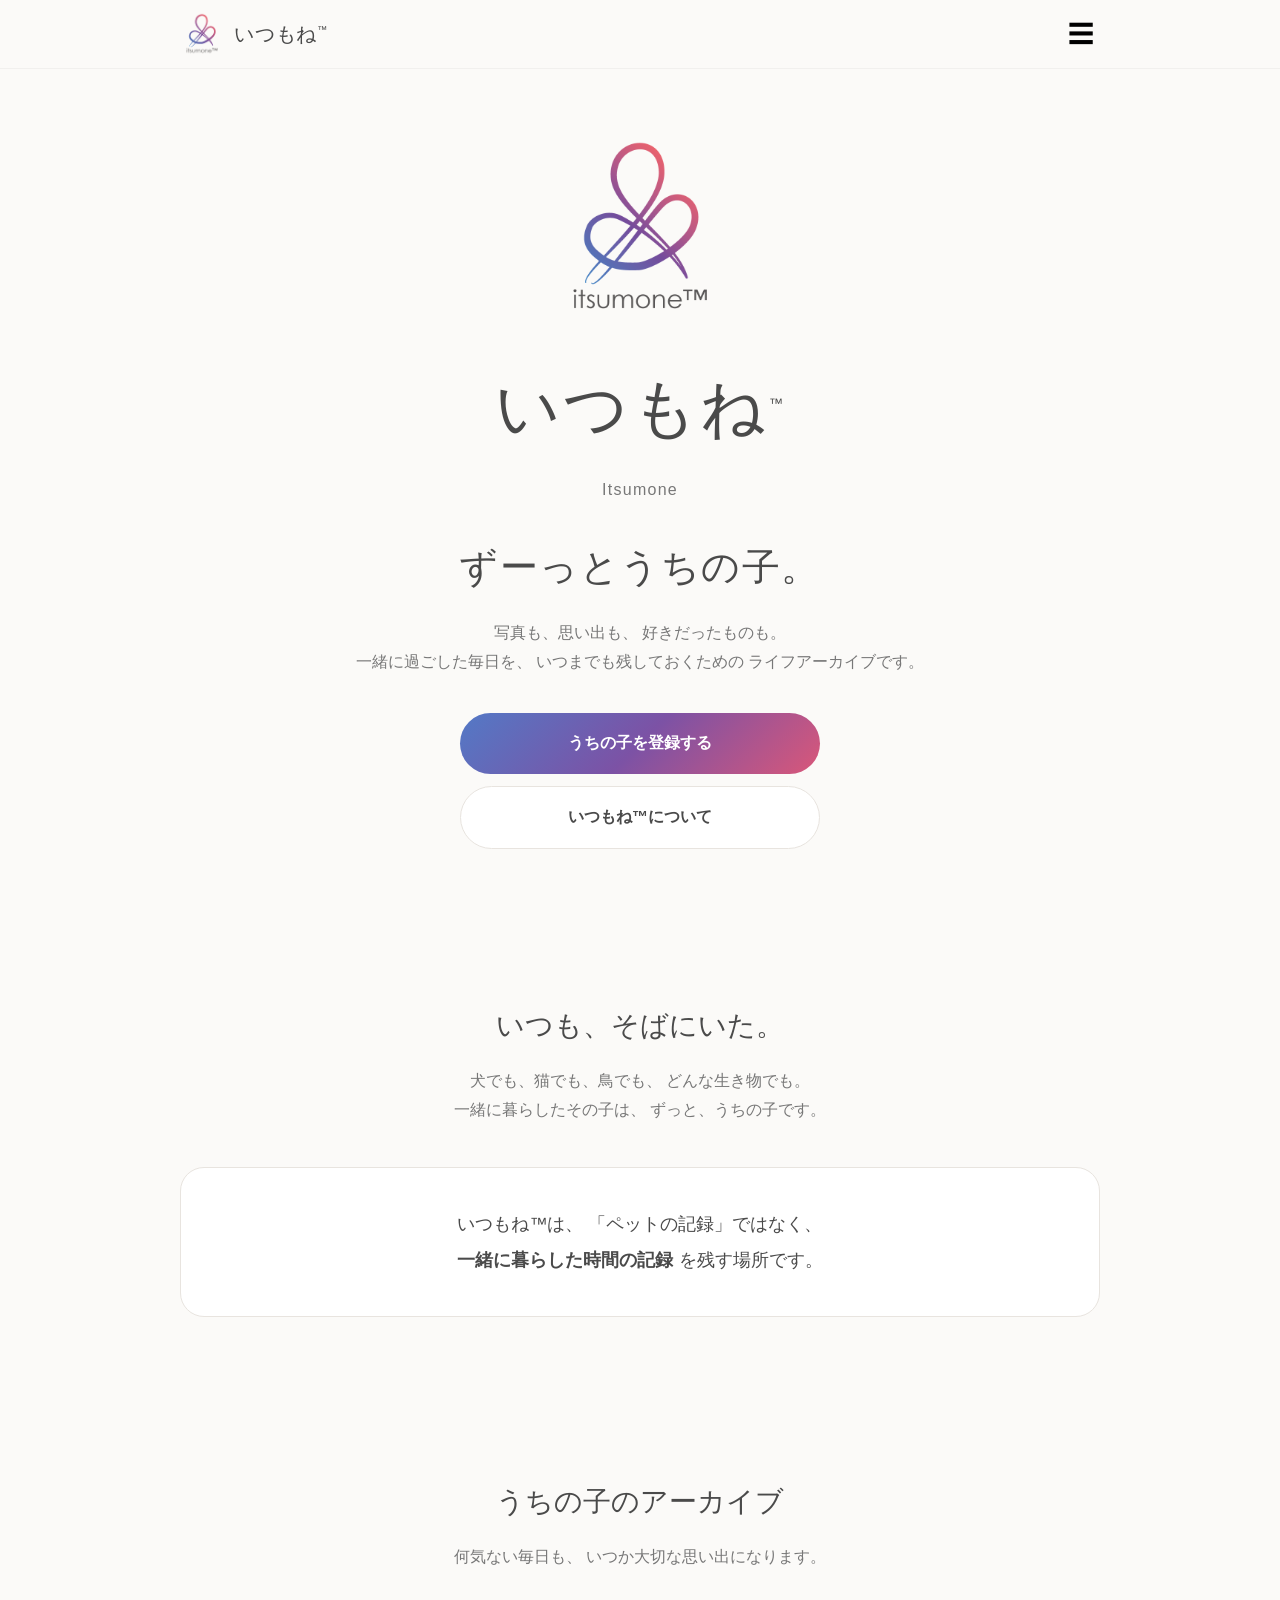
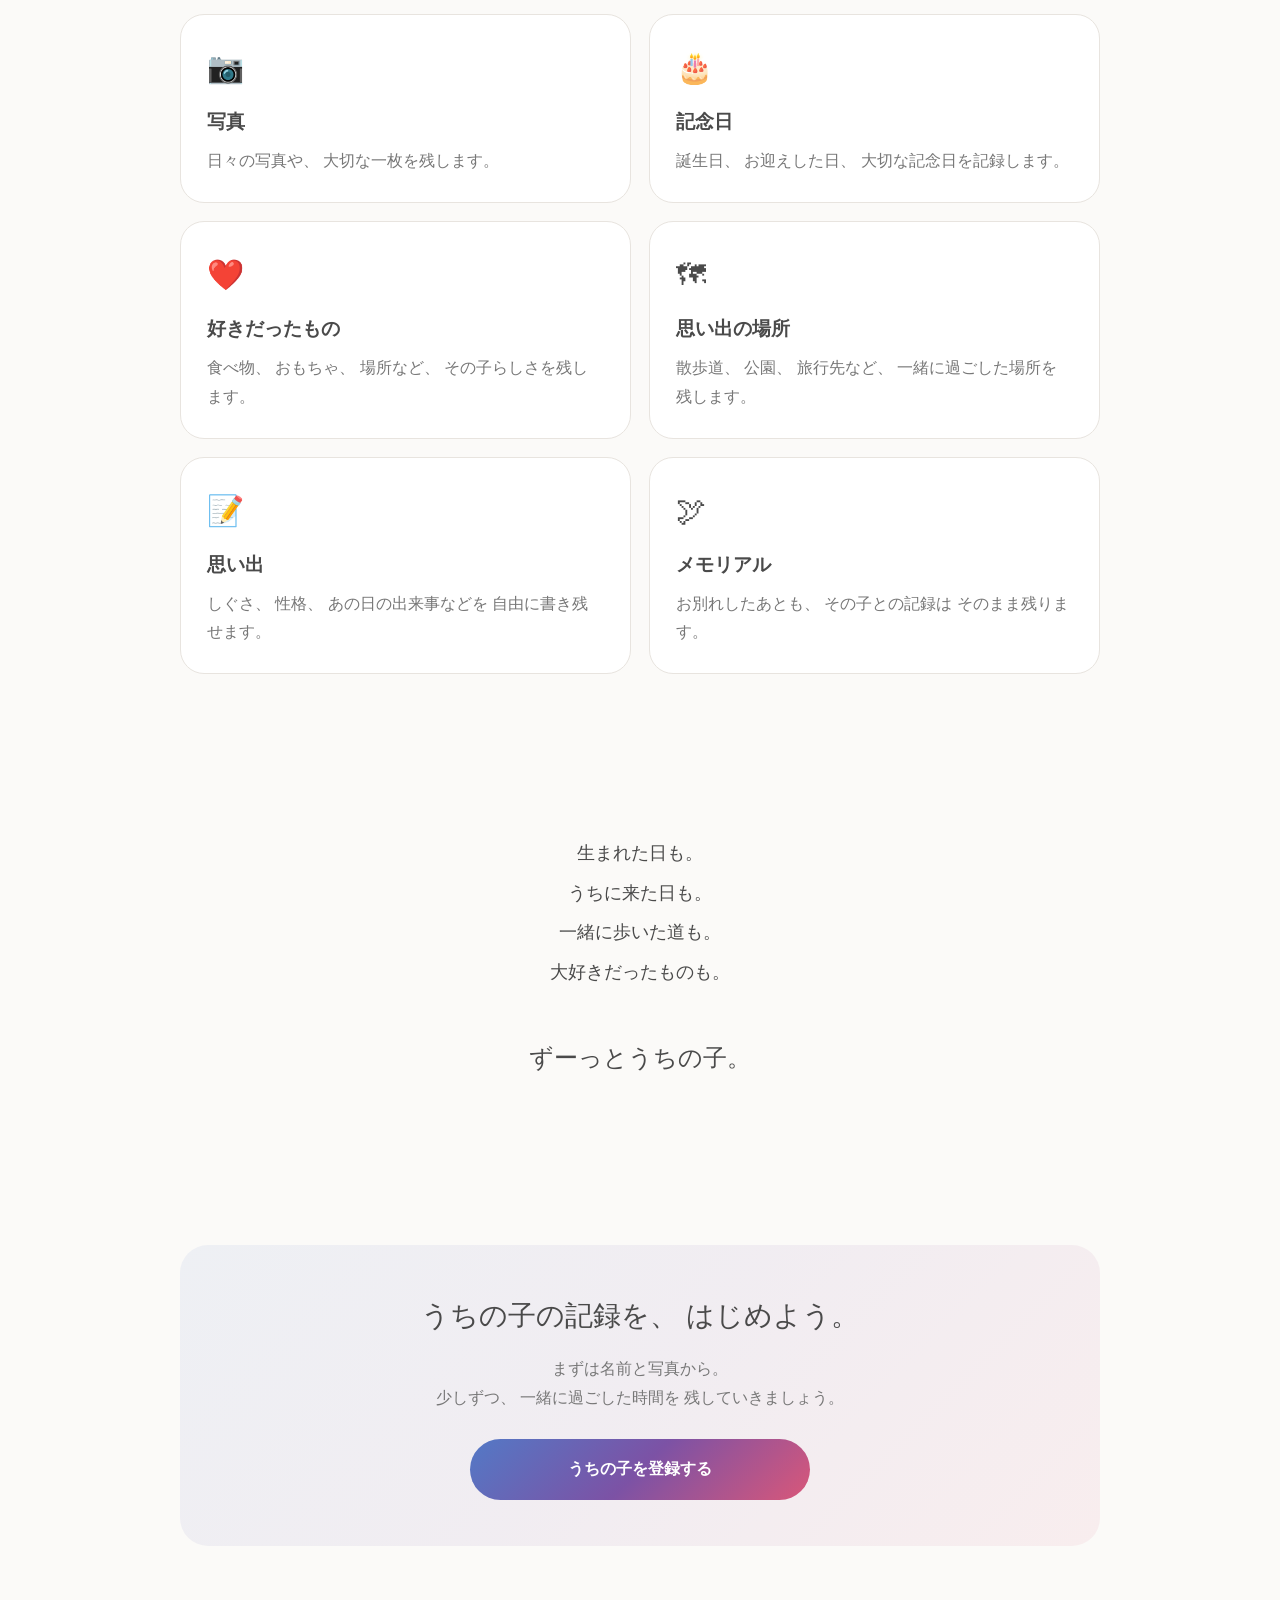
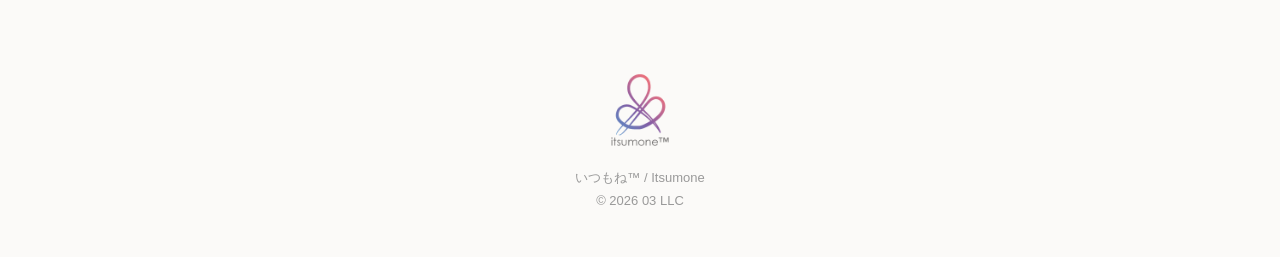
<file: index.html>
<!DOCTYPE html>
<html lang="ja">

<head>

  <!-- =========================================================
       基本設定
       ========================================================= -->

  <!-- 文字コード -->
  <meta charset="UTF-8">

  <!-- スマートフォン表示用 -->
  <meta name="viewport" content="width=device-width, initial-scale=1.0">

  <!-- ページタイトル -->
  <title>いつもね™｜ずーっとうちの子。</title>

  <!-- 検索エンジンやSNS向けの説明 -->
  <meta
    name="description"
    content="いつもね™は、うちの子との毎日、写真、記念日、好きだったもの、思い出を残していくライフアーカイブです。"
  >

  <!-- ブラウザUIのテーマカラー -->
  <meta name="theme-color" content="#ffffff">


  <!-- =========================================================
       favicon / PWA用アイコン
       ========================================================= -->

  <!--
    今回は icons フォルダ内の画像を使用します。

    フォルダ構成の想定：

    itsumone/
    ├─ index.html
    └─ icons/
       ├─ icon-192.png
       └─ icon-512.png
  -->

  <!-- 一般的なブラウザ用アイコン -->
  <link
    rel="icon"
    type="image/png"
    sizes="192x192"
    href="icons/icon-192.png"
  >

  <!-- Apple端末でホーム画面に追加したときのアイコン -->
  <link
    rel="apple-touch-icon"
    href="icons/icon-192.png"
  >


  <!-- =========================================================
       CSS
       今は index.html 内に直接書いています。
       将来的には style.css に分けてもOKです。
       ========================================================= -->

  <link rel="stylesheet" href="style.css">

</head>


<body>


  <!-- =========================================================
       ヘッダー
       ========================================================= -->

  <header>

    <div class="container header-inner">

      <!--
        左側ロゴ
        クリックするとトップページへ戻ります
      -->
      <a href="index.html" class="brand">

        <!--
          文字なしの192pxロゴマーク
        -->
        <img
          src="icons/icon-192.png"
          alt="いつもね"
          class="brand-mark"
        >

        <!-- 日本語ブランド名 -->
        <div class="brand-name">

          いつもね<sup>™</sup>

        </div>

      </a>


      <!--
        将来、メニューを開くためのボタン
        今はまだクリック動作は入れていません
      -->
      <button
        class="menu-button"
        aria-label="メニュー"
      >
        ☰
      </button>

    </div>

  </header>



  <!-- =========================================================
       メインコンテンツ
       ========================================================= -->

  <main>


    <!-- =======================================================
         ヒーロー
         最初に表示される一番重要なエリア
         ======================================================= -->

    <section class="hero">

      <div class="container">


        <!--
          大きな文字なしロゴ
          512px画像を使用
        -->
        <img
          src="icons/icon-512.png"
          alt="いつもね"
          class="hero-logo"
        >


        <!-- 日本語ブランド名 -->
        <h1>

          いつもね<sup>™</sup>

        </h1>


        <!-- 英字ブランド名 -->
        <p class="hero-sub">

          Itsumone

        </p>


        <!-- メインキャッチ -->
        <p class="catch">

          ずーっとうちの子。

        </p>


        <!-- サービス説明 -->
        <p class="lead">

          写真も、思い出も、
          好きだったものも。

          <br>

          一緒に過ごした毎日を、
          いつまでも残しておくための
          ライフアーカイブです。

        </p>


        <!-- ボタン -->
        <div class="hero-buttons">


          <!--
            将来 register.html を作ったら
            登録画面へ移動します
          -->
          <a
            href="register.html"
            class="btn btn-primary"
          >

            うちの子を登録する

          </a>


          <!--
            ページ内の説明部分へ移動
          -->
          <a
            href="#about"
            class="btn btn-secondary"
          >

            いつもね™について

          </a>

        </div>

      </div>

    </section>



    <!-- =======================================================
         サービス思想
         ======================================================= -->

    <section id="about">

      <div class="container">


        <h2 class="section-title">

          いつも、そばにいた。

        </h2>


        <p class="section-lead">

          犬でも、猫でも、鳥でも、
          どんな生き物でも。

          <br>

          一緒に暮らしたその子は、
          ずっと、うちの子です。

        </p>


        <div class="message-box">

          <p>

            いつもね™は、
            「ペットの記録」ではなく、

            <br>

            <strong>

              一緒に暮らした時間の記録

            </strong>

            を残す場所です。

          </p>

        </div>

      </div>

    </section>



    <!-- =======================================================
         うちの子アーカイブ
         ======================================================= -->

    <section>

      <div class="container">


        <h2 class="section-title">

          うちの子のアーカイブ

        </h2>


        <p class="section-lead">

          何気ない毎日も、
          いつか大切な思い出になります。

        </p>


        <div class="features">


          <!-- 写真 -->
          <div class="feature-card">

            <div class="feature-icon">
              📷
            </div>

            <h3>
              写真
            </h3>

            <p>

              日々の写真や、
              大切な一枚を残します。

            </p>

          </div>



          <!-- 記念日 -->
          <div class="feature-card">

            <div class="feature-icon">
              🎂
            </div>

            <h3>
              記念日
            </h3>

            <p>

              誕生日、
              お迎えした日、
              大切な記念日を記録します。

            </p>

          </div>



          <!-- 好きだったもの -->
          <div class="feature-card">

            <div class="feature-icon">
              ❤️
            </div>

            <h3>
              好きだったもの
            </h3>

            <p>

              食べ物、
              おもちゃ、
              場所など、
              その子らしさを残します。

            </p>

          </div>



          <!-- 思い出の場所 -->
          <div class="feature-card">

            <div class="feature-icon">
              🗺
            </div>

            <h3>
              思い出の場所
            </h3>

            <p>

              散歩道、
              公園、
              旅行先など、
              一緒に過ごした場所を残します。

            </p>

          </div>



          <!-- 思い出 -->
          <div class="feature-card">

            <div class="feature-icon">
              📝
            </div>

            <h3>
              思い出
            </h3>

            <p>

              しぐさ、
              性格、
              あの日の出来事などを
              自由に書き残せます。

            </p>

          </div>



          <!-- メモリアル -->
          <div class="feature-card">

            <div class="feature-icon">
              🕊
            </div>

            <h3>
              メモリアル
            </h3>

            <p>

              お別れしたあとも、
              その子との記録は
              そのまま残ります。

            </p>

          </div>


        </div>

      </div>

    </section>



    <!-- =======================================================
         ストーリー
         ======================================================= -->

    <section class="story">

      <div class="container">


        <div class="story-lines">

          生まれた日も。

          <br>

          うちに来た日も。

          <br>

          一緒に歩いた道も。

          <br>

          大好きだったものも。

          <br><br>

          <strong>

            ずーっとうちの子。

          </strong>

        </div>

      </div>

    </section>



    <!-- =======================================================
         最後の登録導線
         ======================================================= -->

    <section>

      <div class="container">


        <div class="cta-box">


          <h2>

            うちの子の記録を、
            はじめよう。

          </h2>


          <p>

            まずは名前と写真から。

            <br>

            少しずつ、
            一緒に過ごした時間を
            残していきましょう。

          </p>


          <!-- 登録ページ -->
          <a
            href="register.html"
            class="btn btn-primary"
          >

            うちの子を登録する

          </a>


        </div>

      </div>

    </section>


  </main>



  <!-- =========================================================
       フッター
       ========================================================= -->

  <footer>

    <div class="container">


      <!-- 小さなロゴ -->
      <img
        src="icons/icon-192.png"
        alt=""
        class="footer-logo"
      >


      <!-- ブランド名 -->
      <div>

        いつもね™ / Itsumone

      </div>


      <!-- コピーライト -->
      <div>

        © 2026 03 LLC

      </div>


    </div>

  </footer>


</body>

</html>
</file>
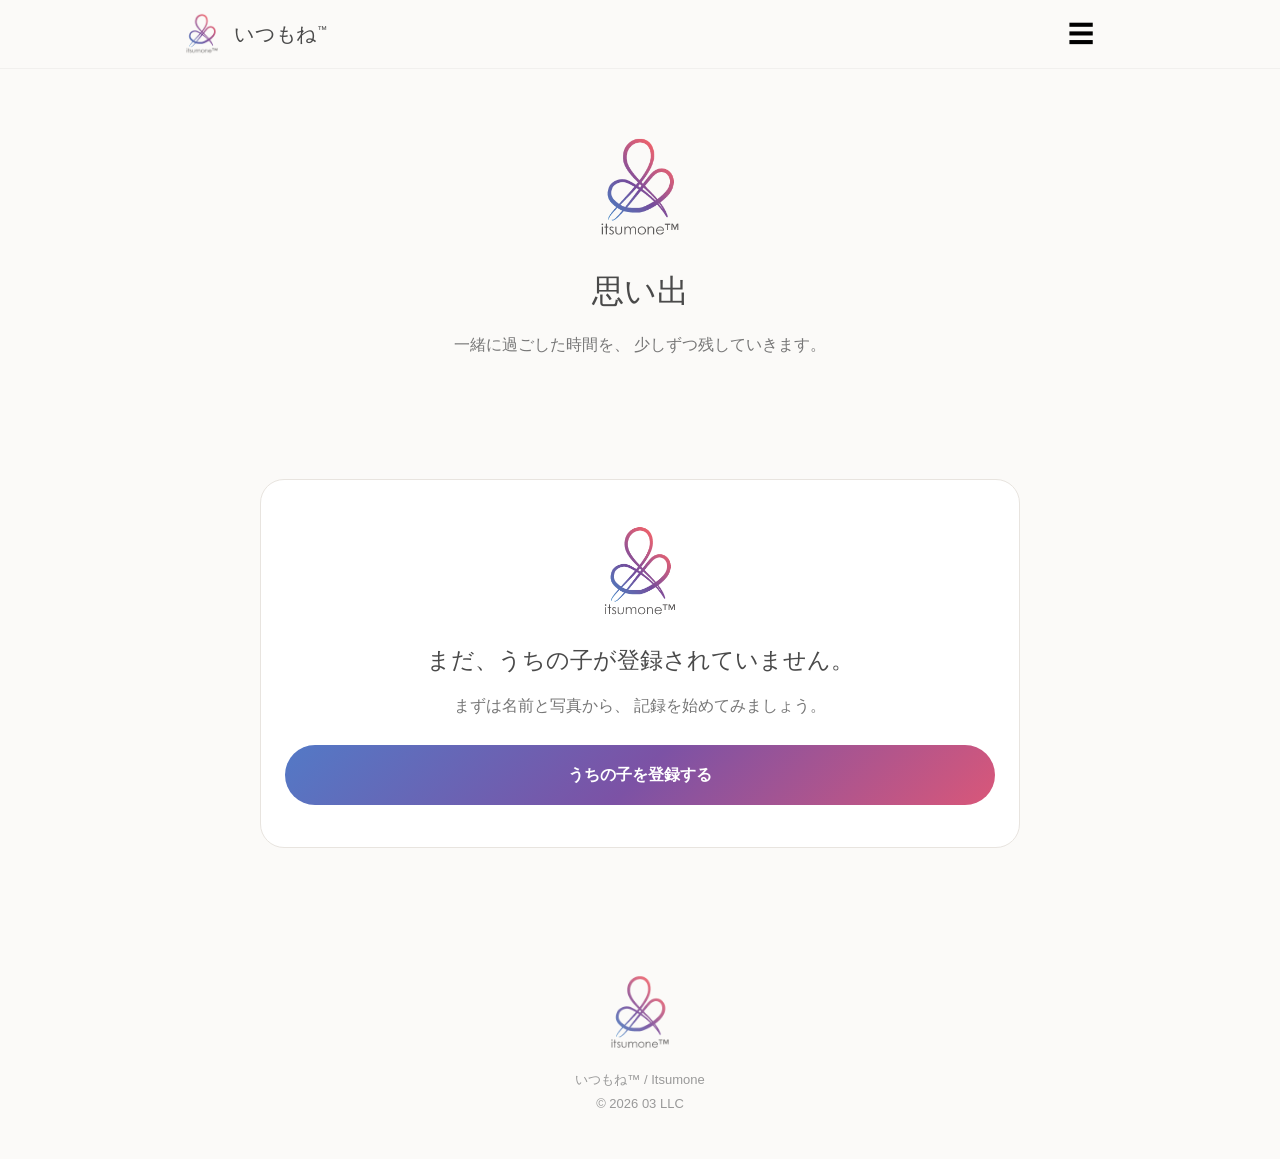
<file: memories.html>
<!DOCTYPE html>
<html lang="ja">

<head>

  <!-- =========================================================
       基本設定
       ========================================================= -->

  <meta charset="UTF-8">

  <meta
    name="viewport"
    content="width=device-width, initial-scale=1.0"
  >

  <title>思い出｜いつもね™</title>

  <meta
    name="description"
    content="いつもね™に登録した、うちの子との思い出や写真、記念日を振り返るアーカイブページです。"
  >

  <meta
    name="theme-color"
    content="#ffffff"
  >


  <!-- =========================================================
       共通CSS
       ========================================================= -->

  <link
    rel="stylesheet"
    href="style.css"
  >


  <!-- =========================================================
       アイコン
       ========================================================= -->

  <link
    rel="icon"
    type="image/png"
    sizes="192x192"
    href="icons/icon-192.png"
  >

  <link
    rel="apple-touch-icon"
    href="icons/icon-192.png"
  >


  <!-- =========================================================
       memories.html 専用CSS
       ========================================================= -->

  <style>

    /* ---------------------------------------------------------
       全体
       --------------------------------------------------------- */

    .memories-wrap {
      max-width: 760px;
      margin: 0 auto;
    }


    /* ---------------------------------------------------------
       現在のうちの子
       --------------------------------------------------------- */

    .current-pet {
      display: flex;
      align-items: center;
      gap: 16px;

      margin-bottom: 30px;

      padding: 18px 20px;

      background: white;

      border: 1px solid var(--line);
      border-radius: var(--radius);
    }


    .current-pet-photo {
      width: 72px;
      height: 72px;

      flex-shrink: 0;

      border-radius: 50%;

      object-fit: cover;

      background: #f2efeb;

      border: 1px solid var(--line);
    }


    .current-pet-info {
      flex: 1;
    }


    .current-pet-name {
      margin: 0;

      font-size: 22px;
      font-weight: 500;
    }


    .current-pet-sub {
      margin-top: 4px;

      color: var(--subtext);

      font-size: 13px;
    }


    /* ---------------------------------------------------------
       セクション
       --------------------------------------------------------- */

    .memory-section {
      margin-top: 38px;
    }


    .memory-section-title {
      margin: 0 0 16px;

      font-size: 21px;
      font-weight: 600;
    }


    /* ---------------------------------------------------------
       プロフィール写真
       --------------------------------------------------------- */

    .main-photo-card {
      overflow: hidden;

      background: white;

      border: 1px solid var(--line);
      border-radius: var(--radius);
    }


    .main-photo-image {
      width: 100%;

      aspect-ratio: 4 / 3;

      object-fit: cover;

      background: #f2efeb;
    }


    .main-photo-body {
      padding: 20px;
    }


    .main-photo-body h3 {
      margin: 0 0 6px;

      font-size: 18px;
    }


    .main-photo-body p {
      margin: 0;

      color: var(--subtext);
    }


    /* ---------------------------------------------------------
       タイムライン
       --------------------------------------------------------- */

    .timeline {
      position: relative;

      margin: 0;
      padding: 0;

      list-style: none;
    }


    .timeline::before {
      content: "";

      position: absolute;

      left: 13px;
      top: 8px;
      bottom: 8px;

      width: 2px;

      background: var(--line);
    }


    .timeline-item {
      position: relative;

      padding-left: 42px;

      margin-bottom: 22px;
    }


    .timeline-dot {
      position: absolute;

      left: 6px;
      top: 8px;

      width: 16px;
      height: 16px;

      border-radius: 50%;

      background:
        linear-gradient(
          135deg,
          var(--blue),
          var(--purple),
          var(--pink)
        );

      box-shadow:
        0 0 0 4px var(--bg);
    }


    .timeline-card {
      padding: 20px;

      background: white;

      border: 1px solid var(--line);
      border-radius: var(--radius-small);
    }


    .timeline-date {
      margin-bottom: 4px;

      color: var(--subtext);

      font-size: 13px;
    }


    .timeline-title {
      margin: 0 0 6px;

      font-size: 18px;
      font-weight: 600;
    }


    .timeline-text {
      margin: 0;

      color: var(--subtext);

      white-space: pre-wrap;
    }


    /* ---------------------------------------------------------
       その子らしさ
       --------------------------------------------------------- */

    .memory-grid {
      display: grid;
      gap: 18px;
    }


    .memory-card {
      padding: 24px;

      background: white;

      border: 1px solid var(--line);
      border-radius: var(--radius);
    }


    .memory-card-icon {
      margin-bottom: 8px;

      font-size: 28px;
    }


    .memory-card h3 {
      margin: 0 0 8px;

      font-size: 18px;
    }


    .memory-card p {
      margin: 0;

      color: var(--subtext);

      white-space: pre-wrap;
    }


    /* =========================================================
       追加された思い出
       ========================================================= */

    .added-memory-list {
      display: grid;
      gap: 20px;
    }


    .added-memory-card {
      overflow: hidden;

      background: white;

      border: 1px solid var(--line);
      border-radius: var(--radius);
    }


    .added-memory-photo {
      width: 100%;

      aspect-ratio: 4 / 3;

      object-fit: cover;

      background: #f2efeb;
    }


    .added-memory-body {
      padding: 22px;
    }


    .added-memory-meta {
      display: flex;
      flex-wrap: wrap;
      gap: 8px;

      margin-bottom: 10px;
    }


    .memory-date-badge,
    .memory-category-badge,
    .memory-place-badge {
      display: inline-block;

      padding: 4px 9px;

      border-radius: 999px;

      background: #f4f1ee;

      color: var(--subtext);

      font-size: 12px;
    }


    .added-memory-title {
      margin: 0 0 10px;

      font-size: 20px;
      font-weight: 600;
    }


    .added-memory-text {
      margin: 0;

      color: var(--subtext);

      line-height: 1.9;

      white-space: pre-wrap;
    }


    /* ---------------------------------------------------------
       編集・削除ボタン
       --------------------------------------------------------- */

    .memory-card-actions {
      display: flex;
      gap: 10px;

      margin-top: 18px;
    }


    .memory-action-btn {
      flex: 1;

      padding: 10px 14px;

      border-radius: 999px;

      text-align: center;

      font-size: 14px;

      cursor: pointer;
    }


    /* 編集 */
    .memory-edit-btn {
      background: white;

      border: 1px solid var(--line);
    }


    /* 削除 */
    .memory-delete-btn {
      background: white;

      color: #a94b4b;

      border: 1px solid #e8caca;
    }


    .memory-delete-btn:hover {
      background: #fff6f6;
    }


    /* ---------------------------------------------------------
       思い出なし
       --------------------------------------------------------- */

    .no-memories {
      padding: 34px 24px;

      text-align: center;

      background: white;

      border: 1px solid var(--line);
      border-radius: var(--radius);
    }


    .no-memories p {
      margin: 0 0 22px;

      color: var(--subtext);
    }


    /* ---------------------------------------------------------
       下部ボタン
       --------------------------------------------------------- */

    .memory-actions {
      display: grid;
      gap: 12px;

      margin-top: 36px;
    }


    /* ---------------------------------------------------------
       登録なし
       --------------------------------------------------------- */

    .empty-state {
      padding: 42px 24px;

      text-align: center;

      background: white;

      border: 1px solid var(--line);
      border-radius: var(--radius);
    }


    .empty-state img {
      width: 100px;

      margin: 0 auto 18px;
    }


    .empty-state h2 {
      margin: 0 0 10px;

      font-size: 23px;
      font-weight: 500;
    }


    .empty-state p {
      margin: 0 0 24px;

      color: var(--subtext);
    }


    /* ---------------------------------------------------------
       PC表示
       --------------------------------------------------------- */

    @media (min-width: 700px) {

      .memory-grid {
        grid-template-columns:
          repeat(2, 1fr);
      }

    }

  </style>

</head>


<body>


  <!-- =========================================================
       ヘッダー
       ========================================================= -->

  <header>

    <div class="container header-inner">

      <a
        href="index.html"
        class="brand"
      >

        <img
          src="icons/icon-192.png"
          alt="いつもね"
          class="brand-mark"
        >

        <div class="brand-name">
          いつもね<sup>™</sup>
        </div>

      </a>


      <button
        class="menu-button"
        aria-label="メニュー"
        type="button"
      >
        ☰
      </button>

    </div>

  </header>



  <!-- =========================================================
       メイン
       ========================================================= -->

  <main>


    <!-- =======================================================
         ページタイトル
         ======================================================= -->

    <section class="page-hero">

      <div class="container">

        <img
          src="icons/icon-192.png"
          alt=""
          class="page-logo"
        >

        <h1 class="page-title">
          思い出
        </h1>

        <p class="page-subtitle">
          一緒に過ごした時間を、
          少しずつ残していきます。
        </p>

      </div>

    </section>



    <!-- =======================================================
         思い出一覧
         ======================================================= -->

    <section>

      <div class="container">

        <div
          id="memories-root"
          class="memories-wrap"
        >
        </div>

      </div>

    </section>


  </main>



  <!-- =========================================================
       フッター
       ========================================================= -->

  <footer>

    <div class="container">

      <img
        src="icons/icon-192.png"
        alt=""
        class="footer-logo"
      >

      <div>
        いつもね™ / Itsumone
      </div>

      <div>
        © 2026 03 LLC
      </div>

    </div>

  </footer>



  <!-- =========================================================
       JavaScript
       ========================================================= -->

  <script>

    /* =========================================================
       「うちの子」一覧を読む
       ========================================================= */

    const pets =
      JSON.parse(
        localStorage.getItem("itsumonePets") || "[]"
      );


    /* =========================================================
       現在選択中のうちの子ID
       ========================================================= */

    const currentPetId =
      localStorage.getItem("itsumoneCurrentPet");


    /* =========================================================
       表示先
       ========================================================= */

    const memoriesRoot =
      document.getElementById("memories-root");


    /* =========================================================
       HTMLエスケープ
       ========================================================= */

    function escapeHtml(value) {

      return String(value ?? "")
        .replaceAll("&", "&amp;")
        .replaceAll("<", "&lt;")
        .replaceAll(">", "&gt;")
        .replaceAll('"', "&quot;")
        .replaceAll("'", "&#039;");

    }


    /* =========================================================
       日付表示
       ========================================================= */

    function formatDate(dateString) {

      if (!dateString) {
        return "";
      }


      const date =
        new Date(
          dateString + "T00:00:00"
        );


      if (
        Number.isNaN(
          date.getTime()
        )
      ) {

        return dateString;

      }


      return (
        date.getFullYear() +
        "年" +
        (date.getMonth() + 1) +
        "月" +
        date.getDate() +
        "日"
      );

    }


    /* =========================================================
       現在のうちの子を取得
       ========================================================= */

    function getCurrentPet() {

      if (pets.length === 0) {
        return null;
      }


      if (currentPetId) {

        const found =
          pets.find(
            pet =>
              String(pet.id) ===
              String(currentPetId)
          );


        if (found) {
          return found;
        }

      }


      return pets[pets.length - 1];

    }


    /* =========================================================
       基本プロフィールからタイムラインを作る
       ========================================================= */

    function buildTimeline(pet) {

      const items = [];


      if (pet.birthday) {

        items.push({

          date:
            pet.birthday,

          title:
            "生まれた日",

          text:
            `${escapeHtml(pet.name)}の誕生日`

        });

      }


      if (pet.welcomeDay) {

        items.push({

          date:
            pet.welcomeDay,

          title:
            "うちに来た日",

          text:
            "家族になった大切な日"

        });

      }


      if (pet.farewellDay) {

        items.push({

          date:
            pet.farewellDay,

          title:
            "お別れした日",

          text:
            "一緒に過ごした時間を、これからも。"

        });

      }


      items.sort(
        (a, b) =>
          new Date(a.date) -
          new Date(b.date)
      );


      return items;

    }


    /* =========================================================
       追加された思い出を取得
       
       ここでは毎回 localStorage から読み直します。
       削除後すぐに再描画できるようにするためです。
       ========================================================= */

    function getAllMemories() {

      return JSON.parse(
        localStorage.getItem("itsumoneMemories") || "[]"
      );

    }


    /* =========================================================
       現在の子の思い出だけ取り出す
       ========================================================= */

    function getPetMemories(pet) {

      const memories =
        getAllMemories();


      return memories.filter(
        memory =>
          String(memory.petId) ===
          String(pet.id)
      );

    }


    /* =========================================================
       思い出を並び替える
       ========================================================= */

    function sortMemories(memories) {

      return [...memories].sort(
        (a, b) => {

          /* 両方に日付あり */
          if (a.date && b.date) {

            return (
              new Date(b.date) -
              new Date(a.date)
            );

          }


          /* aだけ日付あり */
          if (a.date && !b.date) {
            return -1;
          }


          /* bだけ日付あり */
          if (!a.date && b.date) {
            return 1;
          }


          /* どちらも日付なし */
          return (
            new Date(b.createdAt || 0) -
            new Date(a.createdAt || 0)
          );

        }
      );

    }


    /* =========================================================
       思い出削除
       ========================================================= */

    function deleteMemory(memoryId) {

      /* ---------------------------------------------------------
         本当に削除するか確認
         --------------------------------------------------------- */

      const ok =
        confirm(
          "この思い出を削除しますか？\n\n" +
          "削除した内容は元に戻せません。"
        );


      /* キャンセル */
      if (!ok) {
        return;
      }


      /* ---------------------------------------------------------
         全思い出を読む
         --------------------------------------------------------- */

      const memories =
        getAllMemories();


      /* ---------------------------------------------------------
         対象ID以外を残す
         --------------------------------------------------------- */

      const updatedMemories =
        memories.filter(
          memory =>
            String(memory.id) !==
            String(memoryId)
        );


      /* ---------------------------------------------------------
         localStorageへ保存
         --------------------------------------------------------- */

      localStorage.setItem(
        "itsumoneMemories",
        JSON.stringify(updatedMemories)
      );


      /* ---------------------------------------------------------
         表示を更新
         --------------------------------------------------------- */

      renderMemories();

    }


    /* =========================================================
       追加思い出のHTMLを作る
       ========================================================= */

    function buildAddedMemoriesHtml(pet) {

      const petMemories =
        getPetMemories(pet);


      const sortedMemories =
        sortMemories(petMemories);


      /* ---------------------------------------------------------
         まだ思い出が無い場合
         --------------------------------------------------------- */

      if (sortedMemories.length === 0) {

        return `

          <div class="memory-section">

            <h2 class="memory-section-title">
              思い出の記録
            </h2>

            <div class="no-memories">

              <p>
                まだ追加された思い出はありません。
                <br>
                写真でも、出来事でも、
                何気ない一日でも残してみましょう。
              </p>

              <a
                href="memory-add.html"
                class="btn btn-primary"
              >
                最初の思い出を追加する
              </a>

            </div>

          </div>

        `;

      }


      /* ---------------------------------------------------------
         各思い出カード
         --------------------------------------------------------- */

      const cardsHtml =
        sortedMemories
          .map(
            memory => {

              /* 写真 */
              const photoHtml =
                memory.photo
                  ? `
                    <img
                      src="${memory.photo}"
                      alt="${escapeHtml(memory.title)}"
                      class="added-memory-photo"
                    >
                  `
                  : "";


              /* 日付 */
              const dateHtml =
                memory.date
                  ? `
                    <span class="memory-date-badge">
                      ${formatDate(memory.date)}
                    </span>
                  `
                  : `
                    <span class="memory-date-badge">
                      日付なし
                    </span>
                  `;


              /* カテゴリ */
              const categoryHtml =
                memory.category
                  ? `
                    <span class="memory-category-badge">
                      ${escapeHtml(memory.category)}
                    </span>
                  `
                  : "";


              /* 場所 */
              const placeHtml =
                memory.place
                  ? `
                    <span class="memory-place-badge">
                      📍 ${escapeHtml(memory.place)}
                    </span>
                  `
                  : "";


              /* 本文 */
              const textHtml =
                memory.text
                  ? `
                    <p class="added-memory-text">
                      ${escapeHtml(memory.text)}
                    </p>
                  `
                  : "";


              /* -------------------------------------------------
                 編集URL
                 
                 memory-edit.htmlへ思い出IDを渡します
                 ------------------------------------------------- */

              const editUrl =
                `memory-edit.html?id=${encodeURIComponent(memory.id)}`;


              /* -------------------------------------------------
                 カード本体
                 ------------------------------------------------- */

              return `

                <article class="added-memory-card">

                  ${photoHtml}

                  <div class="added-memory-body">

                    <div class="added-memory-meta">

                      ${dateHtml}

                      ${categoryHtml}

                      ${placeHtml}

                    </div>


                    <h3 class="added-memory-title">
                      ${escapeHtml(memory.title)}
                    </h3>


                    ${textHtml}


                    <!-- =======================================
                         編集・削除
                         ======================================= -->

                    <div class="memory-card-actions">

                      <!-- 編集 -->
                      <a
                        href="${editUrl}"
                        class="memory-action-btn memory-edit-btn"
                      >
                        編集
                      </a>


                      <!-- 削除 -->
                      <button
                        type="button"
                        class="memory-action-btn memory-delete-btn"
                        data-memory-id="${memory.id}"
                      >
                        削除
                      </button>

                    </div>

                  </div>

                </article>

              `;

            }
          )
          .join("");


      return `

        <div class="memory-section">

          <h2 class="memory-section-title">
            思い出の記録
          </h2>

          <div class="added-memory-list">

            ${cardsHtml}

          </div>

        </div>

      `;

    }


    /* =========================================================
       メイン表示
       ========================================================= */

    function renderMemories() {

      const pet =
        getCurrentPet();


      /* ---------------------------------------------------------
         うちの子未登録
         --------------------------------------------------------- */

      if (!pet) {

        memoriesRoot.innerHTML = `

          <div class="empty-state">

            <img
              src="icons/icon-192.png"
              alt=""
            >

            <h2>
              まだ、うちの子が登録されていません。
            </h2>

            <p>
              まずは名前と写真から、
              記録を始めてみましょう。
            </p>

            <a
              href="register.html"
              class="btn btn-primary"
            >
              うちの子を登録する
            </a>

          </div>

        `;

        return;

      }


      /* ---------------------------------------------------------
         プロフィール写真
         --------------------------------------------------------- */

      const photo =
        pet.photo
          ? pet.photo
          : "icons/icon-192.png";


      /* ---------------------------------------------------------
         サブ情報
         --------------------------------------------------------- */

      const subParts = [];


      if (pet.species) {

        subParts.push(
          escapeHtml(pet.species)
        );

      }


      if (pet.nickname) {

        subParts.push(
          `呼び名：${escapeHtml(pet.nickname)}`
        );

      }


      const subText =
        subParts.join("・");


      /* ---------------------------------------------------------
         大切な日
         --------------------------------------------------------- */

      const timeline =
        buildTimeline(pet);


      let timelineHtml = "";


      if (timeline.length > 0) {

        timelineHtml = `

          <div class="memory-section">

            <h2 class="memory-section-title">
              大切な日
            </h2>

            <ul class="timeline">

              ${timeline
                .map(
                  item => `

                    <li class="timeline-item">

                      <div class="timeline-dot"></div>

                      <div class="timeline-card">

                        <div class="timeline-date">
                          ${formatDate(item.date)}
                        </div>

                        <h3 class="timeline-title">
                          ${item.title}
                        </h3>

                        <p class="timeline-text">
                          ${item.text}
                        </p>

                      </div>

                    </li>

                  `
                )
                .join("")
              }

            </ul>

          </div>

        `;

      }


      /* ---------------------------------------------------------
         メイン写真
         --------------------------------------------------------- */

      const photoHtml = `

        <div class="memory-section">

          <h2 class="memory-section-title">
            写真
          </h2>

          <div class="main-photo-card">

            <img
              src="${photo}"
              alt="${escapeHtml(pet.name)}の写真"
              class="main-photo-image"
            >

            <div class="main-photo-body">

              <h3>
                ${escapeHtml(pet.name)}
              </h3>

              <p>
                いつもね、一緒に。
              </p>

            </div>

          </div>

        </div>

      `;


      /* ---------------------------------------------------------
         その子らしさ
         --------------------------------------------------------- */

      const cards = [];


      if (pet.favorites) {

        cards.push(`

          <div class="memory-card">

            <div class="memory-card-icon">
              ❤️
            </div>

            <h3>
              好きなもの
            </h3>

            <p>
              ${escapeHtml(pet.favorites)}
            </p>

          </div>

        `);

      }


      if (pet.personality) {

        cards.push(`

          <div class="memory-card">

            <div class="memory-card-icon">
              🐾
            </div>

            <h3>
              性格・しぐさ
            </h3>

            <p>
              ${escapeHtml(pet.personality)}
            </p>

          </div>

        `);

      }


      if (pet.firstMemory) {

        cards.push(`

          <div class="memory-card">

            <div class="memory-card-icon">
              📝
            </div>

            <h3>
              最初に残した思い出
            </h3>

            <p>
              ${escapeHtml(pet.firstMemory)}
            </p>

          </div>

        `);

      }


      let personalityHtml = "";


      if (cards.length > 0) {

        personalityHtml = `

          <div class="memory-section">

            <h2 class="memory-section-title">
              その子らしさ
            </h2>

            <div class="memory-grid">

              ${cards.join("")}

            </div>

          </div>

        `;

      }


      /* ---------------------------------------------------------
         追加思い出
         --------------------------------------------------------- */

      const addedMemoriesHtml =
        buildAddedMemoriesHtml(pet);


      /* ---------------------------------------------------------
         ページ本体
         --------------------------------------------------------- */

      memoriesRoot.innerHTML = `

        <!-- 現在のうちの子 -->
        <div class="current-pet">

          <img
            src="${photo}"
            alt="${escapeHtml(pet.name)}の写真"
            class="current-pet-photo"
          >

          <div class="current-pet-info">

            <h2 class="current-pet-name">
              ${escapeHtml(pet.name)}
            </h2>

            ${
              subText
                ? `
                  <div class="current-pet-sub">
                    ${subText}
                  </div>
                `
                : ""
            }

          </div>

        </div>


        <!-- メイン写真 -->
        ${photoHtml}


        <!-- 大切な日 -->
        ${timelineHtml}


        <!-- その子らしさ -->
        ${personalityHtml}


        <!-- 追加された思い出 -->
        ${addedMemoriesHtml}


        <!-- 下部操作 -->
        <div class="memory-actions">

          <a
            href="memory-add.html"
            class="btn btn-primary"
          >
            思い出を追加する
          </a>

          <a
            href="profile.html"
            class="btn btn-secondary"
          >
            プロフィールを見る
          </a>

          <a
            href="index.html"
            class="btn btn-secondary"
          >
            トップへ戻る
          </a>

        </div>

      `;


      /* ---------------------------------------------------------
         削除ボタンへイベントを付ける
         
         HTMLを書き換えたあとに行います
         --------------------------------------------------------- */

      const deleteButtons =
        document.querySelectorAll(
          ".memory-delete-btn"
        );


      deleteButtons.forEach(
        button => {

          button.addEventListener(
            "click",
            function () {

              const memoryId =
                this.dataset.memoryId;


              deleteMemory(memoryId);

            }
          );

        }
      );

    }


    /* =========================================================
       初回表示
       ========================================================= */

    renderMemories();

  </script>


</body>

</html>
</file>
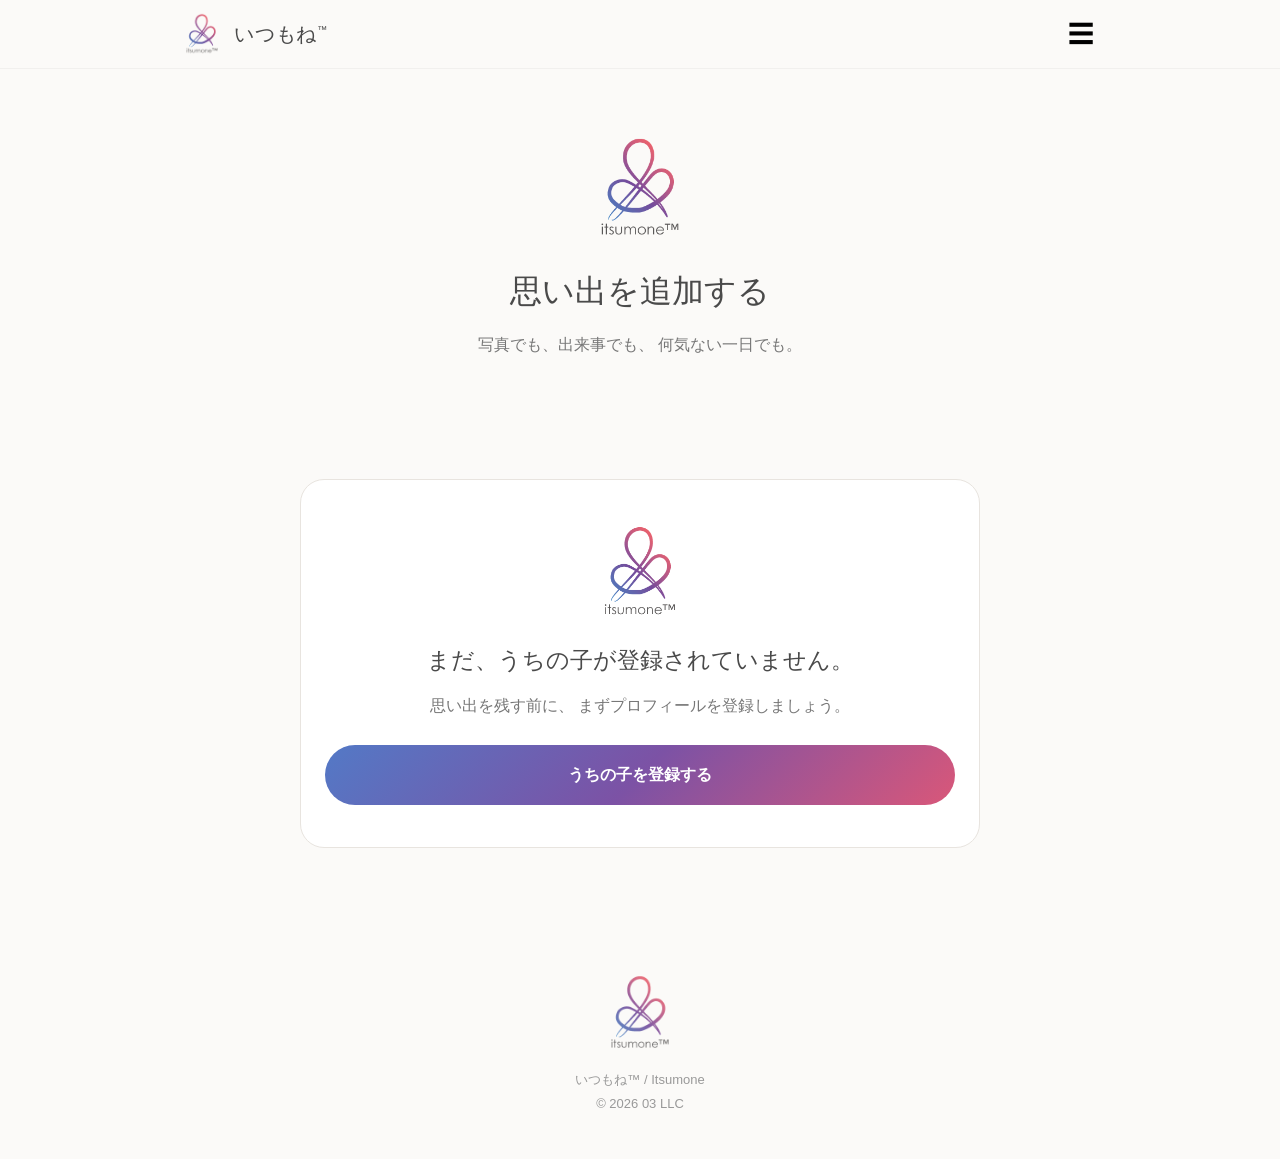
<file: memory-add.html>
<!DOCTYPE html>
<html lang="ja">

<head>

  <!-- =========================================================
       基本設定
       ========================================================= -->

  <!-- 文字コード -->
  <meta charset="UTF-8">

  <!-- スマートフォン対応 -->
  <meta
    name="viewport"
    content="width=device-width, initial-scale=1.0"
  >

  <!-- ページタイトル -->
  <title>思い出を追加する｜いつもね™</title>

  <!-- ページ説明 -->
  <meta
    name="description"
    content="いつもね™に、うちの子との写真や出来事、場所などの思い出を追加します。"
  >

  <!-- ブラウザUIのテーマカラー -->
  <meta
    name="theme-color"
    content="#ffffff"
  >


  <!-- =========================================================
       共通CSS
       ========================================================= -->

  <link
    rel="stylesheet"
    href="style.css"
  >


  <!-- =========================================================
       アイコン
       ========================================================= -->

  <link
    rel="icon"
    type="image/png"
    sizes="192x192"
    href="icons/icon-192.png"
  >

  <link
    rel="apple-touch-icon"
    href="icons/icon-192.png"
  >


  <!-- =========================================================
       memory-add.html 専用スタイル
       ========================================================= -->

  <style>

    /* ---------------------------------------------------------
       ページ全体
       --------------------------------------------------------- */

    .memory-add-wrap {
      max-width: 680px;
      margin: 0 auto;
    }


    /* ---------------------------------------------------------
       現在選択中のうちの子
       --------------------------------------------------------- */

    .current-pet-card {
      display: flex;

      align-items: center;

      gap: 14px;

      margin-bottom: 28px;

      padding: 16px 18px;

      background: white;

      border: 1px solid var(--line);

      border-radius: var(--radius);
    }


    .current-pet-photo {
      width: 64px;
      height: 64px;

      flex-shrink: 0;

      border-radius: 50%;

      object-fit: cover;

      background: #f2efeb;

      border: 1px solid var(--line);
    }


    .current-pet-name {
      margin: 0;

      font-size: 20px;

      font-weight: 500;
    }


    .current-pet-sub {
      margin-top: 3px;

      color: var(--subtext);

      font-size: 13px;
    }


    /* ---------------------------------------------------------
       写真登録
       --------------------------------------------------------- */

    .memory-photo-area {
      text-align: center;

      margin-bottom: 28px;
    }


    .memory-photo-preview {
      width: 100%;

      max-width: 420px;

      aspect-ratio: 4 / 3;

      margin: 0 auto 14px;

      object-fit: cover;

      background: #f2efeb;

      border: 1px solid var(--line);

      border-radius: var(--radius-small);
    }


    .memory-photo-button {
      display: inline-block;

      padding: 10px 18px;

      background: white;

      border: 1px solid var(--line);

      border-radius: 999px;

      cursor: pointer;
    }


    .memory-photo-input {
      display: none;
    }


    /* ---------------------------------------------------------
       任意表示
       --------------------------------------------------------- */

    .optional {
      margin-left: 6px;

      color: var(--subtext);

      font-size: 12px;

      font-weight: normal;
    }


    /* ---------------------------------------------------------
       カテゴリボタン
       --------------------------------------------------------- */

    .category-grid {
      display: grid;

      grid-template-columns:
        repeat(2, 1fr);

      gap: 10px;
    }


    .category-option {
      position: relative;
    }


    .category-option input {
      position: absolute;

      opacity: 0;

      pointer-events: none;
    }


    .category-option label {
      display: block;

      padding: 12px 14px;

      text-align: center;

      background: white;

      border: 1px solid var(--line);

      border-radius: 14px;

      cursor: pointer;

      transition: 0.2s;
    }


    .category-option input:checked + label {
      border-color: var(--purple);

      background:
        rgba(124, 82, 165, 0.08);
    }


    /* ---------------------------------------------------------
       保存ボタン
       --------------------------------------------------------- */

    .form-actions {
      margin-top: 34px;
    }


    .form-actions .btn {
      width: 100%;

      border: none;

      cursor: pointer;
    }


    .back-link {
      display: block;

      margin-top: 16px;

      text-align: center;

      color: var(--subtext);

      font-size: 14px;
    }


    /* ---------------------------------------------------------
       保存完了メッセージ
       --------------------------------------------------------- */

    .save-message {
      display: none;

      margin-top: 20px;

      padding: 16px 18px;

      text-align: center;

      background:
        rgba(124, 82, 165, 0.08);

      border-radius: var(--radius-small);
    }


    /* ---------------------------------------------------------
       登録データがない場合
       --------------------------------------------------------- */

    .empty-state {
      padding: 42px 24px;

      text-align: center;

      background: white;

      border: 1px solid var(--line);

      border-radius: var(--radius);
    }


    .empty-state img {
      width: 100px;

      margin: 0 auto 18px;
    }


    .empty-state h2 {
      margin: 0 0 10px;

      font-size: 23px;

      font-weight: 500;
    }


    .empty-state p {
      margin: 0 0 24px;

      color: var(--subtext);
    }


    /* ---------------------------------------------------------
       PC表示
       --------------------------------------------------------- */

    @media (min-width: 700px) {

      .category-grid {
        grid-template-columns:
          repeat(3, 1fr);
      }

    }

  </style>

</head>


<body>


  <!-- =========================================================
       ヘッダー
       ========================================================= -->

  <header>

    <div class="container header-inner">

      <!-- ロゴ＋ブランド名 -->
      <a
        href="index.html"
        class="brand"
      >

        <img
          src="icons/icon-192.png"
          alt="いつもね"
          class="brand-mark"
        >

        <div class="brand-name">
          いつもね<sup>™</sup>
        </div>

      </a>


      <!-- 将来メニュー用 -->
      <button
        class="menu-button"
        aria-label="メニュー"
        type="button"
      >
        ☰
      </button>

    </div>

  </header>



  <!-- =========================================================
       メイン
       ========================================================= -->

  <main>


    <!-- =======================================================
         ページタイトル
         ======================================================= -->

    <section class="page-hero">

      <div class="container">

        <img
          src="icons/icon-192.png"
          alt=""
          class="page-logo"
        >

        <h1 class="page-title">
          思い出を追加する
        </h1>

        <p class="page-subtitle">
          写真でも、出来事でも、
          何気ない一日でも。
        </p>

      </div>

    </section>



    <!-- =======================================================
         登録フォーム
         ======================================================= -->

    <section>

      <div class="container">

        <div
          id="memory-add-root"
          class="memory-add-wrap"
        >
        </div>

      </div>

    </section>


  </main>



  <!-- =========================================================
       フッター
       ========================================================= -->

  <footer>

    <div class="container">

      <img
        src="icons/icon-192.png"
        alt=""
        class="footer-logo"
      >

      <div>
        いつもね™ / Itsumone
      </div>

      <div>
        © 2026 03 LLC
      </div>

    </div>

  </footer>



  <!-- =========================================================
       JavaScript
       ========================================================= -->

  <script>

    /* =========================================================
       localStorageから「うちの子」データを読む
       ========================================================= */

    const pets =
      JSON.parse(
        localStorage.getItem("itsumonePets") || "[]"
      );


    /* 現在選択中のうちの子ID */
    const currentPetId =
      localStorage.getItem("itsumoneCurrentPet");


    /* 表示先 */
    const memoryAddRoot =
      document.getElementById("memory-add-root");


    /* =========================================================
       HTMLエスケープ
       ========================================================= */

    function escapeHtml(value) {

      return String(value ?? "")
        .replaceAll("&", "&amp;")
        .replaceAll("<", "&lt;")
        .replaceAll(">", "&gt;")
        .replaceAll('"', "&quot;")
        .replaceAll("'", "&#039;");

    }


    /* =========================================================
       現在選択中のうちの子を取得
       ========================================================= */

    function getCurrentPet() {

      /* 登録なし */
      if (pets.length === 0) {
        return null;
      }


      /* currentPetId がある場合 */
      if (currentPetId) {

        const found =
          pets.find(
            pet =>
              String(pet.id) ===
              String(currentPetId)
          );


        if (found) {
          return found;
        }

      }


      /* 見つからなければ最後に登録した子 */
      return pets[pets.length - 1];

    }


    /* =========================================================
       ページを組み立てる
       ========================================================= */

    function renderPage() {

      const pet =
        getCurrentPet();


      /* ---------------------------------------------------------
         うちの子がまだ登録されていない場合
         --------------------------------------------------------- */

      if (!pet) {

        memoryAddRoot.innerHTML = `

          <div class="empty-state">

            <img
              src="icons/icon-192.png"
              alt=""
            >

            <h2>
              まだ、うちの子が登録されていません。
            </h2>

            <p>
              思い出を残す前に、
              まずプロフィールを登録しましょう。
            </p>

            <a
              href="register.html"
              class="btn btn-primary"
            >
              うちの子を登録する
            </a>

          </div>

        `;

        return;
      }


      /* ---------------------------------------------------------
         写真
         --------------------------------------------------------- */

      const photo =
        pet.photo
          ? pet.photo
          : "icons/icon-192.png";


      /* ---------------------------------------------------------
         ページ本体
         --------------------------------------------------------- */

      memoryAddRoot.innerHTML = `

        <!-- ================================================
             現在選択中のうちの子
             ================================================ -->

        <div class="current-pet-card">

          <img
            src="${photo}"
            alt="${escapeHtml(pet.name)}の写真"
            class="current-pet-photo"
          >

          <div>

            <h2 class="current-pet-name">
              ${escapeHtml(pet.name)}
            </h2>

            <div class="current-pet-sub">
              この子の思い出を追加します
            </div>

          </div>

        </div>



        <!-- ================================================
             思い出登録フォーム
             ================================================ -->

        <form
          id="memory-form"
          class="form-card"
        >


          <!-- ==============================================
               写真
               ============================================== -->

          <div class="memory-photo-area">

            <!--
              写真未選択時は
              いつもね™のアイコンを表示
            -->
            <img
              id="memory-photo-preview"
              src="icons/icon-512.png"
              alt="思い出の写真"
              class="memory-photo-preview"
            >

            <!-- 写真選択ボタン -->
            <label
              for="memory-photo"
              class="memory-photo-button"
            >
              📷 写真を選ぶ
            </label>

            <!-- 実際のファイル入力欄 -->
            <input
              type="file"
              id="memory-photo"
              class="memory-photo-input"
              accept="image/*"
            >

            <p class="form-note">
              写真がなくても登録できます。
            </p>

          </div>



          <!-- ==============================================
               日付
               ============================================== -->

          <div class="form-group">

            <label
              for="memory-date"
              class="form-label"
            >
              日付
              <span class="optional">
                任意
              </span>
            </label>

            <input
              type="date"
              id="memory-date"
              class="form-input"
            >

            <p class="form-note">
              正確な日付がわからなければ、
              空欄でも大丈夫です。
            </p>

          </div>



          <!-- ==============================================
               タイトル
               ============================================== -->

          <div class="form-group">

            <label
              for="memory-title"
              class="form-label"
            >
              タイトル
            </label>

            <input
              type="text"
              id="memory-title"
              class="form-input"
              placeholder="例：はじめて海に行った日"
              required
            >

          </div>



          <!-- ==============================================
               カテゴリ
               ============================================== -->

          <div class="form-group">

            <div class="form-label">
              カテゴリ
              <span class="optional">
                任意
              </span>
            </div>


            <div class="category-grid">

              <!-- 日常 -->
              <div class="category-option">

                <input
                  type="radio"
                  name="memory-category"
                  id="category-daily"
                  value="日常"
                >

                <label for="category-daily">
                  ☀️ 日常
                </label>

              </div>


              <!-- おでかけ -->
              <div class="category-option">

                <input
                  type="radio"
                  name="memory-category"
                  id="category-outing"
                  value="おでかけ"
                >

                <label for="category-outing">
                  🚶 おでかけ
                </label>

              </div>


              <!-- 記念日 -->
              <div class="category-option">

                <input
                  type="radio"
                  name="memory-category"
                  id="category-anniversary"
                  value="記念日"
                >

                <label for="category-anniversary">
                  🎂 記念日
                </label>

              </div>


              <!-- 食べもの -->
              <div class="category-option">

                <input
                  type="radio"
                  name="memory-category"
                  id="category-food"
                  value="食べもの"
                >

                <label for="category-food">
                  🍪 食べもの
                </label>

              </div>


              <!-- 遊び -->
              <div class="category-option">

                <input
                  type="radio"
                  name="memory-category"
                  id="category-play"
                  value="遊び"
                >

                <label for="category-play">
                  🧸 遊び
                </label>

              </div>


              <!-- その他 -->
              <div class="category-option">

                <input
                  type="radio"
                  name="memory-category"
                  id="category-other"
                  value="その他"
                >

                <label for="category-other">
                  🐾 その他
                </label>

              </div>

            </div>

          </div>



          <!-- ==============================================
               場所
               ============================================== -->

          <div class="form-group">

            <label
              for="memory-place"
              class="form-label"
            >
              場所
              <span class="optional">
                任意
              </span>
            </label>

            <input
              type="text"
              id="memory-place"
              class="form-input"
              placeholder="例：いつもの公園、家の庭、清里高原など"
            >

            <p class="form-note">
              将来的には地図と連携できるようにします。
            </p>

          </div>



          <!-- ==============================================
               思い出本文
               ============================================== -->

          <div class="form-group">

            <label
              for="memory-text"
              class="form-label"
            >
              思い出
              <span class="optional">
                任意
              </span>
            </label>

            <textarea
              id="memory-text"
              class="form-textarea"
              placeholder="その日の出来事、しぐさ、会話、感じたことなどを自由に残してください。"
            ></textarea>

          </div>



          <!-- ==============================================
               保存ボタン
               ============================================== -->

          <div class="form-actions">

            <button
              type="submit"
              class="btn btn-primary"
            >
              この思い出を残す
            </button>


            <a
              href="memories.html"
              class="back-link"
            >
              思い出一覧へ戻る
            </a>

          </div>



          <!-- 保存完了メッセージ -->
          <div
            id="save-message"
            class="save-message"
          >
            思い出を保存しました。
            <br>
            またひとつ、大切な時間が残りました。
          </div>


        </form>

      `;


      /* ---------------------------------------------------------
         フォームを組み立てたあと、
         イベントを設定
         --------------------------------------------------------- */

      setupMemoryForm(pet);

    }


    /* =========================================================
       フォーム機能を設定
       ========================================================= */

    function setupMemoryForm(pet) {

      /* フォーム */
      const form =
        document.getElementById("memory-form");


      /* 写真入力 */
      const photoInput =
        document.getElementById("memory-photo");


      /* 写真プレビュー */
      const photoPreview =
        document.getElementById("memory-photo-preview");


      /* 保存メッセージ */
      const saveMessage =
        document.getElementById("save-message");


      /* ---------------------------------------------------------
         写真データ
         --------------------------------------------------------- */

      let photoData = "";


      /* ---------------------------------------------------------
         写真を選んだとき
         --------------------------------------------------------- */

      photoInput.addEventListener(
        "change",
        function () {

          const file =
            this.files[0];


          /* 何も選ばれていない */
          if (!file) {
            return;
          }


          /* 画像以外 */
          if (!file.type.startsWith("image/")) {

            alert(
              "画像ファイルを選んでください。"
            );

            return;
          }


          const reader =
            new FileReader();


          reader.onload =
            function (event) {

              const image =
                new Image();


              image.onload =
                function () {

                  /* -------------------------------------------
                     localStorage用に画像を縮小
                     ------------------------------------------- */

                  const canvas =
                    document.createElement("canvas");


                  const ctx =
                    canvas.getContext("2d");


                  /* 最大辺 */
                  const maxSize = 1200;


                  let width =
                    image.width;


                  let height =
                    image.height;


                  /* 横長 */
                  if (
                    width > height &&
                    width > maxSize
                  ) {

                    height =
                      Math.round(
                        height * maxSize / width
                      );

                    width =
                      maxSize;

                  }


                  /* 縦長 */
                  if (
                    height >= width &&
                    height > maxSize
                  ) {

                    width =
                      Math.round(
                        width * maxSize / height
                      );

                    height =
                      maxSize;

                  }


                  /* Canvasサイズ */
                  canvas.width =
                    width;

                  canvas.height =
                    height;


                  /* Canvasへ描画 */
                  ctx.drawImage(
                    image,
                    0,
                    0,
                    width,
                    height
                  );


                  /* JPEGへ変換 */
                  photoData =
                    canvas.toDataURL(
                      "image/jpeg",
                      0.82
                    );


                  /* プレビュー */
                  photoPreview.src =
                    photoData;

                };


              image.src =
                event.target.result;

            };


          reader.readAsDataURL(file);

        }
      );


      /* ---------------------------------------------------------
         保存処理
         --------------------------------------------------------- */

      form.addEventListener(
        "submit",
        function (event) {

          /* 通常のフォーム送信を止める */
          event.preventDefault();


          /* -------------------------------------------
             カテゴリを取得
             ------------------------------------------- */

          const selectedCategory =
            document.querySelector(
              'input[name="memory-category"]:checked'
            );


          const category =
            selectedCategory
              ? selectedCategory.value
              : "";


          /* -------------------------------------------
             思い出オブジェクト
             ------------------------------------------- */

          const memory = {

            /* 一意のID */
            id:
              Date.now(),

            /* どの子の思い出か */
            petId:
              pet.id,

            /* 日付 */
            date:
              document
                .getElementById("memory-date")
                .value,

            /* タイトル */
            title:
              document
                .getElementById("memory-title")
                .value
                .trim(),

            /* カテゴリ */
            category:
              category,

            /* 場所 */
            place:
              document
                .getElementById("memory-place")
                .value
                .trim(),

            /* 本文 */
            text:
              document
                .getElementById("memory-text")
                .value
                .trim(),

            /* 写真 */
            photo:
              photoData,

            /* 登録日時 */
            createdAt:
              new Date().toISOString()

          };


          /* -------------------------------------------
             既存の思い出を読む
             ------------------------------------------- */

          const memories =
            JSON.parse(
              localStorage.getItem(
                "itsumoneMemories"
              ) || "[]"
            );


          /* 新しい思い出を追加 */
          memories.push(memory);


          /* -------------------------------------------
             保存
             ------------------------------------------- */

          try {

            localStorage.setItem(
              "itsumoneMemories",
              JSON.stringify(memories)
            );


            /* 完了メッセージ */
            saveMessage.style.display =
              "block";


            /* -----------------------------------------
               少し待って思い出一覧へ戻る
               ----------------------------------------- */

            setTimeout(
              function () {

                window.location.href =
                  "memories.html";

              },
              900
            );


          } catch (error) {

            console.error(error);


            alert(
              "保存できませんでした。\n" +
              "写真の容量が大きい可能性があります。"
            );

          }

        }
      );

    }


    /* =========================================================
       初回表示
       ========================================================= */

    renderPage();

  </script>


</body>

</html>
</file>
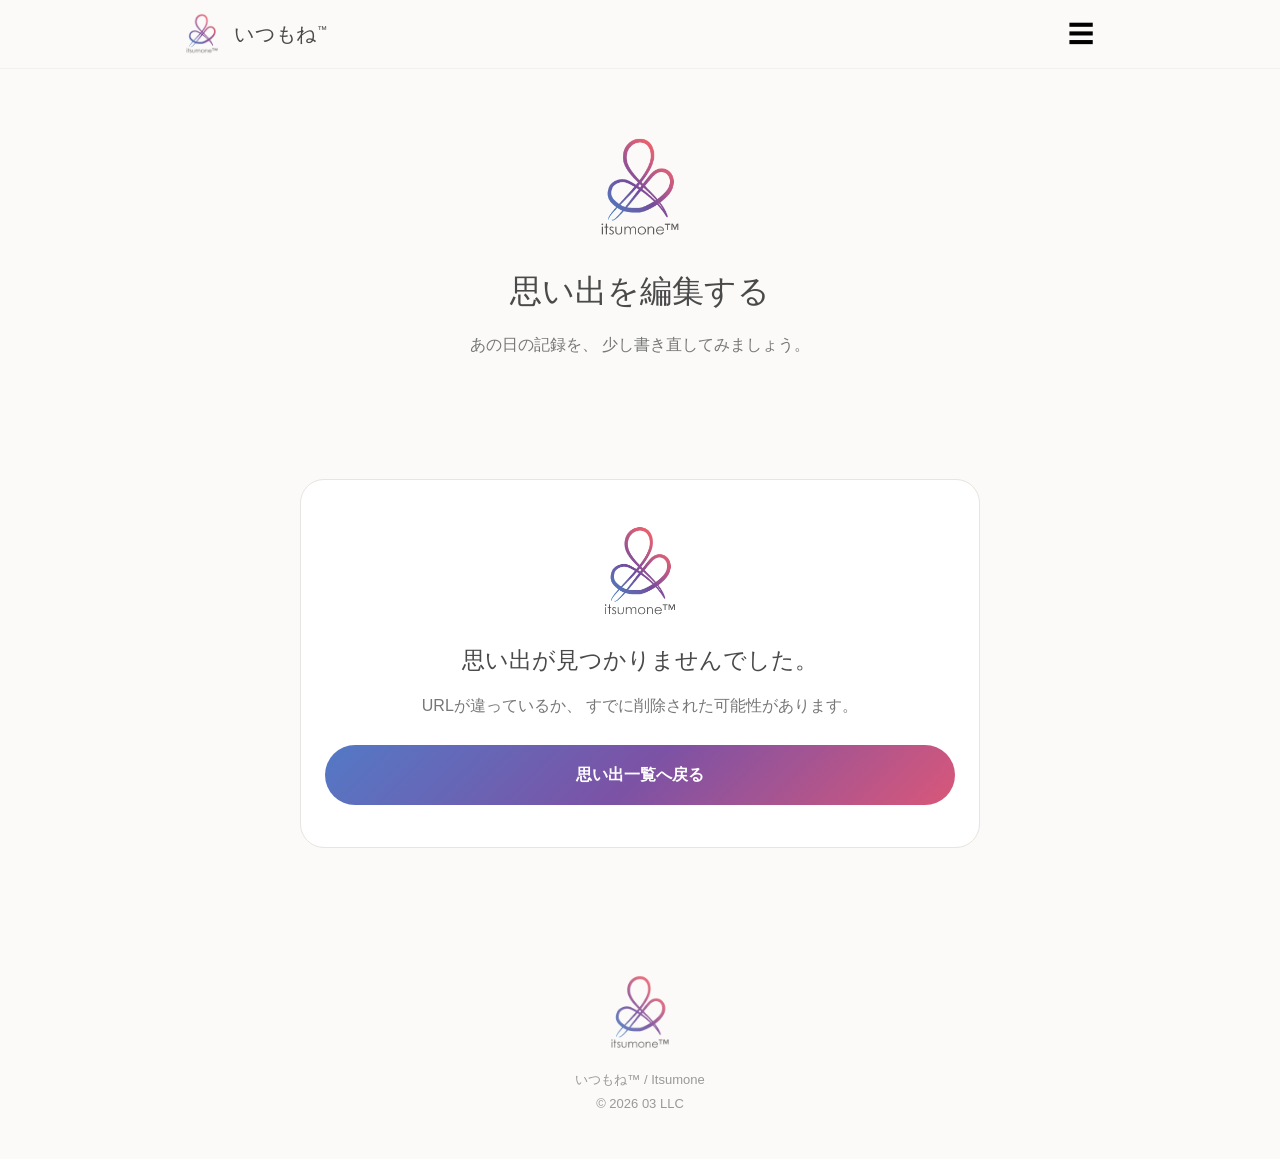
<file: memory-edit.html>
<!DOCTYPE html>
<html lang="ja">

<head>

  <!-- =========================================================
       基本設定
       ========================================================= -->

  <!-- 文字コード -->
  <meta charset="UTF-8">

  <!-- スマートフォン対応 -->
  <meta
    name="viewport"
    content="width=device-width, initial-scale=1.0"
  >

  <!-- ページタイトル -->
  <title>思い出を編集する｜いつもね™</title>

  <!-- ページ説明 -->
  <meta
    name="description"
    content="いつもね™に保存した、うちの子との思い出を編集します。"
  >

  <!-- ブラウザUIのテーマカラー -->
  <meta
    name="theme-color"
    content="#ffffff"
  >


  <!-- =========================================================
       共通CSS
       ========================================================= -->

  <link
    rel="stylesheet"
    href="style.css"
  >


  <!-- =========================================================
       アイコン
       ========================================================= -->

  <link
    rel="icon"
    type="image/png"
    sizes="192x192"
    href="icons/icon-192.png"
  >

  <link
    rel="apple-touch-icon"
    href="icons/icon-192.png"
  >


  <!-- =========================================================
       memory-edit.html 専用CSS
       ========================================================= -->

  <style>

    /* ---------------------------------------------------------
       ページ全体
       --------------------------------------------------------- */

    .memory-edit-wrap {
      max-width: 680px;
      margin: 0 auto;
    }


    /* ---------------------------------------------------------
       現在選択中のうちの子
       --------------------------------------------------------- */

    .current-pet-card {
      display: flex;

      align-items: center;

      gap: 14px;

      margin-bottom: 28px;

      padding: 16px 18px;

      background: white;

      border: 1px solid var(--line);

      border-radius: var(--radius);
    }


    .current-pet-photo {
      width: 64px;
      height: 64px;

      flex-shrink: 0;

      border-radius: 50%;

      object-fit: cover;

      background: #f2efeb;

      border: 1px solid var(--line);
    }


    .current-pet-name {
      margin: 0;

      font-size: 20px;

      font-weight: 500;
    }


    .current-pet-sub {
      margin-top: 3px;

      color: var(--subtext);

      font-size: 13px;
    }


    /* ---------------------------------------------------------
       思い出写真
       --------------------------------------------------------- */

    .memory-photo-area {
      text-align: center;

      margin-bottom: 28px;
    }


    .memory-photo-preview {
      width: 100%;

      max-width: 420px;

      aspect-ratio: 4 / 3;

      margin: 0 auto 14px;

      object-fit: cover;

      background: #f2efeb;

      border: 1px solid var(--line);

      border-radius: var(--radius-small);
    }


    .memory-photo-button {
      display: inline-block;

      padding: 10px 18px;

      background: white;

      border: 1px solid var(--line);

      border-radius: 999px;

      cursor: pointer;
    }


    .memory-photo-input {
      display: none;
    }


    /* ---------------------------------------------------------
       写真削除ボタン
       --------------------------------------------------------- */

    .photo-remove-button {
      display: inline-block;

      margin-left: 8px;

      padding: 10px 18px;

      color: #a94b4b;

      background: white;

      border: 1px solid #e8caca;

      border-radius: 999px;

      cursor: pointer;
    }


    .photo-remove-button:hover {
      background: #fff6f6;
    }


    /* ---------------------------------------------------------
       任意表示
       --------------------------------------------------------- */

    .optional {
      margin-left: 6px;

      color: var(--subtext);

      font-size: 12px;

      font-weight: normal;
    }


    /* ---------------------------------------------------------
       カテゴリボタン
       --------------------------------------------------------- */

    .category-grid {
      display: grid;

      grid-template-columns:
        repeat(2, 1fr);

      gap: 10px;
    }


    .category-option {
      position: relative;
    }


    .category-option input {
      position: absolute;

      opacity: 0;

      pointer-events: none;
    }


    .category-option label {
      display: block;

      padding: 12px 14px;

      text-align: center;

      background: white;

      border: 1px solid var(--line);

      border-radius: 14px;

      cursor: pointer;

      transition: 0.2s;
    }


    .category-option input:checked + label {
      border-color: var(--purple);

      background:
        rgba(124, 82, 165, 0.08);
    }


    /* ---------------------------------------------------------
       ボタン
       --------------------------------------------------------- */

    .form-actions {
      margin-top: 34px;
    }


    .form-actions .btn {
      width: 100%;

      border: none;

      cursor: pointer;
    }


    .back-link {
      display: block;

      margin-top: 16px;

      text-align: center;

      color: var(--subtext);

      font-size: 14px;
    }


    /* ---------------------------------------------------------
       保存完了
       --------------------------------------------------------- */

    .save-message {
      display: none;

      margin-top: 20px;

      padding: 16px 18px;

      text-align: center;

      background:
        rgba(124, 82, 165, 0.08);

      border-radius: var(--radius-small);
    }


    /* ---------------------------------------------------------
       エラー表示
       --------------------------------------------------------- */

    .error-state {
      padding: 42px 24px;

      text-align: center;

      background: white;

      border: 1px solid var(--line);

      border-radius: var(--radius);
    }


    .error-state img {
      width: 100px;

      margin: 0 auto 18px;
    }


    .error-state h2 {
      margin: 0 0 10px;

      font-size: 23px;

      font-weight: 500;
    }


    .error-state p {
      margin: 0 0 24px;

      color: var(--subtext);
    }


    /* ---------------------------------------------------------
       PC表示
       --------------------------------------------------------- */

    @media (min-width: 700px) {

      .category-grid {
        grid-template-columns:
          repeat(3, 1fr);
      }

    }

  </style>

</head>


<body>


  <!-- =========================================================
       ヘッダー
       ========================================================= -->

  <header>

    <div class="container header-inner">

      <a
        href="index.html"
        class="brand"
      >

        <img
          src="icons/icon-192.png"
          alt="いつもね"
          class="brand-mark"
        >

        <div class="brand-name">
          いつもね<sup>™</sup>
        </div>

      </a>


      <button
        class="menu-button"
        aria-label="メニュー"
        type="button"
      >
        ☰
      </button>

    </div>

  </header>



  <!-- =========================================================
       メイン
       ========================================================= -->

  <main>


    <!-- =======================================================
         ページタイトル
         ======================================================= -->

    <section class="page-hero">

      <div class="container">

        <img
          src="icons/icon-192.png"
          alt=""
          class="page-logo"
        >

        <h1 class="page-title">
          思い出を編集する
        </h1>

        <p class="page-subtitle">
          あの日の記録を、
          少し書き直してみましょう。
        </p>

      </div>

    </section>



    <!-- =======================================================
         編集フォーム
         ======================================================= -->

    <section>

      <div class="container">

        <div
          id="memory-edit-root"
          class="memory-edit-wrap"
        >
        </div>

      </div>

    </section>


  </main>



  <!-- =========================================================
       フッター
       ========================================================= -->

  <footer>

    <div class="container">

      <img
        src="icons/icon-192.png"
        alt=""
        class="footer-logo"
      >

      <div>
        いつもね™ / Itsumone
      </div>

      <div>
        © 2026 03 LLC
      </div>

    </div>

  </footer>



  <!-- =========================================================
       JavaScript
       ========================================================= -->

  <script>

    /* =========================================================
       URLから思い出IDを取得
       
       例：
       memory-edit.html?id=123456789
       ========================================================= */

    const params =
      new URLSearchParams(
        window.location.search
      );


    const memoryId =
      params.get("id");


    /* =========================================================
       localStorageからデータを取得
       ========================================================= */

    const pets =
      JSON.parse(
        localStorage.getItem("itsumonePets") || "[]"
      );


    const memories =
      JSON.parse(
        localStorage.getItem("itsumoneMemories") || "[]"
      );


    /* 表示先 */
    const memoryEditRoot =
      document.getElementById("memory-edit-root");


    /* =========================================================
       HTMLエスケープ
       ========================================================= */

    function escapeHtml(value) {

      return String(value ?? "")
        .replaceAll("&", "&amp;")
        .replaceAll("<", "&lt;")
        .replaceAll(">", "&gt;")
        .replaceAll('"', "&quot;")
        .replaceAll("'", "&#039;");

    }


    /* =========================================================
       対象の思い出を探す
       ========================================================= */

    function getTargetMemory() {

      if (!memoryId) {
        return null;
      }


      return memories.find(
        memory =>
          String(memory.id) ===
          String(memoryId)
      ) || null;

    }


    /* =========================================================
       思い出に紐づくうちの子を探す
       ========================================================= */

    function getPetForMemory(memory) {

      if (!memory) {
        return null;
      }


      return pets.find(
        pet =>
          String(pet.id) ===
          String(memory.petId)
      ) || null;

    }


    /* =========================================================
       ページを表示
       ========================================================= */

    function renderPage() {

      const memory =
        getTargetMemory();


      /* ---------------------------------------------------------
         IDが無い、または対象データが無い場合
         --------------------------------------------------------- */

      if (!memory) {

        memoryEditRoot.innerHTML = `

          <div class="error-state">

            <img
              src="icons/icon-192.png"
              alt=""
            >

            <h2>
              思い出が見つかりませんでした。
            </h2>

            <p>
              URLが違っているか、
              すでに削除された可能性があります。
            </p>

            <a
              href="memories.html"
              class="btn btn-primary"
            >
              思い出一覧へ戻る
            </a>

          </div>

        `;

        return;

      }


      /* ---------------------------------------------------------
         うちの子を探す
         --------------------------------------------------------- */

      const pet =
        getPetForMemory(memory);


      /* ---------------------------------------------------------
         うちの子が見つからない場合
         --------------------------------------------------------- */

      if (!pet) {

        memoryEditRoot.innerHTML = `

          <div class="error-state">

            <img
              src="icons/icon-192.png"
              alt=""
            >

            <h2>
              うちの子の情報が見つかりませんでした。
            </h2>

            <p>
              この思い出に紐づくプロフィールが
              削除されている可能性があります。
            </p>

            <a
              href="memories.html"
              class="btn btn-primary"
            >
              思い出一覧へ戻る
            </a>

          </div>

        `;

        return;

      }


      /* ---------------------------------------------------------
         プロフィール写真
         --------------------------------------------------------- */

      const petPhoto =
        pet.photo
          ? pet.photo
          : "icons/icon-192.png";


      /* ---------------------------------------------------------
         思い出写真
         --------------------------------------------------------- */

      const memoryPhoto =
        memory.photo
          ? memory.photo
          : "icons/icon-512.png";


      /* ---------------------------------------------------------
         カテゴリ選択状態
         ========================================================= */

      function checked(category) {

        return (
          memory.category === category
            ? "checked"
            : ""
        );

      }


      /* ---------------------------------------------------------
         編集フォームを描画
         --------------------------------------------------------- */

      memoryEditRoot.innerHTML = `

        <!-- ================================================
             うちの子
             ================================================ -->

        <div class="current-pet-card">

          <img
            src="${petPhoto}"
            alt="${escapeHtml(pet.name)}の写真"
            class="current-pet-photo"
          >

          <div>

            <h2 class="current-pet-name">
              ${escapeHtml(pet.name)}
            </h2>

            <div class="current-pet-sub">
              この子の思い出を編集します
            </div>

          </div>

        </div>



        <!-- ================================================
             編集フォーム
             ================================================ -->

        <form
          id="memory-edit-form"
          class="form-card"
        >


          <!-- ==============================================
               写真
               ============================================== -->

          <div class="memory-photo-area">

            <img
              id="memory-photo-preview"
              src="${memoryPhoto}"
              alt="思い出の写真"
              class="memory-photo-preview"
            >


            <!-- 写真変更 -->
            <label
              for="memory-photo"
              class="memory-photo-button"
            >
              📷 写真を変更
            </label>


            <!-- 写真削除 -->
            <button
              type="button"
              id="photo-remove-button"
              class="photo-remove-button"
            >
              写真を外す
            </button>


            <!-- 実際のファイル入力 -->
            <input
              type="file"
              id="memory-photo"
              class="memory-photo-input"
              accept="image/*"
            >

            <p class="form-note">
              写真を変更しない場合は、
              そのままで大丈夫です。
            </p>

          </div>



          <!-- ==============================================
               日付
               ============================================== -->

          <div class="form-group">

            <label
              for="memory-date"
              class="form-label"
            >
              日付
              <span class="optional">
                任意
              </span>
            </label>

            <input
              type="date"
              id="memory-date"
              class="form-input"
              value="${escapeHtml(memory.date || "")}"
            >

          </div>



          <!-- ==============================================
               タイトル
               ============================================== -->

          <div class="form-group">

            <label
              for="memory-title"
              class="form-label"
            >
              タイトル
            </label>

            <input
              type="text"
              id="memory-title"
              class="form-input"
              value="${escapeHtml(memory.title || "")}"
              required
            >

          </div>



          <!-- ==============================================
               カテゴリ
               ============================================== -->

          <div class="form-group">

            <div class="form-label">

              カテゴリ

              <span class="optional">
                任意
              </span>

            </div>


            <div class="category-grid">


              <!-- 日常 -->
              <div class="category-option">

                <input
                  type="radio"
                  name="memory-category"
                  id="category-daily"
                  value="日常"
                  ${checked("日常")}
                >

                <label for="category-daily">
                  ☀️ 日常
                </label>

              </div>


              <!-- おでかけ -->
              <div class="category-option">

                <input
                  type="radio"
                  name="memory-category"
                  id="category-outing"
                  value="おでかけ"
                  ${checked("おでかけ")}
                >

                <label for="category-outing">
                  🚶 おでかけ
                </label>

              </div>


              <!-- 記念日 -->
              <div class="category-option">

                <input
                  type="radio"
                  name="memory-category"
                  id="category-anniversary"
                  value="記念日"
                  ${checked("記念日")}
                >

                <label for="category-anniversary">
                  🎂 記念日
                </label>

              </div>


              <!-- 食べもの -->
              <div class="category-option">

                <input
                  type="radio"
                  name="memory-category"
                  id="category-food"
                  value="食べもの"
                  ${checked("食べもの")}
                >

                <label for="category-food">
                  🍪 食べもの
                </label>

              </div>


              <!-- 遊び -->
              <div class="category-option">

                <input
                  type="radio"
                  name="memory-category"
                  id="category-play"
                  value="遊び"
                  ${checked("遊び")}
                >

                <label for="category-play">
                  🧸 遊び
                </label>

              </div>


              <!-- その他 -->
              <div class="category-option">

                <input
                  type="radio"
                  name="memory-category"
                  id="category-other"
                  value="その他"
                  ${checked("その他")}
                >

                <label for="category-other">
                  🐾 その他
                </label>

              </div>

            </div>

          </div>



          <!-- ==============================================
               場所
               ============================================== -->

          <div class="form-group">

            <label
              for="memory-place"
              class="form-label"
            >
              場所
              <span class="optional">
                任意
              </span>
            </label>

            <input
              type="text"
              id="memory-place"
              class="form-input"
              value="${escapeHtml(memory.place || "")}"
              placeholder="例：いつもの公園"
            >

          </div>



          <!-- ==============================================
               思い出本文
               ============================================== -->

          <div class="form-group">

            <label
              for="memory-text"
              class="form-label"
            >
              思い出
              <span class="optional">
                任意
              </span>
            </label>

            <textarea
              id="memory-text"
              class="form-textarea"
            >${escapeHtml(memory.text || "")}</textarea>

          </div>



          <!-- ==============================================
               保存ボタン
               ============================================== -->

          <div class="form-actions">

            <button
              type="submit"
              class="btn btn-primary"
            >
              変更を保存する
            </button>


            <a
              href="memories.html"
              class="back-link"
            >
              変更せず、思い出一覧へ戻る
            </a>

          </div>



          <!-- 保存完了メッセージ -->
          <div
            id="save-message"
            class="save-message"
          >
            変更を保存しました。
          </div>


        </form>

      `;


      /* ---------------------------------------------------------
         フォーム機能を設定
         --------------------------------------------------------- */

      setupEditForm(memory);

    }


    /* =========================================================
       編集フォーム機能
       ========================================================= */

    function setupEditForm(memory) {

      /* ---------------------------------------------------------
         HTML要素取得
         --------------------------------------------------------- */

      const form =
        document.getElementById("memory-edit-form");


      const photoInput =
        document.getElementById("memory-photo");


      const photoPreview =
        document.getElementById("memory-photo-preview");


      const photoRemoveButton =
        document.getElementById("photo-remove-button");


      const saveMessage =
        document.getElementById("save-message");


      /* =========================================================
         写真データ
         
         最初は既存写真をそのまま保持します。
         ========================================================= */

      let photoData =
        memory.photo || "";


      /* =========================================================
         新しい写真を選んだとき
         ========================================================= */

      photoInput.addEventListener(
        "change",
        function () {

          const file =
            this.files[0];


          /* 選択なし */
          if (!file) {
            return;
          }


          /* 画像以外 */
          if (!file.type.startsWith("image/")) {

            alert(
              "画像ファイルを選んでください。"
            );

            return;

          }


          const reader =
            new FileReader();


          reader.onload =
            function (event) {

              const image =
                new Image();


              image.onload =
                function () {

                  /* -------------------------------------------
                     Canvasで縮小
                     ------------------------------------------- */

                  const canvas =
                    document.createElement("canvas");


                  const ctx =
                    canvas.getContext("2d");


                  /* 最大辺 */
                  const maxSize = 1200;


                  let width =
                    image.width;


                  let height =
                    image.height;


                  /* 横長 */
                  if (
                    width > height &&
                    width > maxSize
                  ) {

                    height =
                      Math.round(
                        height * maxSize / width
                      );

                    width =
                      maxSize;

                  }


                  /* 縦長 */
                  if (
                    height >= width &&
                    height > maxSize
                  ) {

                    width =
                      Math.round(
                        width * maxSize / height
                      );

                    height =
                      maxSize;

                  }


                  /* Canvasサイズ */
                  canvas.width =
                    width;


                  canvas.height =
                    height;


                  /* 描画 */
                  ctx.drawImage(
                    image,
                    0,
                    0,
                    width,
                    height
                  );


                  /* JPEG化 */
                  photoData =
                    canvas.toDataURL(
                      "image/jpeg",
                      0.82
                    );


                  /* プレビュー */
                  photoPreview.src =
                    photoData;

                };


              image.src =
                event.target.result;

            };


          reader.readAsDataURL(file);

        }
      );


      /* =========================================================
         写真を外す
         ========================================================= */

      photoRemoveButton.addEventListener(
        "click",
        function () {

          const ok =
            confirm(
              "この思い出の写真を外しますか？"
            );


          if (!ok) {
            return;
          }


          /* 写真データを空にする */
          photoData = "";


          /* プレビューはロゴへ戻す */
          photoPreview.src =
            "icons/icon-512.png";


          /* file inputもリセット */
          photoInput.value = "";

        }
      );


      /* =========================================================
         保存処理
         ========================================================= */

      form.addEventListener(
        "submit",
        function (event) {

          /* 通常送信停止 */
          event.preventDefault();


          /* ---------------------------------------------------------
             カテゴリ
             --------------------------------------------------------- */

          const selectedCategory =
            document.querySelector(
              'input[name="memory-category"]:checked'
            );


          const category =
            selectedCategory
              ? selectedCategory.value
              : "";


          /* ---------------------------------------------------------
             localStorageから最新データを読み直す
             
             ページを開いた後に別タブ等で
             データが変わった場合にも少し強くするためです。
             --------------------------------------------------------- */

          const latestMemories =
            JSON.parse(
              localStorage.getItem(
                "itsumoneMemories"
              ) || "[]"
            );


          /* ---------------------------------------------------------
             対象インデックスを探す
             --------------------------------------------------------- */

          const index =
            latestMemories.findIndex(
              item =>
                String(item.id) ===
                String(memory.id)
            );


          /* 見つからない */
          if (index === -1) {

            alert(
              "編集する思い出が見つかりませんでした。"
            );

            return;

          }


          /* ---------------------------------------------------------
             更新後データ
             --------------------------------------------------------- */

          const updatedMemory = {

            /* 元のIDは維持 */
            id:
              memory.id,

            /* 紐づく子も維持 */
            petId:
              memory.petId,

            /* 日付 */
            date:
              document
                .getElementById("memory-date")
                .value,

            /* タイトル */
            title:
              document
                .getElementById("memory-title")
                .value
                .trim(),

            /* カテゴリ */
            category:
              category,

            /* 場所 */
            place:
              document
                .getElementById("memory-place")
                .value
                .trim(),

            /* 本文 */
            text:
              document
                .getElementById("memory-text")
                .value
                .trim(),

            /* 写真 */
            photo:
              photoData,

            /* 元の作成日時を維持 */
            createdAt:
              memory.createdAt ||
              new Date().toISOString(),

            /* 最終更新日時 */
            updatedAt:
              new Date().toISOString()

          };


          /* ---------------------------------------------------------
             配列内の対象だけ置き換える
             --------------------------------------------------------- */

          latestMemories[index] =
            updatedMemory;


          /* ---------------------------------------------------------
             保存
             --------------------------------------------------------- */

          try {

            localStorage.setItem(
              "itsumoneMemories",
              JSON.stringify(latestMemories)
            );


            /* 保存完了表示 */
            saveMessage.style.display =
              "block";


            /* -------------------------------------------------------
               少し待って一覧へ戻る
               ------------------------------------------------------- */

            setTimeout(
              function () {

                window.location.href =
                  "memories.html";

              },
              900
            );


          } catch (error) {

            console.error(error);


            alert(
              "保存できませんでした。\n" +
              "写真の容量が大きい可能性があります。"
            );

          }

        }
      );

    }


    /* =========================================================
       初回表示
       ========================================================= */

    renderPage();

  </script>


</body>

</html>
</file>
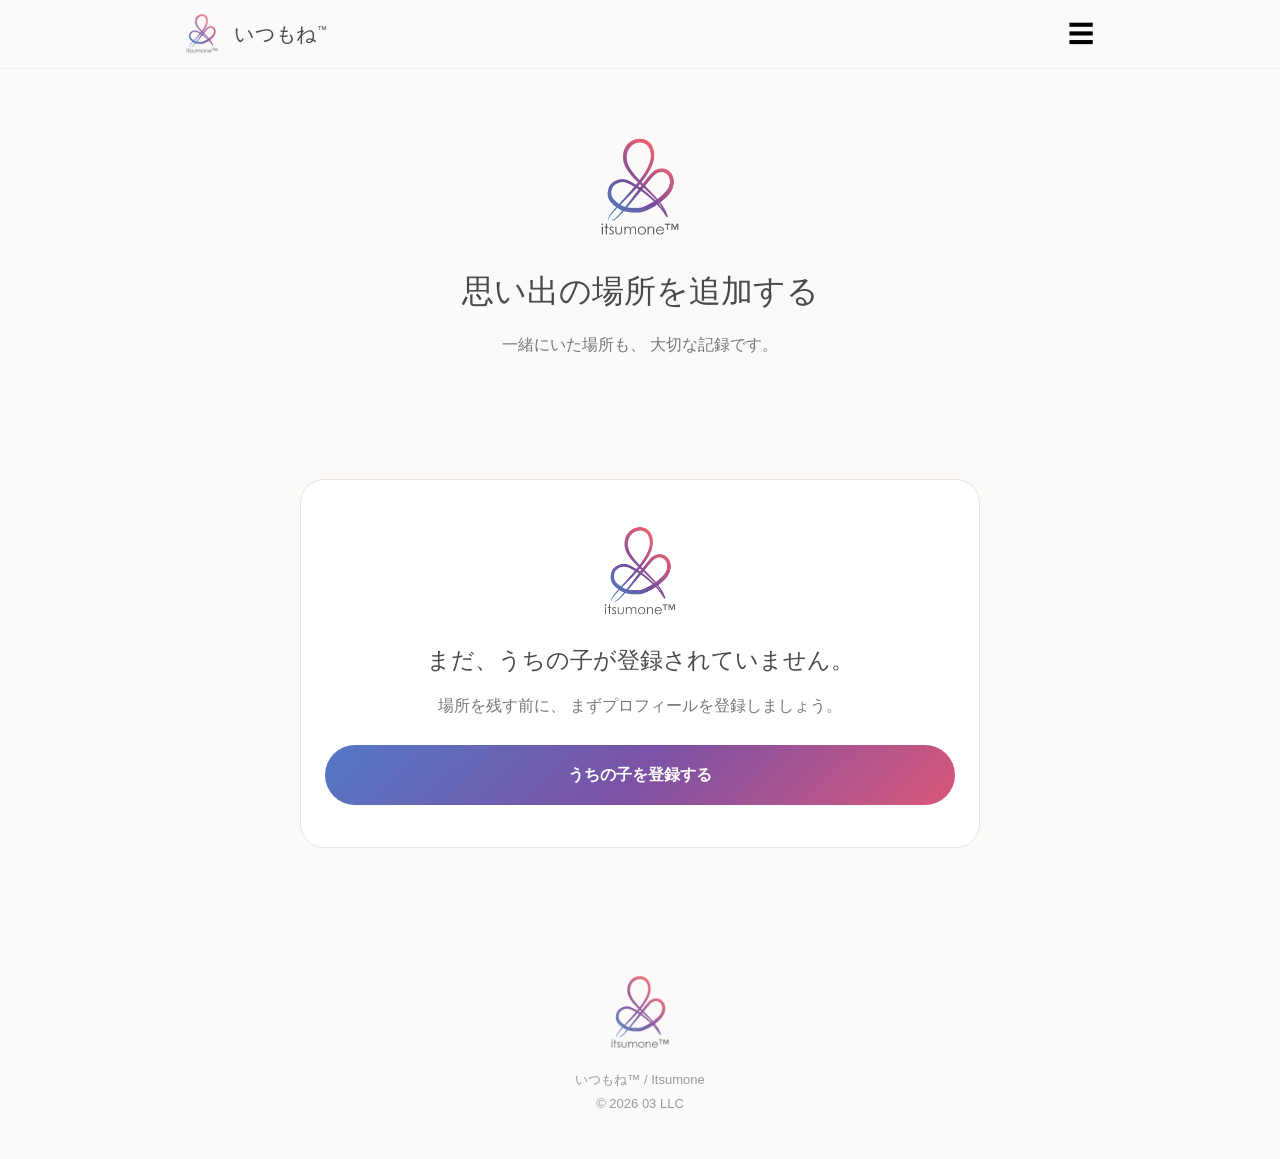
<file: place-add.html>
<!DOCTYPE html>
<html lang="ja">

<head>

  <!-- =========================================================
       基本設定
       ========================================================= -->

  <meta charset="UTF-8">

  <meta
    name="viewport"
    content="width=device-width, initial-scale=1.0"
  >

  <title>思い出の場所を追加する｜いつもね™</title>

  <meta
    name="description"
    content="いつもね™に、うちの子と一緒に過ごした公園、散歩道、旅行先などの思い出の場所を登録します。"
  >

  <meta
    name="theme-color"
    content="#ffffff"
  >


  <!-- =========================================================
       共通CSS
       ========================================================= -->

  <link
    rel="stylesheet"
    href="style.css"
  >


  <!-- =========================================================
       アイコン
       ========================================================= -->

  <link
    rel="icon"
    type="image/png"
    sizes="192x192"
    href="icons/icon-192.png"
  >

  <link
    rel="apple-touch-icon"
    href="icons/icon-192.png"
  >


  <!-- =========================================================
       place-add.html 専用CSS
       ========================================================= -->

  <style>

    /* ---------------------------------------------------------
       ページ全体
       --------------------------------------------------------- */

    .place-add-wrap {
      max-width: 680px;
      margin: 0 auto;
    }


    /* ---------------------------------------------------------
       現在選択中のうちの子
       --------------------------------------------------------- */

    .current-pet-card {
      display: flex;
      align-items: center;
      gap: 14px;

      margin-bottom: 28px;

      padding: 16px 18px;

      background: white;

      border: 1px solid var(--line);
      border-radius: var(--radius);
    }


    .current-pet-photo {
      width: 64px;
      height: 64px;

      flex-shrink: 0;

      border-radius: 50%;

      object-fit: cover;

      background: #f2efeb;

      border: 1px solid var(--line);
    }


    .current-pet-name {
      margin: 0;

      font-size: 20px;
      font-weight: 500;
    }


    .current-pet-sub {
      margin-top: 3px;

      color: var(--subtext);

      font-size: 13px;
    }


    /* ---------------------------------------------------------
       写真
       --------------------------------------------------------- */

    .place-photo-area {
      text-align: center;

      margin-bottom: 28px;
    }


    .place-photo-preview {
      width: 100%;
      max-width: 420px;

      aspect-ratio: 4 / 3;

      margin: 0 auto 14px;

      object-fit: cover;

      background: #f2efeb;

      border: 1px solid var(--line);
      border-radius: var(--radius-small);
    }


    .place-photo-button {
      display: inline-block;

      padding: 10px 18px;

      background: white;

      border: 1px solid var(--line);
      border-radius: 999px;

      cursor: pointer;
    }


    .place-photo-input {
      display: none;
    }


    /* ---------------------------------------------------------
       任意表示
       --------------------------------------------------------- */

    .optional {
      margin-left: 6px;

      color: var(--subtext);

      font-size: 12px;
      font-weight: normal;
    }


    /* ---------------------------------------------------------
       種類ボタン
       --------------------------------------------------------- */

    .place-type-grid {
      display: grid;

      grid-template-columns:
        repeat(2, 1fr);

      gap: 10px;
    }


    .place-type-option {
      position: relative;
    }


    .place-type-option input {
      position: absolute;

      opacity: 0;

      pointer-events: none;
    }


    .place-type-option label {
      display: block;

      padding: 12px 14px;

      text-align: center;

      background: white;

      border: 1px solid var(--line);
      border-radius: 14px;

      cursor: pointer;

      transition: 0.2s;
    }


    .place-type-option input:checked + label {
      border-color: var(--purple);

      background:
        rgba(124, 82, 165, 0.08);
    }


    /* ---------------------------------------------------------
       緯度経度
       --------------------------------------------------------- */

    .coordinate-grid {
      display: grid;

      grid-template-columns:
        1fr;

      gap: 14px;
    }


    /* ---------------------------------------------------------
       現在地ボタン
       --------------------------------------------------------- */

    .location-button {
      width: 100%;

      margin-top: 12px;

      padding: 12px 16px;

      background: white;

      border: 1px solid var(--line);
      border-radius: 999px;

      cursor: pointer;
    }


    .location-button:hover {
      background: #faf8f5;
    }


    /* ---------------------------------------------------------
       位置情報メッセージ
       --------------------------------------------------------- */

    .location-message {
      display: none;

      margin-top: 10px;

      color: var(--subtext);

      font-size: 13px;
    }


    /* ---------------------------------------------------------
       保存ボタン
       --------------------------------------------------------- */

    .form-actions {
      margin-top: 34px;
    }


    .form-actions .btn {
      width: 100%;

      border: none;

      cursor: pointer;
    }


    .back-link {
      display: block;

      margin-top: 16px;

      text-align: center;

      color: var(--subtext);

      font-size: 14px;
    }


    /* ---------------------------------------------------------
       保存完了
       --------------------------------------------------------- */

    .save-message {
      display: none;

      margin-top: 20px;

      padding: 16px 18px;

      text-align: center;

      background:
        rgba(124, 82, 165, 0.08);

      border-radius: var(--radius-small);
    }


    /* ---------------------------------------------------------
       うちの子未登録
       --------------------------------------------------------- */

    .empty-state {
      padding: 42px 24px;

      text-align: center;

      background: white;

      border: 1px solid var(--line);
      border-radius: var(--radius);
    }


    .empty-state img {
      width: 100px;

      margin: 0 auto 18px;
    }


    .empty-state h2 {
      margin: 0 0 10px;

      font-size: 23px;
      font-weight: 500;
    }


    .empty-state p {
      margin: 0 0 24px;

      color: var(--subtext);
    }


    /* ---------------------------------------------------------
       PC表示
       --------------------------------------------------------- */

    @media (min-width: 700px) {

      .place-type-grid {
        grid-template-columns:
          repeat(3, 1fr);
      }


      .coordinate-grid {
        grid-template-columns:
          repeat(2, 1fr);
      }

    }

  </style>

</head>


<body>


  <!-- =========================================================
       ヘッダー
       ========================================================= -->

  <header>

    <div class="container header-inner">

      <a
        href="index.html"
        class="brand"
      >

        <img
          src="icons/icon-192.png"
          alt="いつもね"
          class="brand-mark"
        >

        <div class="brand-name">
          いつもね<sup>™</sup>
        </div>

      </a>


      <button
        class="menu-button"
        aria-label="メニュー"
        type="button"
      >
        ☰
      </button>

    </div>

  </header>



  <!-- =========================================================
       メイン
       ========================================================= -->

  <main>


    <!-- =======================================================
         ページタイトル
         ======================================================= -->

    <section class="page-hero">

      <div class="container">

        <img
          src="icons/icon-192.png"
          alt=""
          class="page-logo"
        >

        <h1 class="page-title">
          思い出の場所を追加する
        </h1>

        <p class="page-subtitle">
          一緒にいた場所も、
          大切な記録です。
        </p>

      </div>

    </section>



    <!-- =======================================================
         登録フォーム
         ======================================================= -->

    <section>

      <div class="container">

        <div
          id="place-add-root"
          class="place-add-wrap"
        >
        </div>

      </div>

    </section>


  </main>



  <!-- =========================================================
       フッター
       ========================================================= -->

  <footer>

    <div class="container">

      <img
        src="icons/icon-192.png"
        alt=""
        class="footer-logo"
      >

      <div>
        いつもね™ / Itsumone
      </div>

      <div>
        © 2026 03 LLC
      </div>

    </div>

  </footer>



  <!-- =========================================================
       JavaScript
       ========================================================= -->

  <script>

    /* =========================================================
       うちの子一覧を読む
       ========================================================= */

    const pets =
      JSON.parse(
        localStorage.getItem("itsumonePets") || "[]"
      );


    /* =========================================================
       現在選択中のうちの子ID
       ========================================================= */

    const currentPetId =
      localStorage.getItem("itsumoneCurrentPet");


    /* =========================================================
       表示先
       ========================================================= */

    const placeAddRoot =
      document.getElementById("place-add-root");


    /* =========================================================
       HTMLエスケープ
       ========================================================= */

    function escapeHtml(value) {

      return String(value ?? "")
        .replaceAll("&", "&amp;")
        .replaceAll("<", "&lt;")
        .replaceAll(">", "&gt;")
        .replaceAll('"', "&quot;")
        .replaceAll("'", "&#039;");

    }


    /* =========================================================
       現在選択中のうちの子を取得
       ========================================================= */

    function getCurrentPet() {

      if (pets.length === 0) {
        return null;
      }


      if (currentPetId) {

        const found =
          pets.find(
            pet =>
              String(pet.id) ===
              String(currentPetId)
          );


        if (found) {
          return found;
        }

      }


      return pets[pets.length - 1];

    }


    /* =========================================================
       ページ表示
       ========================================================= */

    function renderPage() {

      const pet =
        getCurrentPet();


      /* ---------------------------------------------------------
         うちの子が未登録
         --------------------------------------------------------- */

      if (!pet) {

        placeAddRoot.innerHTML = `

          <div class="empty-state">

            <img
              src="icons/icon-192.png"
              alt=""
            >

            <h2>
              まだ、うちの子が登録されていません。
            </h2>

            <p>
              場所を残す前に、
              まずプロフィールを登録しましょう。
            </p>

            <a
              href="register.html"
              class="btn btn-primary"
            >
              うちの子を登録する
            </a>

          </div>

        `;

        return;

      }


      /* ---------------------------------------------------------
         プロフィール写真
         --------------------------------------------------------- */

      const petPhoto =
        pet.photo
          ? pet.photo
          : "icons/icon-192.png";


      /* ---------------------------------------------------------
         フォーム描画
         --------------------------------------------------------- */

      placeAddRoot.innerHTML = `

        <!-- ================================================
             現在のうちの子
             ================================================ -->

        <div class="current-pet-card">

          <img
            src="${petPhoto}"
            alt="${escapeHtml(pet.name)}の写真"
            class="current-pet-photo"
          >

          <div>

            <h2 class="current-pet-name">
              ${escapeHtml(pet.name)}
            </h2>

            <div class="current-pet-sub">
              この子との場所を登録します
            </div>

          </div>

        </div>



        <!-- ================================================
             場所登録フォーム
             ================================================ -->

        <form
          id="place-form"
          class="form-card"
        >


          <!-- ==============================================
               写真
               ============================================== -->

          <div class="place-photo-area">

            <img
              id="place-photo-preview"
              src="icons/icon-512.png"
              alt="場所の写真"
              class="place-photo-preview"
            >

            <label
              for="place-photo"
              class="place-photo-button"
            >
              📷 写真を選ぶ
            </label>

            <input
              type="file"
              id="place-photo"
              class="place-photo-input"
              accept="image/*"
            >

            <p class="form-note">
              写真がなくても登録できます。
            </p>

          </div>



          <!-- ==============================================
               場所名
               ============================================== -->

          <div class="form-group">

            <label
              for="place-name"
              class="form-label"
            >
              場所の名前
            </label>

            <input
              type="text"
              id="place-name"
              class="form-input"
              placeholder="例：いつもの公園"
              required
            >

          </div>



          <!-- ==============================================
               場所の種類
               ============================================== -->

          <div class="form-group">

            <div class="form-label">

              どんな場所？

              <span class="optional">
                任意
              </span>

            </div>


            <div class="place-type-grid">


              <div class="place-type-option">

                <input
                  type="radio"
                  name="place-type"
                  id="type-park"
                  value="公園"
                >

                <label for="type-park">
                  🌳 公園
                </label>

              </div>


              <div class="place-type-option">

                <input
                  type="radio"
                  name="place-type"
                  id="type-walk"
                  value="散歩道"
                >

                <label for="type-walk">
                  🚶 散歩道
                </label>

              </div>


              <div class="place-type-option">

                <input
                  type="radio"
                  name="place-type"
                  id="type-home"
                  value="家・庭"
                >

                <label for="type-home">
                  🏠 家・庭
                </label>

              </div>


              <div class="place-type-option">

                <input
                  type="radio"
                  name="place-type"
                  id="type-hospital"
                  value="病院"
                >

                <label for="type-hospital">
                  🏥 病院
                </label>

              </div>


              <div class="place-type-option">

                <input
                  type="radio"
                  name="place-type"
                  id="type-trip"
                  value="旅行先"
                >

                <label for="type-trip">
                  🧳 旅行先
                </label>

              </div>


              <div class="place-type-option">

                <input
                  type="radio"
                  name="place-type"
                  id="type-other"
                  value="その他"
                >

                <label for="type-other">
                  📍 その他
                </label>

              </div>

            </div>

          </div>



          <!-- ==============================================
               エリア
               ============================================== -->

          <div class="form-group">

            <label
              for="place-area"
              class="form-label"
            >
              エリア
              <span class="optional">
                任意
              </span>
            </label>

            <input
              type="text"
              id="place-area"
              class="form-input"
              placeholder="例：山中湖、清里、近所など"
            >

          </div>



          <!-- ==============================================
               住所
               ============================================== -->

          <div class="form-group">

            <label
              for="place-address"
              class="form-label"
            >
              住所
              <span class="optional">
                任意
              </span>
            </label>

            <input
              type="text"
              id="place-address"
              class="form-input"
              placeholder="わかる範囲で入力してください"
            >

          </div>



          <!-- ==============================================
               緯度・経度
               
               将来、地図表示や散歩コースに利用します。
               ============================================== -->

          <div class="form-group">

            <div class="form-label">
              地図の位置
              <span class="optional">
                任意
              </span>
            </div>


            <div class="coordinate-grid">


              <!-- 緯度 -->
              <div>

                <label
                  for="place-latitude"
                  class="form-note"
                >
                  緯度
                </label>

                <input
                  type="number"
                  id="place-latitude"
                  class="form-input"
                  step="any"
                  placeholder="35.123456"
                >

              </div>


              <!-- 経度 -->
              <div>

                <label
                  for="place-longitude"
                  class="form-note"
                >
                  経度
                </label>

                <input
                  type="number"
                  id="place-longitude"
                  class="form-input"
                  step="any"
                  placeholder="138.123456"
                >

              </div>

            </div>


            <!--
              ブラウザの位置情報機能を使って
              現在地を取得します。

              ※ HTTPS環境が必要です。
              GitHub PagesならHTTPSなので利用できます。
            -->
            <button
              type="button"
              id="get-location-button"
              class="location-button"
            >
              📍 現在地を入れる
            </button>


            <div
              id="location-message"
              class="location-message"
            >
            </div>


            <p class="form-note">
              あとから地図上で選べるようにしていく予定です。
            </p>

          </div>



          <!-- ==============================================
               思い出
               ============================================== -->

          <div class="form-group">

            <label
              for="place-memory"
              class="form-label"
            >
              この場所の思い出
              <span class="optional">
                任意
              </span>
            </label>

            <textarea
              id="place-memory"
              class="form-textarea"
              placeholder="ここでよく立ち止まった、毎朝ここまで歩いた、初めて旅行した場所…など"
            ></textarea>

          </div>



          <!-- ==============================================
               保存
               ============================================== -->

          <div class="form-actions">

            <button
              type="submit"
              class="btn btn-primary"
            >
              この場所を残す
            </button>


            <a
              href="places.html"
              class="back-link"
            >
              場所一覧へ戻る
            </a>

          </div>



          <!-- 保存完了 -->
          <div
            id="save-message"
            class="save-message"
          >
            場所を保存しました。
            <br>
            一緒にいた場所も、大切な思い出です。
          </div>


        </form>

      `;


      /* フォーム機能を設定 */
      setupPlaceForm(pet);

    }


    /* =========================================================
       フォーム機能
       ========================================================= */

    function setupPlaceForm(pet) {

      /* ---------------------------------------------------------
         各要素
         --------------------------------------------------------- */

      const form =
        document.getElementById("place-form");


      const photoInput =
        document.getElementById("place-photo");


      const photoPreview =
        document.getElementById("place-photo-preview");


      const latitudeInput =
        document.getElementById("place-latitude");


      const longitudeInput =
        document.getElementById("place-longitude");


      const getLocationButton =
        document.getElementById("get-location-button");


      const locationMessage =
        document.getElementById("location-message");


      const saveMessage =
        document.getElementById("save-message");


      /* ---------------------------------------------------------
         写真データ
         --------------------------------------------------------- */

      let photoData = "";


      /* =========================================================
         写真を選んだとき
         ========================================================= */

      photoInput.addEventListener(
        "change",
        function () {

          const file =
            this.files[0];


          if (!file) {
            return;
          }


          if (!file.type.startsWith("image/")) {

            alert(
              "画像ファイルを選んでください。"
            );

            return;

          }


          const reader =
            new FileReader();


          reader.onload =
            function (event) {

              const image =
                new Image();


              image.onload =
                function () {

                  /* -------------------------------------------
                     localStorage容量節約のため画像縮小
                     ------------------------------------------- */

                  const canvas =
                    document.createElement("canvas");


                  const ctx =
                    canvas.getContext("2d");


                  const maxSize = 1200;


                  let width =
                    image.width;


                  let height =
                    image.height;


                  /* 横長 */
                  if (
                    width > height &&
                    width > maxSize
                  ) {

                    height =
                      Math.round(
                        height * maxSize / width
                      );

                    width =
                      maxSize;

                  }


                  /* 縦長 */
                  if (
                    height >= width &&
                    height > maxSize
                  ) {

                    width =
                      Math.round(
                        width * maxSize / height
                      );

                    height =
                      maxSize;

                  }


                  canvas.width =
                    width;


                  canvas.height =
                    height;


                  ctx.drawImage(
                    image,
                    0,
                    0,
                    width,
                    height
                  );


                  photoData =
                    canvas.toDataURL(
                      "image/jpeg",
                      0.82
                    );


                  photoPreview.src =
                    photoData;

                };


              image.src =
                event.target.result;

            };


          reader.readAsDataURL(file);

        }
      );


      /* =========================================================
         現在地取得
         ========================================================= */

      getLocationButton.addEventListener(
        "click",
        function () {

          /* -------------------------------------------------------
             geolocation対応確認
             ------------------------------------------------------- */

          if (!navigator.geolocation) {

            locationMessage.style.display =
              "block";


            locationMessage.textContent =
              "このブラウザでは位置情報を利用できません。";


            return;

          }


          /* -------------------------------------------------------
             取得中表示
             ------------------------------------------------------- */

          locationMessage.style.display =
            "block";


          locationMessage.textContent =
            "現在地を確認しています…";


          /* -------------------------------------------------------
             現在地取得
             ------------------------------------------------------- */

          navigator.geolocation.getCurrentPosition(

            /* 成功 */
            function (position) {

              const latitude =
                position.coords.latitude;


              const longitude =
                position.coords.longitude;


              /* 入力欄へ反映 */
              latitudeInput.value =
                latitude.toFixed(6);


              longitudeInput.value =
                longitude.toFixed(6);


              locationMessage.textContent =
                "現在地を入力しました。";

            },


            /* 失敗 */
            function (error) {

              console.error(error);


              locationMessage.textContent =
                "位置情報を取得できませんでした。";

            },


            /* オプション */
            {

              enableHighAccuracy: true,

              timeout: 10000,

              maximumAge: 60000

            }

          );

        }
      );


      /* =========================================================
         保存処理
         ========================================================= */

      form.addEventListener(
        "submit",
        function (event) {

          /* 通常のフォーム送信を止める */
          event.preventDefault();


          /* -------------------------------------------------------
             場所種類
             ------------------------------------------------------- */

          const selectedType =
            document.querySelector(
              'input[name="place-type"]:checked'
            );


          const type =
            selectedType
              ? selectedType.value
              : "";


          /* -------------------------------------------------------
             場所オブジェクト
             ------------------------------------------------------- */

          const place = {

            /* 一意ID */
            id:
              Date.now(),

            /* どの子の場所か */
            petId:
              pet.id,

            /* 場所名 */
            name:
              document
                .getElementById("place-name")
                .value
                .trim(),

            /* 場所種類 */
            type:
              type,

            /* エリア */
            area:
              document
                .getElementById("place-area")
                .value
                .trim(),

            /* 住所 */
            address:
              document
                .getElementById("place-address")
                .value
                .trim(),

            /* 緯度 */
            latitude:
              document
                .getElementById("place-latitude")
                .value
                .trim(),

            /* 経度 */
            longitude:
              document
                .getElementById("place-longitude")
                .value
                .trim(),

            /* 思い出 */
            memory:
              document
                .getElementById("place-memory")
                .value
                .trim(),

            /* 写真 */
            photo:
              photoData,

            /* 登録日時 */
            createdAt:
              new Date().toISOString()

          };


          /* -------------------------------------------------------
             既存場所データ
             ------------------------------------------------------- */

          const places =
            JSON.parse(
              localStorage.getItem(
                "itsumonePlaces"
              ) || "[]"
            );


          /* 追加 */
          places.push(place);


          /* -------------------------------------------------------
             保存
             ------------------------------------------------------- */

          try {

            localStorage.setItem(
              "itsumonePlaces",
              JSON.stringify(places)
            );


            /* 完了表示 */
            saveMessage.style.display =
              "block";


            /* -----------------------------------------------------
               場所一覧へ戻る
               ----------------------------------------------------- */

            setTimeout(
              function () {

                window.location.href =
                  "places.html";

              },
              900
            );


          } catch (error) {

            console.error(error);


            alert(
              "保存できませんでした。\n" +
              "写真の容量が大きい可能性があります。"
            );

          }

        }
      );

    }


    /* =========================================================
       初回表示
       ========================================================= */

    renderPage();

  </script>


</body>

</html>
</file>
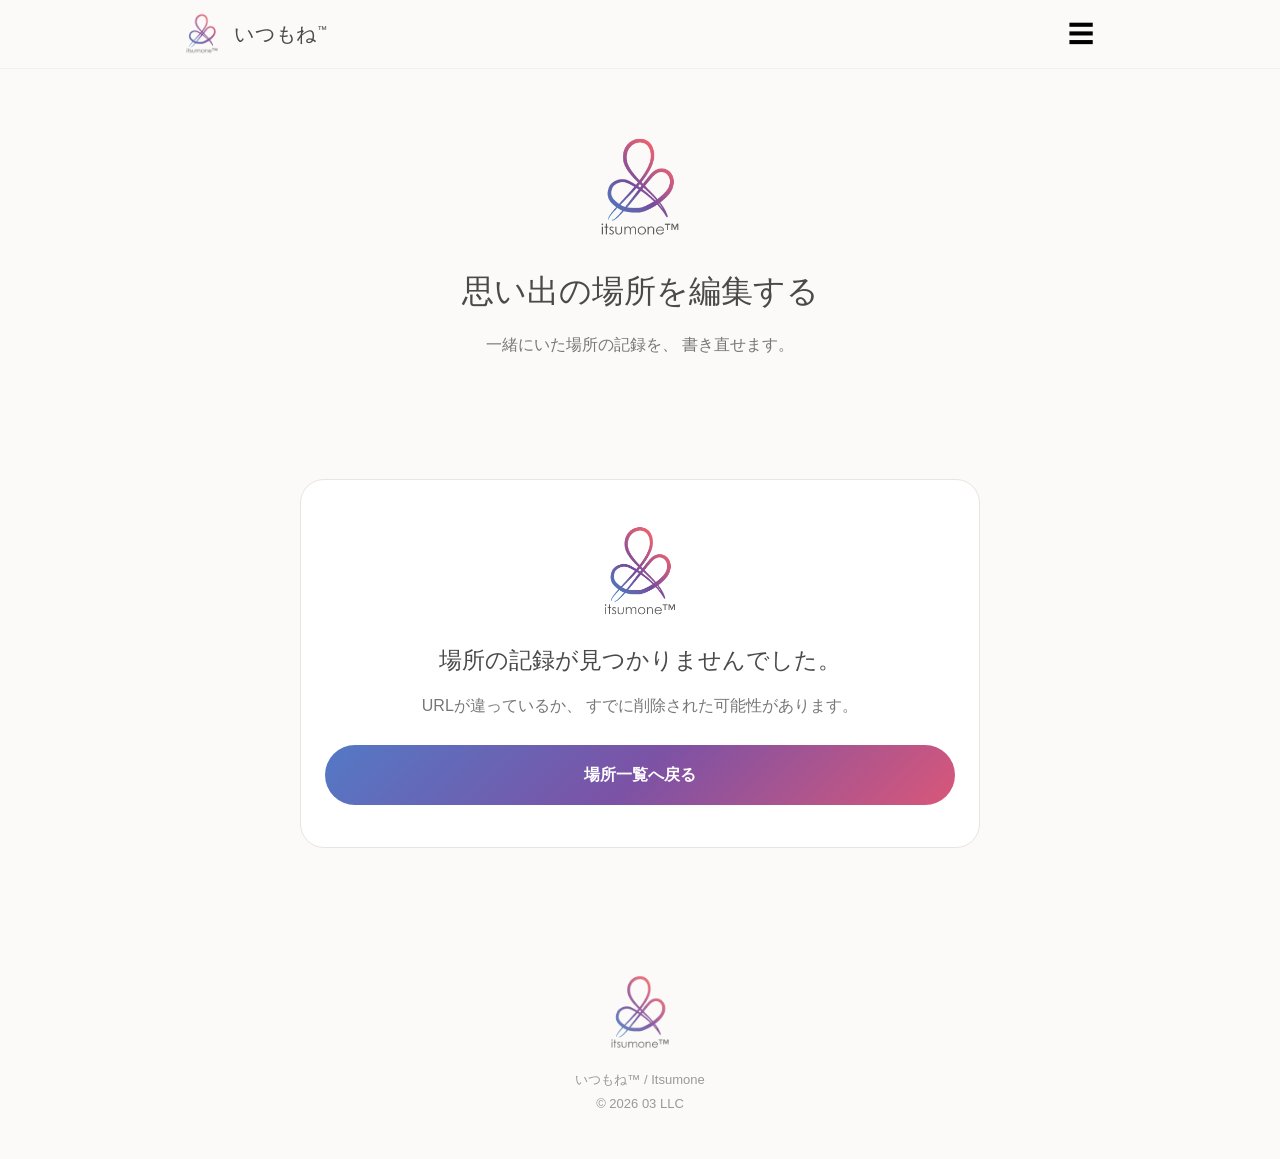
<file: place-edit.html>
<!DOCTYPE html>
<html lang="ja">

<head>

  <!-- =========================================================
       基本設定
       ========================================================= -->

  <meta charset="UTF-8">

  <meta
    name="viewport"
    content="width=device-width, initial-scale=1.0"
  >

  <title>思い出の場所を編集する｜いつもね™</title>

  <meta
    name="description"
    content="いつもね™に保存した、うちの子との思い出の場所を編集します。"
  >

  <meta
    name="theme-color"
    content="#ffffff"
  >


  <!-- =========================================================
       共通CSS
       ========================================================= -->

  <link
    rel="stylesheet"
    href="style.css"
  >


  <!-- =========================================================
       アイコン
       ========================================================= -->

  <link
    rel="icon"
    type="image/png"
    sizes="192x192"
    href="icons/icon-192.png"
  >

  <link
    rel="apple-touch-icon"
    href="icons/icon-192.png"
  >


  <!-- =========================================================
       place-edit.html 専用CSS
       ========================================================= -->

  <style>

    /* ---------------------------------------------------------
       ページ全体
       --------------------------------------------------------- */

    .place-edit-wrap {
      max-width: 680px;
      margin: 0 auto;
    }


    /* ---------------------------------------------------------
       現在のうちの子
       --------------------------------------------------------- */

    .current-pet-card {
      display: flex;
      align-items: center;
      gap: 14px;

      margin-bottom: 28px;

      padding: 16px 18px;

      background: white;

      border: 1px solid var(--line);
      border-radius: var(--radius);
    }


    .current-pet-photo {
      width: 64px;
      height: 64px;

      flex-shrink: 0;

      border-radius: 50%;

      object-fit: cover;

      background: #f2efeb;

      border: 1px solid var(--line);
    }


    .current-pet-name {
      margin: 0;

      font-size: 20px;
      font-weight: 500;
    }


    .current-pet-sub {
      margin-top: 3px;

      color: var(--subtext);

      font-size: 13px;
    }


    /* ---------------------------------------------------------
       場所写真
       --------------------------------------------------------- */

    .place-photo-area {
      text-align: center;

      margin-bottom: 28px;
    }


    .place-photo-preview {
      width: 100%;
      max-width: 420px;

      aspect-ratio: 4 / 3;

      margin: 0 auto 14px;

      object-fit: cover;

      background: #f2efeb;

      border: 1px solid var(--line);
      border-radius: var(--radius-small);
    }


    .place-photo-button {
      display: inline-block;

      padding: 10px 18px;

      background: white;

      border: 1px solid var(--line);
      border-radius: 999px;

      cursor: pointer;
    }


    .place-photo-input {
      display: none;
    }


    /* ---------------------------------------------------------
       写真を外す
       --------------------------------------------------------- */

    .photo-remove-button {
      display: inline-block;

      margin-left: 8px;

      padding: 10px 18px;

      color: #a94b4b;

      background: white;

      border: 1px solid #e8caca;
      border-radius: 999px;

      cursor: pointer;
    }


    .photo-remove-button:hover {
      background: #fff6f6;
    }


    /* ---------------------------------------------------------
       任意表示
       --------------------------------------------------------- */

    .optional {
      margin-left: 6px;

      color: var(--subtext);

      font-size: 12px;
      font-weight: normal;
    }


    /* ---------------------------------------------------------
       場所タイプ
       --------------------------------------------------------- */

    .place-type-grid {
      display: grid;

      grid-template-columns:
        repeat(2, 1fr);

      gap: 10px;
    }


    .place-type-option {
      position: relative;
    }


    .place-type-option input {
      position: absolute;

      opacity: 0;

      pointer-events: none;
    }


    .place-type-option label {
      display: block;

      padding: 12px 14px;

      text-align: center;

      background: white;

      border: 1px solid var(--line);
      border-radius: 14px;

      cursor: pointer;

      transition: 0.2s;
    }


    .place-type-option input:checked + label {
      border-color: var(--purple);

      background:
        rgba(124, 82, 165, 0.08);
    }


    /* ---------------------------------------------------------
       緯度経度
       --------------------------------------------------------- */

    .coordinate-grid {
      display: grid;

      grid-template-columns: 1fr;

      gap: 14px;
    }


    /* ---------------------------------------------------------
       現在地ボタン
       --------------------------------------------------------- */

    .location-button {
      width: 100%;

      margin-top: 12px;

      padding: 12px 16px;

      background: white;

      border: 1px solid var(--line);
      border-radius: 999px;

      cursor: pointer;
    }


    .location-button:hover {
      background: #faf8f5;
    }


    /* ---------------------------------------------------------
       位置情報メッセージ
       --------------------------------------------------------- */

    .location-message {
      display: none;

      margin-top: 10px;

      color: var(--subtext);

      font-size: 13px;
    }


    /* ---------------------------------------------------------
       保存ボタン
       --------------------------------------------------------- */

    .form-actions {
      margin-top: 34px;
    }


    .form-actions .btn {
      width: 100%;

      border: none;

      cursor: pointer;
    }


    .back-link {
      display: block;

      margin-top: 16px;

      text-align: center;

      color: var(--subtext);

      font-size: 14px;
    }


    /* ---------------------------------------------------------
       保存完了
       --------------------------------------------------------- */

    .save-message {
      display: none;

      margin-top: 20px;

      padding: 16px 18px;

      text-align: center;

      background:
        rgba(124, 82, 165, 0.08);

      border-radius: var(--radius-small);
    }


    /* ---------------------------------------------------------
       エラー表示
       --------------------------------------------------------- */

    .error-state {
      padding: 42px 24px;

      text-align: center;

      background: white;

      border: 1px solid var(--line);
      border-radius: var(--radius);
    }


    .error-state img {
      width: 100px;

      margin: 0 auto 18px;
    }


    .error-state h2 {
      margin: 0 0 10px;

      font-size: 23px;
      font-weight: 500;
    }


    .error-state p {
      margin: 0 0 24px;

      color: var(--subtext);
    }


    /* ---------------------------------------------------------
       PC表示
       --------------------------------------------------------- */

    @media (min-width: 700px) {

      .place-type-grid {
        grid-template-columns:
          repeat(3, 1fr);
      }


      .coordinate-grid {
        grid-template-columns:
          repeat(2, 1fr);
      }

    }

  </style>

</head>


<body>


  <!-- =========================================================
       ヘッダー
       ========================================================= -->

  <header>

    <div class="container header-inner">

      <a
        href="index.html"
        class="brand"
      >

        <img
          src="icons/icon-192.png"
          alt="いつもね"
          class="brand-mark"
        >

        <div class="brand-name">
          いつもね<sup>™</sup>
        </div>

      </a>


      <button
        class="menu-button"
        aria-label="メニュー"
        type="button"
      >
        ☰
      </button>

    </div>

  </header>



  <!-- =========================================================
       メイン
       ========================================================= -->

  <main>


    <!-- =======================================================
         ページタイトル
         ======================================================= -->

    <section class="page-hero">

      <div class="container">

        <img
          src="icons/icon-192.png"
          alt=""
          class="page-logo"
        >

        <h1 class="page-title">
          思い出の場所を編集する
        </h1>

        <p class="page-subtitle">
          一緒にいた場所の記録を、
          書き直せます。
        </p>

      </div>

    </section>



    <!-- =======================================================
         編集フォーム
         ======================================================= -->

    <section>

      <div class="container">

        <div
          id="place-edit-root"
          class="place-edit-wrap"
        >
        </div>

      </div>

    </section>


  </main>



  <!-- =========================================================
       フッター
       ========================================================= -->

  <footer>

    <div class="container">

      <img
        src="icons/icon-192.png"
        alt=""
        class="footer-logo"
      >

      <div>
        いつもね™ / Itsumone
      </div>

      <div>
        © 2026 03 LLC
      </div>

    </div>

  </footer>



  <!-- =========================================================
       JavaScript
       ========================================================= -->

  <script>

    /* =========================================================
       URLから場所IDを取得
       
       例：
       place-edit.html?id=123456789
       ========================================================= */

    const params =
      new URLSearchParams(
        window.location.search
      );


    const placeId =
      params.get("id");


    /* =========================================================
       localStorageからデータを読む
       ========================================================= */

    const pets =
      JSON.parse(
        localStorage.getItem("itsumonePets") || "[]"
      );


    const places =
      JSON.parse(
        localStorage.getItem("itsumonePlaces") || "[]"
      );


    /* 表示先 */
    const placeEditRoot =
      document.getElementById("place-edit-root");


    /* =========================================================
       HTMLエスケープ
       ========================================================= */

    function escapeHtml(value) {

      return String(value ?? "")
        .replaceAll("&", "&amp;")
        .replaceAll("<", "&lt;")
        .replaceAll(">", "&gt;")
        .replaceAll('"', "&quot;")
        .replaceAll("'", "&#039;");

    }


    /* =========================================================
       編集対象の場所を探す
       ========================================================= */

    function getTargetPlace() {

      if (!placeId) {
        return null;
      }


      return places.find(
        place =>
          String(place.id) ===
          String(placeId)
      ) || null;

    }


    /* =========================================================
       場所に紐づくうちの子を探す
       ========================================================= */

    function getPetForPlace(place) {

      if (!place) {
        return null;
      }


      return pets.find(
        pet =>
          String(pet.id) ===
          String(place.petId)
      ) || null;

    }


    /* =========================================================
       ページ表示
       ========================================================= */

    function renderPage() {

      const place =
        getTargetPlace();


      /* ---------------------------------------------------------
         場所が見つからない
         --------------------------------------------------------- */

      if (!place) {

        placeEditRoot.innerHTML = `

          <div class="error-state">

            <img
              src="icons/icon-192.png"
              alt=""
            >

            <h2>
              場所の記録が見つかりませんでした。
            </h2>

            <p>
              URLが違っているか、
              すでに削除された可能性があります。
            </p>

            <a
              href="places.html"
              class="btn btn-primary"
            >
              場所一覧へ戻る
            </a>

          </div>

        `;

        return;

      }


      /* ---------------------------------------------------------
         紐づくうちの子
         --------------------------------------------------------- */

      const pet =
        getPetForPlace(place);


      if (!pet) {

        placeEditRoot.innerHTML = `

          <div class="error-state">

            <img
              src="icons/icon-192.png"
              alt=""
            >

            <h2>
              うちの子の情報が見つかりませんでした。
            </h2>

            <p>
              この場所に紐づくプロフィールが
              見つかりません。
            </p>

            <a
              href="places.html"
              class="btn btn-primary"
            >
              場所一覧へ戻る
            </a>

          </div>

        `;

        return;

      }


      /* ---------------------------------------------------------
         プロフィール写真
         --------------------------------------------------------- */

      const petPhoto =
        pet.photo
          ? pet.photo
          : "icons/icon-192.png";


      /* ---------------------------------------------------------
         場所写真
         --------------------------------------------------------- */

      const placePhoto =
        place.photo
          ? place.photo
          : "icons/icon-512.png";


      /* ---------------------------------------------------------
         タイプのチェック状態
         --------------------------------------------------------- */

      function checked(type) {

        return (
          place.type === type
            ? "checked"
            : ""
        );

      }


      /* ---------------------------------------------------------
         フォーム描画
         --------------------------------------------------------- */

      placeEditRoot.innerHTML = `

        <!-- ================================================
             現在のうちの子
             ================================================ -->

        <div class="current-pet-card">

          <img
            src="${petPhoto}"
            alt="${escapeHtml(pet.name)}の写真"
            class="current-pet-photo"
          >

          <div>

            <h2 class="current-pet-name">
              ${escapeHtml(pet.name)}
            </h2>

            <div class="current-pet-sub">
              この子との場所を編集します
            </div>

          </div>

        </div>



        <!-- ================================================
             編集フォーム
             ================================================ -->

        <form
          id="place-edit-form"
          class="form-card"
        >


          <!-- ==============================================
               写真
               ============================================== -->

          <div class="place-photo-area">

            <img
              id="place-photo-preview"
              src="${placePhoto}"
              alt="場所の写真"
              class="place-photo-preview"
            >


            <!-- 写真変更 -->
            <label
              for="place-photo"
              class="place-photo-button"
            >
              📷 写真を変更
            </label>


            <!-- 写真を外す -->
            <button
              type="button"
              id="photo-remove-button"
              class="photo-remove-button"
            >
              写真を外す
            </button>


            <input
              type="file"
              id="place-photo"
              class="place-photo-input"
              accept="image/*"
            >


            <p class="form-note">
              写真を変更しない場合は、
              そのままで大丈夫です。
            </p>

          </div>



          <!-- ==============================================
               場所名
               ============================================== -->

          <div class="form-group">

            <label
              for="place-name"
              class="form-label"
            >
              場所の名前
            </label>

            <input
              type="text"
              id="place-name"
              class="form-input"
              value="${escapeHtml(place.name || "")}"
              required
            >

          </div>



          <!-- ==============================================
               場所の種類
               ============================================== -->

          <div class="form-group">

            <div class="form-label">

              どんな場所？

              <span class="optional">
                任意
              </span>

            </div>


            <div class="place-type-grid">


              <!-- 公園 -->
              <div class="place-type-option">

                <input
                  type="radio"
                  name="place-type"
                  id="type-park"
                  value="公園"
                  ${checked("公園")}
                >

                <label for="type-park">
                  🌳 公園
                </label>

              </div>


              <!-- 散歩道 -->
              <div class="place-type-option">

                <input
                  type="radio"
                  name="place-type"
                  id="type-walk"
                  value="散歩道"
                  ${checked("散歩道")}
                >

                <label for="type-walk">
                  🚶 散歩道
                </label>

              </div>


              <!-- 家・庭 -->
              <div class="place-type-option">

                <input
                  type="radio"
                  name="place-type"
                  id="type-home"
                  value="家・庭"
                  ${checked("家・庭")}
                >

                <label for="type-home">
                  🏠 家・庭
                </label>

              </div>


              <!-- 病院 -->
              <div class="place-type-option">

                <input
                  type="radio"
                  name="place-type"
                  id="type-hospital"
                  value="病院"
                  ${checked("病院")}
                >

                <label for="type-hospital">
                  🏥 病院
                </label>

              </div>


              <!-- 旅行先 -->
              <div class="place-type-option">

                <input
                  type="radio"
                  name="place-type"
                  id="type-trip"
                  value="旅行先"
                  ${checked("旅行先")}
                >

                <label for="type-trip">
                  🧳 旅行先
                </label>

              </div>


              <!-- その他 -->
              <div class="place-type-option">

                <input
                  type="radio"
                  name="place-type"
                  id="type-other"
                  value="その他"
                  ${checked("その他")}
                >

                <label for="type-other">
                  📍 その他
                </label>

              </div>

            </div>

          </div>



          <!-- ==============================================
               エリア
               ============================================== -->

          <div class="form-group">

            <label
              for="place-area"
              class="form-label"
            >
              エリア
              <span class="optional">
                任意
              </span>
            </label>

            <input
              type="text"
              id="place-area"
              class="form-input"
              value="${escapeHtml(place.area || "")}"
              placeholder="例：山中湖、清里、近所など"
            >

          </div>



          <!-- ==============================================
               住所
               ============================================== -->

          <div class="form-group">

            <label
              for="place-address"
              class="form-label"
            >
              住所
              <span class="optional">
                任意
              </span>
            </label>

            <input
              type="text"
              id="place-address"
              class="form-input"
              value="${escapeHtml(place.address || "")}"
              placeholder="わかる範囲で入力してください"
            >

          </div>



          <!-- ==============================================
               緯度・経度
               ============================================== -->

          <div class="form-group">

            <div class="form-label">

              地図の位置

              <span class="optional">
                任意
              </span>

            </div>


            <div class="coordinate-grid">


              <!-- 緯度 -->
              <div>

                <label
                  for="place-latitude"
                  class="form-note"
                >
                  緯度
                </label>

                <input
                  type="number"
                  id="place-latitude"
                  class="form-input"
                  step="any"
                  value="${escapeHtml(place.latitude || "")}"
                  placeholder="35.123456"
                >

              </div>


              <!-- 経度 -->
              <div>

                <label
                  for="place-longitude"
                  class="form-note"
                >
                  経度
                </label>

                <input
                  type="number"
                  id="place-longitude"
                  class="form-input"
                  step="any"
                  value="${escapeHtml(place.longitude || "")}"
                  placeholder="138.123456"
                >

              </div>

            </div>


            <!-- 現在地を再取得 -->
            <button
              type="button"
              id="get-location-button"
              class="location-button"
            >
              📍 現在地を入れる
            </button>


            <div
              id="location-message"
              class="location-message"
            >
            </div>


            <p class="form-note">
              現在地ボタンを押すと、
              今いる場所の緯度・経度で上書きします。
            </p>

          </div>



          <!-- ==============================================
               場所の思い出
               ============================================== -->

          <div class="form-group">

            <label
              for="place-memory"
              class="form-label"
            >
              この場所の思い出
              <span class="optional">
                任意
              </span>
            </label>

            <textarea
              id="place-memory"
              class="form-textarea"
            >${escapeHtml(place.memory || "")}</textarea>

          </div>



          <!-- ==============================================
               保存
               ============================================== -->

          <div class="form-actions">

            <button
              type="submit"
              class="btn btn-primary"
            >
              変更を保存する
            </button>


            <a
              href="places.html"
              class="back-link"
            >
              変更せず、場所一覧へ戻る
            </a>

          </div>



          <!-- 保存完了 -->
          <div
            id="save-message"
            class="save-message"
          >
            場所の記録を更新しました。
          </div>


        </form>

      `;


      /* ---------------------------------------------------------
         編集機能を設定
         --------------------------------------------------------- */

      setupEditForm(place);

    }


    /* =========================================================
       編集フォーム機能
       ========================================================= */

    function setupEditForm(place) {

      /* ---------------------------------------------------------
         要素取得
         --------------------------------------------------------- */

      const form =
        document.getElementById("place-edit-form");


      const photoInput =
        document.getElementById("place-photo");


      const photoPreview =
        document.getElementById("place-photo-preview");


      const photoRemoveButton =
        document.getElementById("photo-remove-button");


      const latitudeInput =
        document.getElementById("place-latitude");


      const longitudeInput =
        document.getElementById("place-longitude");


      const getLocationButton =
        document.getElementById("get-location-button");


      const locationMessage =
        document.getElementById("location-message");


      const saveMessage =
        document.getElementById("save-message");


      /* =========================================================
         写真データ
         
         編集開始時点では既存写真を保持
         ========================================================= */

      let photoData =
        place.photo || "";


      /* =========================================================
         写真変更
         ========================================================= */

      photoInput.addEventListener(
        "change",
        function () {

          const file =
            this.files[0];


          if (!file) {
            return;
          }


          if (!file.type.startsWith("image/")) {

            alert(
              "画像ファイルを選んでください。"
            );

            return;

          }


          const reader =
            new FileReader();


          reader.onload =
            function (event) {

              const image =
                new Image();


              image.onload =
                function () {

                  /* -------------------------------------------
                     画像を縮小して保存
                     ------------------------------------------- */

                  const canvas =
                    document.createElement("canvas");


                  const ctx =
                    canvas.getContext("2d");


                  const maxSize =
                    1200;


                  let width =
                    image.width;


                  let height =
                    image.height;


                  /* 横長 */
                  if (
                    width > height &&
                    width > maxSize
                  ) {

                    height =
                      Math.round(
                        height * maxSize / width
                      );

                    width =
                      maxSize;

                  }


                  /* 縦長 */
                  if (
                    height >= width &&
                    height > maxSize
                  ) {

                    width =
                      Math.round(
                        width * maxSize / height
                      );

                    height =
                      maxSize;

                  }


                  canvas.width =
                    width;


                  canvas.height =
                    height;


                  ctx.drawImage(
                    image,
                    0,
                    0,
                    width,
                    height
                  );


                  /* JPEG形式 */
                  photoData =
                    canvas.toDataURL(
                      "image/jpeg",
                      0.82
                    );


                  /* プレビュー */
                  photoPreview.src =
                    photoData;

                };


              image.src =
                event.target.result;

            };


          reader.readAsDataURL(file);

        }
      );


      /* =========================================================
         写真を外す
         ========================================================= */

      photoRemoveButton.addEventListener(
        "click",
        function () {

          const ok =
            confirm(
              "この場所の写真を外しますか？"
            );


          if (!ok) {
            return;
          }


          /* データ削除 */
          photoData = "";


          /* プレビューをロゴへ */
          photoPreview.src =
            "icons/icon-512.png";


          /* file inputリセット */
          photoInput.value = "";

        }
      );


      /* =========================================================
         現在地取得
         ========================================================= */

      getLocationButton.addEventListener(
        "click",
        function () {

          /* -------------------------------------------------------
             対応確認
             ------------------------------------------------------- */

          if (!navigator.geolocation) {

            locationMessage.style.display =
              "block";


            locationMessage.textContent =
              "このブラウザでは位置情報を利用できません。";


            return;

          }


          /* 取得中 */
          locationMessage.style.display =
            "block";


          locationMessage.textContent =
            "現在地を確認しています…";


          /* -------------------------------------------------------
             現在位置取得
             ------------------------------------------------------- */

          navigator.geolocation.getCurrentPosition(

            /* 成功 */
            function (position) {

              const latitude =
                position.coords.latitude;


              const longitude =
                position.coords.longitude;


              latitudeInput.value =
                latitude.toFixed(6);


              longitudeInput.value =
                longitude.toFixed(6);


              locationMessage.textContent =
                "現在地を入力しました。";

            },


            /* エラー */
            function (error) {

              console.error(error);


              locationMessage.textContent =
                "位置情報を取得できませんでした。";

            },


            /* オプション */
            {

              enableHighAccuracy:
                true,

              timeout:
                10000,

              maximumAge:
                60000

            }

          );

        }
      );


      /* =========================================================
         上書き保存
         ========================================================= */

      form.addEventListener(
        "submit",
        function (event) {

          /* 通常送信を止める */
          event.preventDefault();


          /* -------------------------------------------------------
             場所タイプ
             ------------------------------------------------------- */

          const selectedType =
            document.querySelector(
              'input[name="place-type"]:checked'
            );


          const type =
            selectedType
              ? selectedType.value
              : "";


          /* -------------------------------------------------------
             localStorageから最新データを再取得
             ------------------------------------------------------- */

          const latestPlaces =
            JSON.parse(
              localStorage.getItem(
                "itsumonePlaces"
              ) || "[]"
            );


          /* -------------------------------------------------------
             対象インデックス
             ------------------------------------------------------- */

          const index =
            latestPlaces.findIndex(
              item =>
                String(item.id) ===
                String(place.id)
            );


          if (index === -1) {

            alert(
              "編集する場所が見つかりませんでした。"
            );

            return;

          }


          /* -------------------------------------------------------
             更新後オブジェクト
             ------------------------------------------------------- */

          const updatedPlace = {

            /* ID維持 */
            id:
              place.id,

            /* うちの子IDも維持 */
            petId:
              place.petId,

            /* 場所名 */
            name:
              document
                .getElementById("place-name")
                .value
                .trim(),

            /* 種類 */
            type:
              type,

            /* エリア */
            area:
              document
                .getElementById("place-area")
                .value
                .trim(),

            /* 住所 */
            address:
              document
                .getElementById("place-address")
                .value
                .trim(),

            /* 緯度 */
            latitude:
              document
                .getElementById("place-latitude")
                .value
                .trim(),

            /* 経度 */
            longitude:
              document
                .getElementById("place-longitude")
                .value
                .trim(),

            /* 思い出 */
            memory:
              document
                .getElementById("place-memory")
                .value
                .trim(),

            /* 写真 */
            photo:
              photoData,

            /* 元の登録日時 */
            createdAt:
              place.createdAt ||
              new Date().toISOString(),

            /* 更新日時 */
            updatedAt:
              new Date().toISOString()

          };


          /* -------------------------------------------------------
             配列内の場所を置き換える
             ------------------------------------------------------- */

          latestPlaces[index] =
            updatedPlace;


          /* -------------------------------------------------------
             保存
             ------------------------------------------------------- */

          try {

            localStorage.setItem(
              "itsumonePlaces",
              JSON.stringify(latestPlaces)
            );


            /* 保存完了表示 */
            saveMessage.style.display =
              "block";


            /* -----------------------------------------------------
               場所一覧へ戻る
               ----------------------------------------------------- */

            setTimeout(
              function () {

                window.location.href =
                  "places.html";

              },
              900
            );


          } catch (error) {

            console.error(error);


            alert(
              "保存できませんでした。\n" +
              "写真の容量が大きい可能性があります。"
            );

          }

        }
      );

    }


    /* =========================================================
       初回表示
       ========================================================= */

    renderPage();

  </script>


</body>

</html>
</file>
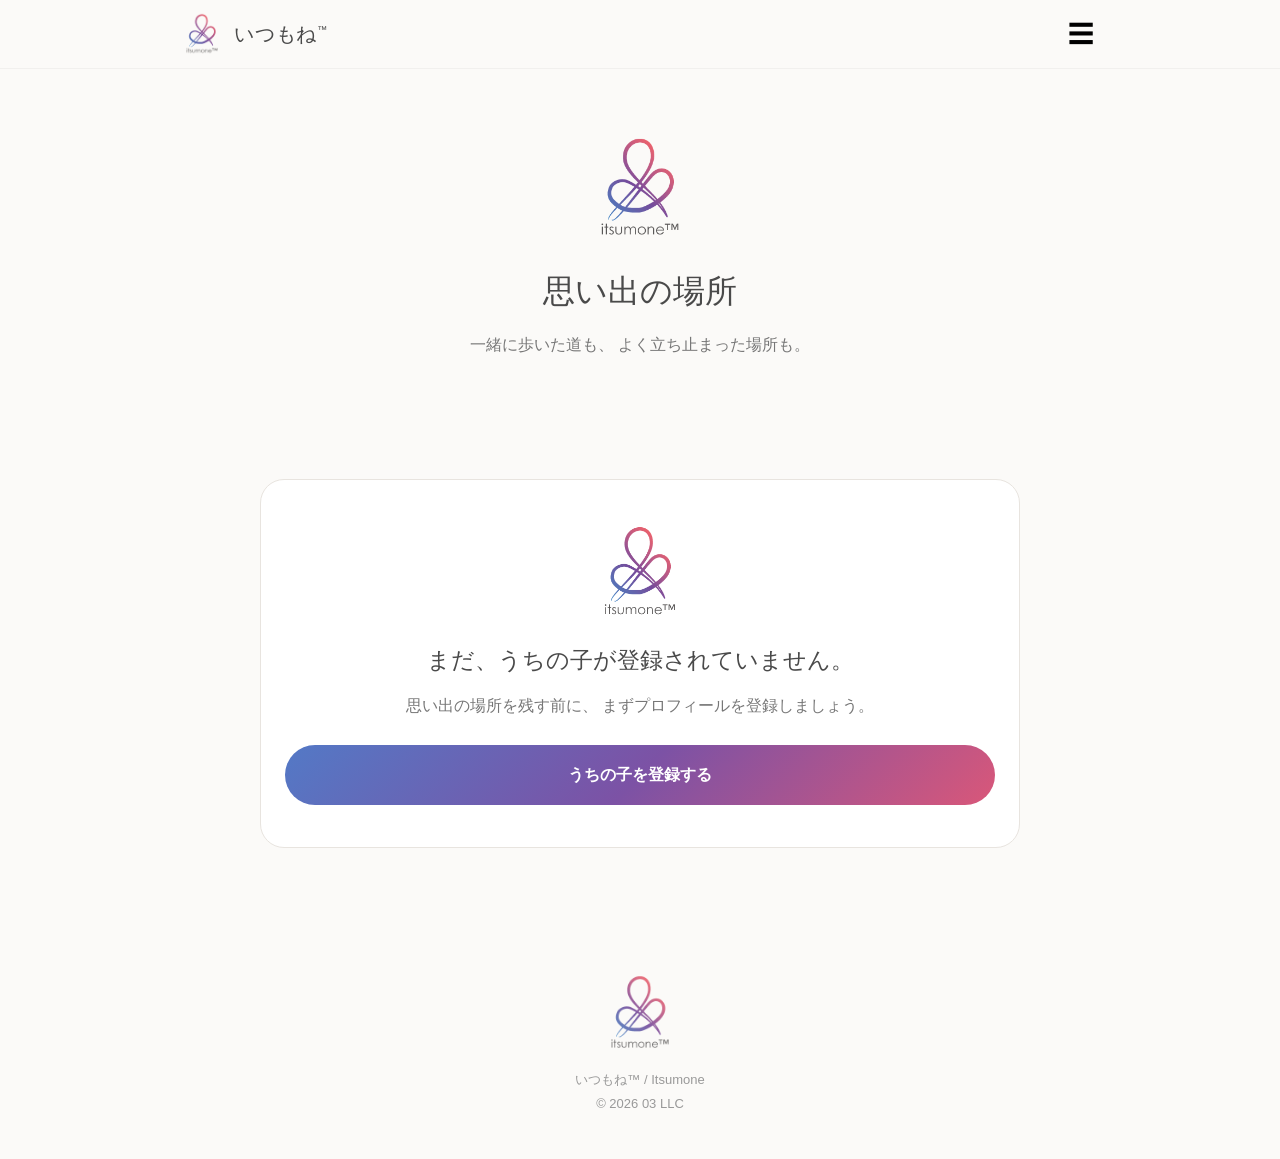
<file: places.html>
<!DOCTYPE html>
<html lang="ja">

<head>

  <!-- =========================================================
       基本設定
       ========================================================= -->

  <!-- 文字コード -->
  <meta charset="UTF-8">

  <!-- スマートフォン対応 -->
  <meta
    name="viewport"
    content="width=device-width, initial-scale=1.0"
  >

  <!-- ページタイトル -->
  <title>思い出の場所｜いつもね™</title>

  <!-- ページ説明 -->
  <meta
    name="description"
    content="いつもね™に、うちの子と一緒に過ごした公園、散歩道、旅行先などの思い出の場所を残します。"
  >

  <!-- ブラウザUIのテーマカラー -->
  <meta
    name="theme-color"
    content="#ffffff"
  >


  <!-- =========================================================
       共通CSS
       ========================================================= -->

  <link
    rel="stylesheet"
    href="style.css"
  >


  <!-- =========================================================
       アイコン
       ========================================================= -->

  <link
    rel="icon"
    type="image/png"
    sizes="192x192"
    href="icons/icon-192.png"
  >

  <link
    rel="apple-touch-icon"
    href="icons/icon-192.png"
  >


  <!-- =========================================================
       places.html 専用CSS
       ========================================================= -->

  <style>

    /* ---------------------------------------------------------
       ページ全体
       --------------------------------------------------------- */

    .places-wrap {
      max-width: 760px;
      margin: 0 auto;
    }


    /* ---------------------------------------------------------
       現在選択中のうちの子
       --------------------------------------------------------- */

    .current-pet {
      display: flex;

      align-items: center;

      gap: 16px;

      margin-bottom: 30px;

      padding: 18px 20px;

      background: white;

      border: 1px solid var(--line);

      border-radius: var(--radius);
    }


    .current-pet-photo {
      width: 72px;
      height: 72px;

      flex-shrink: 0;

      border-radius: 50%;

      object-fit: cover;

      background: #f2efeb;

      border: 1px solid var(--line);
    }


    .current-pet-info {
      flex: 1;
    }


    .current-pet-name {
      margin: 0;

      font-size: 22px;

      font-weight: 500;
    }


    .current-pet-sub {
      margin-top: 4px;

      color: var(--subtext);

      font-size: 13px;
    }


    /* ---------------------------------------------------------
       ページ内説明ボックス
       --------------------------------------------------------- */

    .places-message {
      margin-bottom: 34px;

      padding: 28px;

      background:
        linear-gradient(
          135deg,
          rgba(83, 121, 198, 0.06),
          rgba(124, 82, 165, 0.06),
          rgba(217, 87, 121, 0.06)
        );

      border-radius: var(--radius);

      text-align: center;
    }


    .places-message h2 {
      margin: 0 0 10px;

      font-size: 22px;

      font-weight: 500;
    }


    .places-message p {
      margin: 0;

      color: var(--subtext);

      line-height: 1.9;
    }


    /* ---------------------------------------------------------
       セクション見出し
       --------------------------------------------------------- */

    .places-section {
      margin-top: 38px;
    }


    .places-section-title {
      margin: 0 0 16px;

      font-size: 21px;

      font-weight: 600;
    }


    /* ---------------------------------------------------------
       場所一覧
       --------------------------------------------------------- */

    .place-list {
      display: grid;

      gap: 20px;
    }


    /* ---------------------------------------------------------
       場所カード
       --------------------------------------------------------- */

    .place-card {
      overflow: hidden;

      background: white;

      border: 1px solid var(--line);

      border-radius: var(--radius);
    }


    /* 場所写真 */
    .place-photo {
      width: 100%;

      aspect-ratio: 4 / 3;

      object-fit: cover;

      background: #f2efeb;
    }


    /* カード本文 */
    .place-body {
      padding: 22px;
    }


    /* 場所タグ */
    .place-meta {
      display: flex;

      flex-wrap: wrap;

      gap: 8px;

      margin-bottom: 10px;
    }


    .place-type-badge,
    .place-area-badge {
      display: inline-block;

      padding: 4px 9px;

      border-radius: 999px;

      background: #f4f1ee;

      color: var(--subtext);

      font-size: 12px;
    }


    /* 場所名 */
    .place-title {
      margin: 0 0 8px;

      font-size: 20px;

      font-weight: 600;
    }


    /* 場所の住所・説明 */
    .place-address {
      margin: 0 0 12px;

      color: var(--subtext);

      font-size: 14px;
    }


    /* 思い出本文 */
    .place-memory {
      margin: 0;

      color: var(--subtext);

      line-height: 1.9;

      white-space: pre-wrap;
    }


    /* ---------------------------------------------------------
       緯度経度
       後から地図連携に使います
       --------------------------------------------------------- */

    .place-coordinates {
      margin-top: 12px;

      color: #999;

      font-size: 12px;
    }


    /* ---------------------------------------------------------
       編集・削除用ボタン
       --------------------------------------------------------- */

    .place-card-actions {
      display: flex;

      gap: 10px;

      margin-top: 18px;
    }


    .place-action-btn {
      flex: 1;

      padding: 10px 14px;

      border-radius: 999px;

      text-align: center;

      font-size: 14px;

      cursor: pointer;
    }


    .place-edit-btn {
      background: white;

      border: 1px solid var(--line);
    }


    .place-delete-btn {
      background: white;

      color: #a94b4b;

      border: 1px solid #e8caca;
    }


    .place-delete-btn:hover {
      background: #fff6f6;
    }


    /* ---------------------------------------------------------
       場所未登録
       --------------------------------------------------------- */

    .no-places {
      padding: 38px 24px;

      text-align: center;

      background: white;

      border: 1px solid var(--line);

      border-radius: var(--radius);
    }


    .no-places-icon {
      font-size: 42px;

      margin-bottom: 12px;
    }


    .no-places h2 {
      margin: 0 0 10px;

      font-size: 21px;

      font-weight: 500;
    }


    .no-places p {
      margin: 0 0 24px;

      color: var(--subtext);
    }


    /* ---------------------------------------------------------
       下部操作
       --------------------------------------------------------- */

    .places-actions {
      display: grid;

      gap: 12px;

      margin-top: 36px;
    }


    /* ---------------------------------------------------------
       うちの子未登録
       --------------------------------------------------------- */

    .empty-state {
      padding: 42px 24px;

      text-align: center;

      background: white;

      border: 1px solid var(--line);

      border-radius: var(--radius);
    }


    .empty-state img {
      width: 100px;

      margin: 0 auto 18px;
    }


    .empty-state h2 {
      margin: 0 0 10px;

      font-size: 23px;

      font-weight: 500;
    }


    .empty-state p {
      margin: 0 0 24px;

      color: var(--subtext);
    }


    /* ---------------------------------------------------------
       PC表示
       --------------------------------------------------------- */

    @media (min-width: 700px) {

      /*
        場所カードは写真が大きい方が見やすいので、
        今の段階では1列表示のままにします。

        将来カード数が増えたら、
        2列表示に変えてもOKです。
      */

    }

  </style>

</head>


<body>


  <!-- =========================================================
       ヘッダー
       ========================================================= -->

  <header>

    <div class="container header-inner">

      <!-- ロゴ＋ブランド名 -->
      <a
        href="index.html"
        class="brand"
      >

        <img
          src="icons/icon-192.png"
          alt="いつもね"
          class="brand-mark"
        >

        <div class="brand-name">
          いつもね<sup>™</sup>
        </div>

      </a>


      <!-- 将来メニュー用 -->
      <button
        class="menu-button"
        aria-label="メニュー"
        type="button"
      >
        ☰
      </button>

    </div>

  </header>



  <!-- =========================================================
       メイン
       ========================================================= -->

  <main>


    <!-- =======================================================
         ページタイトル
         ======================================================= -->

    <section class="page-hero">

      <div class="container">

        <img
          src="icons/icon-192.png"
          alt=""
          class="page-logo"
        >

        <h1 class="page-title">
          思い出の場所
        </h1>

        <p class="page-subtitle">
          一緒に歩いた道も、
          よく立ち止まった場所も。
        </p>

      </div>

    </section>



    <!-- =======================================================
         場所一覧
         ======================================================= -->

    <section>

      <div class="container">

        <div
          id="places-root"
          class="places-wrap"
        >
        </div>

      </div>

    </section>


  </main>



  <!-- =========================================================
       フッター
       ========================================================= -->

  <footer>

    <div class="container">

      <img
        src="icons/icon-192.png"
        alt=""
        class="footer-logo"
      >

      <div>
        いつもね™ / Itsumone
      </div>

      <div>
        © 2026 03 LLC
      </div>

    </div>

  </footer>



  <!-- =========================================================
       JavaScript
       ========================================================= -->

  <script>

    /* =========================================================
       うちの子一覧を読む
       ========================================================= */

    const pets =
      JSON.parse(
        localStorage.getItem("itsumonePets") || "[]"
      );


    /* =========================================================
       現在選択中のうちの子ID
       ========================================================= */

    const currentPetId =
      localStorage.getItem("itsumoneCurrentPet");


    /* =========================================================
       表示先
       ========================================================= */

    const placesRoot =
      document.getElementById("places-root");


    /* =========================================================
       HTMLエスケープ
       ========================================================= */

    function escapeHtml(value) {

      return String(value ?? "")
        .replaceAll("&", "&amp;")
        .replaceAll("<", "&lt;")
        .replaceAll(">", "&gt;")
        .replaceAll('"', "&quot;")
        .replaceAll("'", "&#039;");

    }


    /* =========================================================
       現在選択中のうちの子を取得
       ========================================================= */

    function getCurrentPet() {

      /* 登録なし */
      if (pets.length === 0) {
        return null;
      }


      /* currentPetId がある場合 */
      if (currentPetId) {

        const found =
          pets.find(
            pet =>
              String(pet.id) ===
              String(currentPetId)
          );


        if (found) {
          return found;
        }

      }


      /* 見つからなければ最後に登録した子 */
      return pets[pets.length - 1];

    }


    /* =========================================================
       場所データを読む
       
       place-add.html で、
       itsumonePlaces に配列として保存する予定です。
       ========================================================= */

    function getAllPlaces() {

      return JSON.parse(
        localStorage.getItem("itsumonePlaces") || "[]"
      );

    }


    /* =========================================================
       現在の子に紐づく場所だけ取得
       ========================================================= */

    function getPetPlaces(pet) {

      const places =
        getAllPlaces();


      return places.filter(
        place =>
          String(place.petId) ===
          String(pet.id)
      );

    }


    /* =========================================================
       場所を並び替える
       
       現段階では登録日時の新しい順です。
       ========================================================= */

    function sortPlaces(places) {

      return [...places].sort(
        (a, b) =>
          new Date(b.createdAt || 0) -
          new Date(a.createdAt || 0)
      );

    }


    /* =========================================================
       場所削除
       ========================================================= */

    function deletePlace(placeId) {

      /* ---------------------------------------------------------
         削除確認
         --------------------------------------------------------- */

      const ok =
        confirm(
          "この場所の記録を削除しますか？\n\n" +
          "削除した内容は元に戻せません。"
        );


      if (!ok) {
        return;
      }


      /* ---------------------------------------------------------
         全場所データ
         --------------------------------------------------------- */

      const places =
        getAllPlaces();


      /* ---------------------------------------------------------
         対象以外を残す
         --------------------------------------------------------- */

      const updatedPlaces =
        places.filter(
          place =>
            String(place.id) !==
            String(placeId)
        );


      /* ---------------------------------------------------------
         保存
         --------------------------------------------------------- */

      localStorage.setItem(
        "itsumonePlaces",
        JSON.stringify(updatedPlaces)
      );


      /* ---------------------------------------------------------
         画面再描画
         --------------------------------------------------------- */

      renderPlaces();

    }


    /* =========================================================
       場所カードHTML
       ========================================================= */

    function buildPlacesHtml(pet) {

      /* 現在の子の場所 */
      const petPlaces =
        getPetPlaces(pet);


      /* 登録日時順 */
      const sortedPlaces =
        sortPlaces(petPlaces);


      /* ---------------------------------------------------------
         場所がまだ無い場合
         --------------------------------------------------------- */

      if (sortedPlaces.length === 0) {

        return `

          <div class="places-section">

            <h2 class="places-section-title">
              思い出の場所
            </h2>

            <div class="no-places">

              <div class="no-places-icon">
                📍
              </div>

              <h2>
                まだ場所が登録されていません。
              </h2>

              <p>
                いつもの公園。
                <br>
                よく歩いた道。
                <br>
                旅行で訪れた場所。
                <br><br>
                一緒に過ごした場所を、
                少しずつ残してみましょう。
              </p>

              <a
                href="place-add.html"
                class="btn btn-primary"
              >
                最初の場所を登録する
              </a>

            </div>

          </div>

        `;

      }


      /* ---------------------------------------------------------
         各カードを作る
         --------------------------------------------------------- */

      const cardsHtml =
        sortedPlaces
          .map(
            place => {

              /* ---------------------------------------------
                 写真
                 --------------------------------------------- */

              const photoHtml =
                place.photo
                  ? `
                    <img
                      src="${place.photo}"
                      alt="${escapeHtml(place.name)}"
                      class="place-photo"
                    >
                  `
                  : "";


              /* ---------------------------------------------
                 種類
                 --------------------------------------------- */

              const typeHtml =
                place.type
                  ? `
                    <span class="place-type-badge">
                      ${escapeHtml(place.type)}
                    </span>
                  `
                  : "";


              /* ---------------------------------------------
                 エリア
                 --------------------------------------------- */

              const areaHtml =
                place.area
                  ? `
                    <span class="place-area-badge">
                      ${escapeHtml(place.area)}
                    </span>
                  `
                  : "";


              /* ---------------------------------------------
                 住所
                 --------------------------------------------- */

              const addressHtml =
                place.address
                  ? `
                    <p class="place-address">
                      📍 ${escapeHtml(place.address)}
                    </p>
                  `
                  : "";


              /* ---------------------------------------------
                 思い出
                 --------------------------------------------- */

              const memoryHtml =
                place.memory
                  ? `
                    <p class="place-memory">
                      ${escapeHtml(place.memory)}
                    </p>
                  `
                  : "";


              /* ---------------------------------------------
                 緯度経度
                 
                 後で地図表示に使います。
                 --------------------------------------------- */

              let coordinatesHtml = "";


              if (
                place.latitude &&
                place.longitude
              ) {

                coordinatesHtml = `

                  <div class="place-coordinates">

                    緯度：
                    ${escapeHtml(place.latitude)}

                    ／

                    経度：
                    ${escapeHtml(place.longitude)}

                  </div>

                `;

              }


              /* ---------------------------------------------
                 編集URL
                 --------------------------------------------- */

              const editUrl =
                `place-edit.html?id=${encodeURIComponent(place.id)}`;


              /* ---------------------------------------------
                 カード
                 --------------------------------------------- */

              return `

                <article class="place-card">

                  ${photoHtml}

                  <div class="place-body">


                    <!-- 種類・エリア -->
                    <div class="place-meta">

                      ${typeHtml}

                      ${areaHtml}

                    </div>


                    <!-- 場所名 -->
                    <h3 class="place-title">
                      ${escapeHtml(place.name)}
                    </h3>


                    <!-- 住所 -->
                    ${addressHtml}


                    <!-- 思い出 -->
                    ${memoryHtml}


                    <!-- 緯度経度 -->
                    ${coordinatesHtml}


                    <!-- 編集・削除 -->
                    <div class="place-card-actions">

                      <a
                        href="${editUrl}"
                        class="place-action-btn place-edit-btn"
                      >
                        編集
                      </a>


                      <button
                        type="button"
                        class="place-action-btn place-delete-btn"
                        data-place-id="${place.id}"
                      >
                        削除
                      </button>

                    </div>

                  </div>

                </article>

              `;

            }
          )
          .join("");


      /* ---------------------------------------------------------
         セクション全体
         --------------------------------------------------------- */

      return `

        <div class="places-section">

          <h2 class="places-section-title">
            思い出の場所
          </h2>

          <div class="place-list">

            ${cardsHtml}

          </div>

        </div>

      `;

    }


    /* =========================================================
       メイン表示
       ========================================================= */

    function renderPlaces() {

      const pet =
        getCurrentPet();


      /* ---------------------------------------------------------
         うちの子未登録
         --------------------------------------------------------- */

      if (!pet) {

        placesRoot.innerHTML = `

          <div class="empty-state">

            <img
              src="icons/icon-192.png"
              alt=""
            >

            <h2>
              まだ、うちの子が登録されていません。
            </h2>

            <p>
              思い出の場所を残す前に、
              まずプロフィールを登録しましょう。
            </p>

            <a
              href="register.html"
              class="btn btn-primary"
            >
              うちの子を登録する
            </a>

          </div>

        `;

        return;

      }


      /* ---------------------------------------------------------
         プロフィール写真
         --------------------------------------------------------- */

      const photo =
        pet.photo
          ? pet.photo
          : "icons/icon-192.png";


      /* ---------------------------------------------------------
         サブ情報
         --------------------------------------------------------- */

      const subParts = [];


      if (pet.species) {

        subParts.push(
          escapeHtml(pet.species)
        );

      }


      if (pet.nickname) {

        subParts.push(
          `呼び名：${escapeHtml(pet.nickname)}`
        );

      }


      const subText =
        subParts.join("・");


      /* ---------------------------------------------------------
         場所一覧
         --------------------------------------------------------- */

      const placesHtml =
        buildPlacesHtml(pet);


      /* ---------------------------------------------------------
         ページ全体
         --------------------------------------------------------- */

      placesRoot.innerHTML = `

        <!-- ================================================
             現在のうちの子
             ================================================ -->

        <div class="current-pet">

          <img
            src="${photo}"
            alt="${escapeHtml(pet.name)}の写真"
            class="current-pet-photo"
          >

          <div class="current-pet-info">

            <h2 class="current-pet-name">
              ${escapeHtml(pet.name)}
            </h2>

            ${
              subText
                ? `
                  <div class="current-pet-sub">
                    ${subText}
                  </div>
                `
                : ""
            }

          </div>

        </div>



        <!-- ================================================
             場所アーカイブの説明
             ================================================ -->

        <div class="places-message">

          <h2>
            一緒にいた場所を、残しておく。
          </h2>

          <p>
            いつもの散歩道も、
            お気に入りの公園も、
            旅行で訪れた場所も。
            <br>
            その子が生きていた場所も、
            大切な思い出の一部です。
          </p>

        </div>



        <!-- ================================================
             場所一覧
             ================================================ -->

        ${placesHtml}



        <!-- ================================================
             下部操作
             ================================================ -->

        <div class="places-actions">

          <a
            href="place-add.html"
            class="btn btn-primary"
          >
            思い出の場所を追加する
          </a>

          <!--
            次の段階で、
            散歩コースページを作ります。
          -->
          <a
            href="walks.html"
            class="btn btn-secondary"
          >
            散歩コースを見る
          </a>

          <a
            href="memories.html"
            class="btn btn-secondary"
          >
            思い出を見る
          </a>

          <a
            href="profile.html"
            class="btn btn-secondary"
          >
            プロフィールを見る
          </a>

        </div>

      `;


      /* ---------------------------------------------------------
         削除ボタンイベント
         --------------------------------------------------------- */

      const deleteButtons =
        document.querySelectorAll(
          ".place-delete-btn"
        );


      deleteButtons.forEach(
        button => {

          button.addEventListener(
            "click",
            function () {

              const placeId =
                this.dataset.placeId;


              deletePlace(placeId);

            }
          );

        }
      );

    }


    /* =========================================================
       初回表示
       ========================================================= */

    renderPlaces();

  </script>


</body>

</html>
</file>
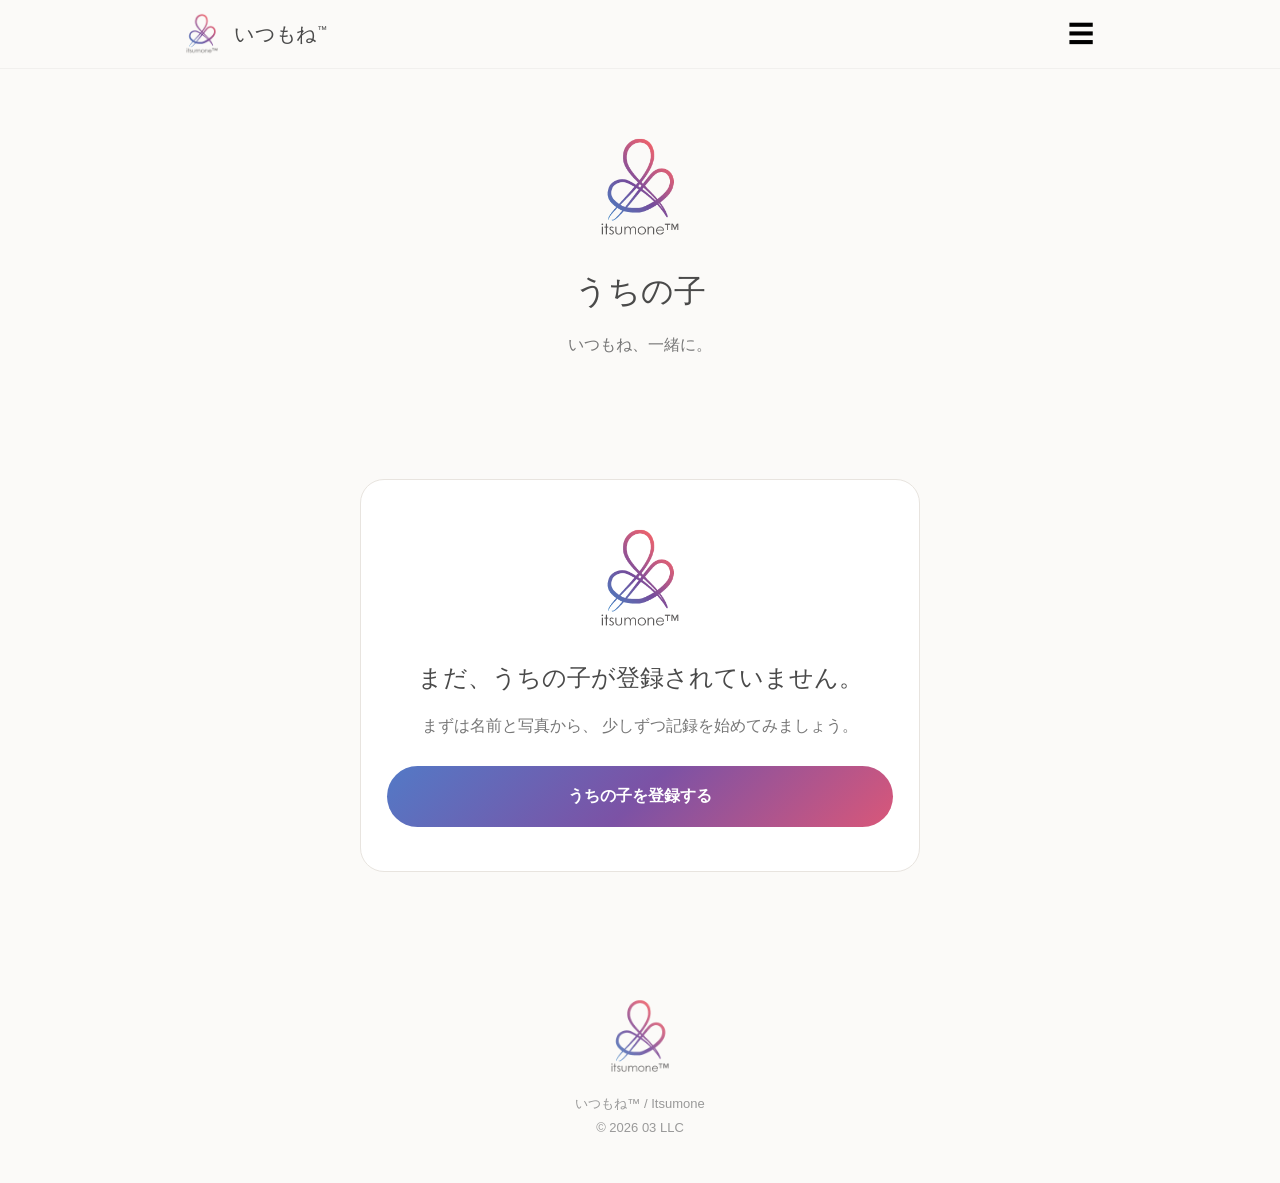
<file: profile.html>
<!DOCTYPE html>
<html lang="ja">

<head>

  <!-- =========================================================
       基本設定
       ========================================================= -->

  <!-- 文字コード -->
  <meta charset="UTF-8">

  <!-- スマートフォン対応 -->
  <meta
    name="viewport"
    content="width=device-width, initial-scale=1.0"
  >

  <!-- ページタイトル -->
  <title>うちの子プロフィール｜いつもね™</title>

  <!-- ページ説明 -->
  <meta
    name="description"
    content="いつもね™に登録した、うちの子のプロフィールを表示します。"
  >

  <!-- ブラウザUI色 -->
  <meta
    name="theme-color"
    content="#ffffff"
  >


  <!-- =========================================================
       共通CSS
       ========================================================= -->

  <link
    rel="stylesheet"
    href="style.css"
  >


  <!-- =========================================================
       アイコン
       ========================================================= -->

  <link
    rel="icon"
    type="image/png"
    sizes="192x192"
    href="icons/icon-192.png"
  >

  <link
    rel="apple-touch-icon"
    href="icons/icon-192.png"
  >


  <!-- =========================================================
       profile.html 専用スタイル
       ========================================================= -->

  <style>

    /* ---------------------------------------------------------
       プロフィール全体
       --------------------------------------------------------- */

    .profile-wrap {
      max-width: 720px;
      margin: 0 auto;
    }


    /* ---------------------------------------------------------
       プロフィール写真
       --------------------------------------------------------- */

    .profile-main-photo {
      width: 180px;
      height: 180px;

      margin: 0 auto 20px;

      border-radius: 50%;

      object-fit: cover;

      background: #f2efeb;

      border: 1px solid var(--line);
    }


    /* ---------------------------------------------------------
       呼び名
       --------------------------------------------------------- */

    .profile-nickname {
      margin-top: 4px;

      color: var(--subtext);

      font-size: 15px;
    }


    /* ---------------------------------------------------------
       種類・品種など
       --------------------------------------------------------- */

    .profile-tags {
      display: flex;

      flex-wrap: wrap;

      justify-content: center;

      gap: 8px;

      margin-top: 18px;
    }

    .profile-tag {
      padding: 6px 12px;

      border-radius: 999px;

      background: #f5f2ef;

      color: var(--subtext);

      font-size: 13px;
    }


    /* ---------------------------------------------------------
       情報カード
       --------------------------------------------------------- */

    .info-card {
      margin-top: 22px;

      padding: 26px;

      background: white;

      border-radius: var(--radius);

      border: 1px solid var(--line);
    }


    .info-card h2 {
      margin: 0 0 20px;

      font-size: 20px;

      font-weight: 600;
    }


    /* ---------------------------------------------------------
       情報一覧
       --------------------------------------------------------- */

    .info-list {
      display: grid;

      gap: 16px;
    }

    .info-row {
      display: grid;

      grid-template-columns: 120px 1fr;

      gap: 12px;

      align-items: start;
    }

    .info-label {
      color: var(--subtext);

      font-size: 14px;
    }

    .info-value {
      word-break: break-word;
    }


    /* ---------------------------------------------------------
       長文用
       --------------------------------------------------------- */

    .text-block {
      white-space: pre-wrap;

      line-height: 1.9;
    }


    /* ---------------------------------------------------------
       ボタン群
       --------------------------------------------------------- */

    .profile-actions {
      display: grid;

      gap: 12px;

      margin-top: 30px;
    }


    /* ---------------------------------------------------------
       うちの子切り替え
       --------------------------------------------------------- */

    .pet-switcher {
      margin-bottom: 28px;

      padding: 18px;

      background: white;

      border: 1px solid var(--line);

      border-radius: var(--radius-small);
    }

    .pet-switcher label {
      display: block;

      margin-bottom: 8px;

      font-size: 14px;

      color: var(--subtext);
    }


    /* ---------------------------------------------------------
       データが無い場合
       --------------------------------------------------------- */

    .empty-state {
      max-width: 560px;

      margin: 0 auto;

      padding: 44px 26px;

      text-align: center;

      background: white;

      border: 1px solid var(--line);

      border-radius: var(--radius);
    }

    .empty-state img {
      width: 110px;

      margin: 0 auto 22px;
    }

    .empty-state h2 {
      margin: 0 0 12px;

      font-size: 24px;

      font-weight: 500;
    }

    .empty-state p {
      margin: 0 0 26px;

      color: var(--subtext);
    }


    /* ---------------------------------------------------------
       スマホ調整
       --------------------------------------------------------- */

    @media (max-width: 520px) {

      .info-row {
        grid-template-columns: 1fr;
        gap: 2px;
      }

      .info-label {
        font-size: 12px;
      }

    }

  </style>

</head>


<body>


  <!-- =========================================================
       ヘッダー
       ========================================================= -->

  <header>

    <div class="container header-inner">

      <!-- ロゴ＋ブランド名 -->
      <a
        href="index.html"
        class="brand"
      >

        <img
          src="icons/icon-192.png"
          alt="いつもね"
          class="brand-mark"
        >

        <div class="brand-name">
          いつもね<sup>™</sup>
        </div>

      </a>


      <!-- 将来メニュー用 -->
      <button
        class="menu-button"
        aria-label="メニュー"
        type="button"
      >
        ☰
      </button>

    </div>

  </header>



  <!-- =========================================================
       メイン
       ========================================================= -->

  <main>


    <!-- =======================================================
         ページタイトル
         ======================================================= -->

    <section class="page-hero">

      <div class="container">

        <img
          src="icons/icon-192.png"
          alt=""
          class="page-logo"
        >

        <h1 class="page-title">
          うちの子
        </h1>

        <p class="page-subtitle">
          いつもね、一緒に。
        </p>

      </div>

    </section>



    <!-- =======================================================
         プロフィール本体
         ======================================================= -->

    <section>

      <div class="container">

        <!--
          JavaScriptで中身をここへ入れます。
        -->
        <div
          id="profile-root"
          class="profile-wrap"
        >
        </div>

      </div>

    </section>


  </main>



  <!-- =========================================================
       フッター
       ========================================================= -->

  <footer>

    <div class="container">

      <img
        src="icons/icon-192.png"
        alt=""
        class="footer-logo"
      >

      <div>
        いつもね™ / Itsumone
      </div>

      <div>
        © 2026 03 LLC
      </div>

    </div>

  </footer>



  <!-- =========================================================
       JavaScript
       ========================================================= -->

  <script>

    /* =========================================================
       localStorageから登録データを読む
       ========================================================= */

    const pets =
      JSON.parse(
        localStorage.getItem("itsumonePets") || "[]"
      );


    /* =========================================================
       現在選択中の子のIDを読む
       ========================================================= */

    const currentPetId =
      localStorage.getItem("itsumoneCurrentPet");


    /* =========================================================
       表示先
       ========================================================= */

    const profileRoot =
      document.getElementById("profile-root");


    /* =========================================================
       HTMLエスケープ関数
       
       ユーザーが入力した文字列を
       そのままHTMLとして解釈しないようにします。
       ========================================================= */

    function escapeHtml(value) {

      return String(value ?? "")
        .replaceAll("&", "&amp;")
        .replaceAll("<", "&lt;")
        .replaceAll(">", "&gt;")
        .replaceAll('"', "&quot;")
        .replaceAll("'", "&#039;");

    }


    /* =========================================================
       日付表示を日本語に整える
       
       例：
       2020-04-12
       ↓
       2020年4月12日
       ========================================================= */

    function formatDate(dateString) {

      /* 空欄なら「未登録」 */
      if (!dateString) {
        return "未登録";
      }


      const date =
        new Date(
          dateString + "T00:00:00"
        );


      /* 不正な日付なら元の文字列 */
      if (
        Number.isNaN(
          date.getTime()
        )
      ) {

        return dateString;

      }


      return (
        date.getFullYear() +
        "年" +
        (date.getMonth() + 1) +
        "月" +
        date.getDate() +
        "日"
      );

    }


    /* =========================================================
       現在の子を探す
       ========================================================= */

    function getCurrentPet() {

      /* 登録が無ければ null */
      if (pets.length === 0) {
        return null;
      }


      /* currentPetId がある場合 */
      if (currentPetId) {

        const found =
          pets.find(
            pet =>
              String(pet.id) ===
              String(currentPetId)
          );


        if (found) {
          return found;
        }

      }


      /* 見つからなければ最後に登録した子 */
      return pets[pets.length - 1];

    }


    /* =========================================================
       プロフィール表示
       ========================================================= */

    function renderProfile() {

      const pet =
        getCurrentPet();


      /* ---------------------------------------------------------
         登録データが無い場合
         --------------------------------------------------------- */

      if (!pet) {

        profileRoot.innerHTML = `

          <div class="empty-state">

            <img
              src="icons/icon-192.png"
              alt=""
            >

            <h2>
              まだ、うちの子が登録されていません。
            </h2>

            <p>
              まずは名前と写真から、
              少しずつ記録を始めてみましょう。
            </p>

            <a
              href="register.html"
              class="btn btn-primary"
            >
              うちの子を登録する
            </a>

          </div>

        `;

        return;
      }


      /* ---------------------------------------------------------
         写真
         
         写真が登録されていない場合は
         いつもね™のアイコンを表示します。
         --------------------------------------------------------- */

      const photo =
        pet.photo
          ? pet.photo
          : "icons/icon-192.png";


      /* ---------------------------------------------------------
         呼び名
         --------------------------------------------------------- */

      const nicknameHtml =
        pet.nickname
          ? `
            <div class="profile-nickname">
              ${escapeHtml(pet.nickname)}
            </div>
          `
          : "";


      /* ---------------------------------------------------------
         タグ
         --------------------------------------------------------- */

      const tags = [];


      if (pet.species) {
        tags.push(
          escapeHtml(pet.species)
        );
      }


      if (pet.breed) {
        tags.push(
          escapeHtml(pet.breed)
        );
      }


      if (pet.sex) {
        tags.push(
          escapeHtml(pet.sex)
        );
      }


      const tagsHtml =
        tags.length > 0
          ? `
            <div class="profile-tags">
              ${tags
                .map(
                  tag =>
                    `<span class="profile-tag">${tag}</span>`
                )
                .join("")
              }
            </div>
          `
          : "";


      /* ---------------------------------------------------------
         複数登録がある場合の切り替え
         --------------------------------------------------------- */

      let switcherHtml = "";


      if (pets.length > 1) {

        switcherHtml = `

          <div class="pet-switcher">

            <label for="pet-switch">
              表示するうちの子
            </label>

            <select
              id="pet-switch"
              class="form-select"
            >

              ${pets
                .map(
                  item => `

                    <option
                      value="${item.id}"
                      ${
                        String(item.id) ===
                        String(pet.id)
                          ? "selected"
                          : ""
                      }
                    >

                      ${escapeHtml(item.name)}

                    </option>

                  `
                )
                .join("")
              }

            </select>

          </div>

        `;

      }


      /* ---------------------------------------------------------
         プロフィール本体
         --------------------------------------------------------- */

      profileRoot.innerHTML = `

        ${switcherHtml}


        <div class="profile-card">

          <img
            src="${photo}"
            alt="${escapeHtml(pet.name)}の写真"
            class="profile-main-photo"
          >

          <div class="profile-name">
            ${escapeHtml(pet.name)}
          </div>

          ${nicknameHtml}

          ${tagsHtml}

        </div>



        <div class="info-card">

          <h2>
            大切な日
          </h2>

          <div class="info-list">

            <div class="info-row">

              <div class="info-label">
                誕生日
              </div>

              <div class="info-value">
                ${formatDate(pet.birthday)}
              </div>

            </div>


            <div class="info-row">

              <div class="info-label">
                うちに来た日
              </div>

              <div class="info-value">
                ${formatDate(pet.welcomeDay)}
              </div>

            </div>


            <div class="info-row">

              <div class="info-label">
                お別れした日
              </div>

              <div class="info-value">
                ${formatDate(pet.farewellDay)}
              </div>

            </div>

          </div>

        </div>



        <div class="info-card">

          <h2>
            その子らしさ
          </h2>

          <div class="info-list">

            <div class="info-row">

              <div class="info-label">
                好きなもの
              </div>

              <div class="info-value text-block">
                ${
                  pet.favorites
                    ? escapeHtml(pet.favorites)
                    : "まだ登録されていません。"
                }
              </div>

            </div>


            <div class="info-row">

              <div class="info-label">
                性格・しぐさ
              </div>

              <div class="info-value text-block">
                ${
                  pet.personality
                    ? escapeHtml(pet.personality)
                    : "まだ登録されていません。"
                }
              </div>

            </div>

          </div>

        </div>



        <div class="info-card">

          <h2>
            思い出
          </h2>

          <div class="text-block">

            ${
              pet.firstMemory
                ? escapeHtml(pet.firstMemory)
                : "まだ思い出は登録されていません。"
            }

          </div>

        </div>



        <div class="profile-actions">

          <a
            href="memories.html"
            class="btn btn-primary"
          >
            思い出を見る
          </a>

          <a
            href="register.html"
            class="btn btn-secondary"
          >
            もう一人、うちの子を登録する
          </a>

          <a
            href="index.html"
            class="btn btn-secondary"
          >
            トップへ戻る
          </a>

        </div>

      `;


      /* ---------------------------------------------------------
         切り替え用selectのイベント
         --------------------------------------------------------- */

      const petSwitch =
        document.getElementById("pet-switch");


      if (petSwitch) {

        petSwitch.addEventListener(
          "change",
          function () {

            /* 選んだ子を current にする */
            localStorage.setItem(
              "itsumoneCurrentPet",
              this.value
            );


            /* ページを再読み込み */
            location.reload();

          }
        );

      }

    }


    /* =========================================================
       初回表示
       ========================================================= */

    renderProfile();

  </script>


</body>

</html>
</file>
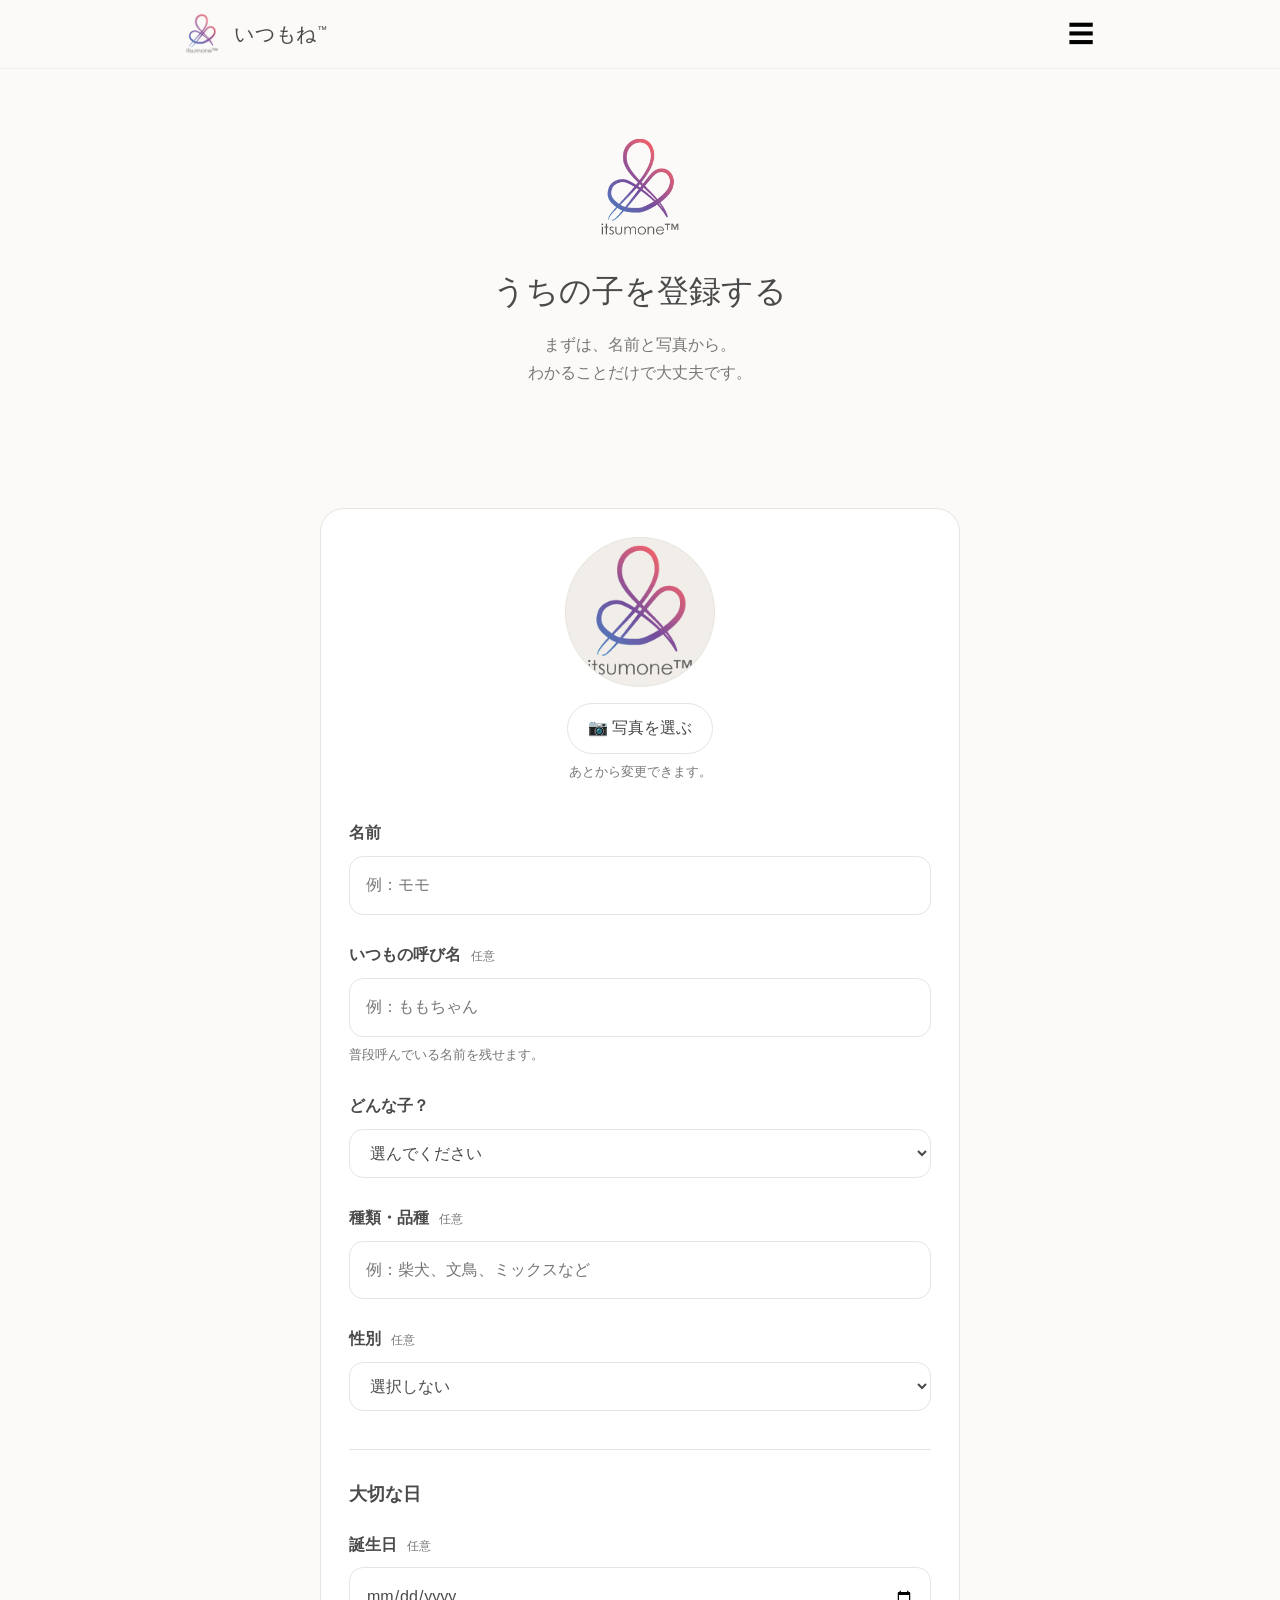
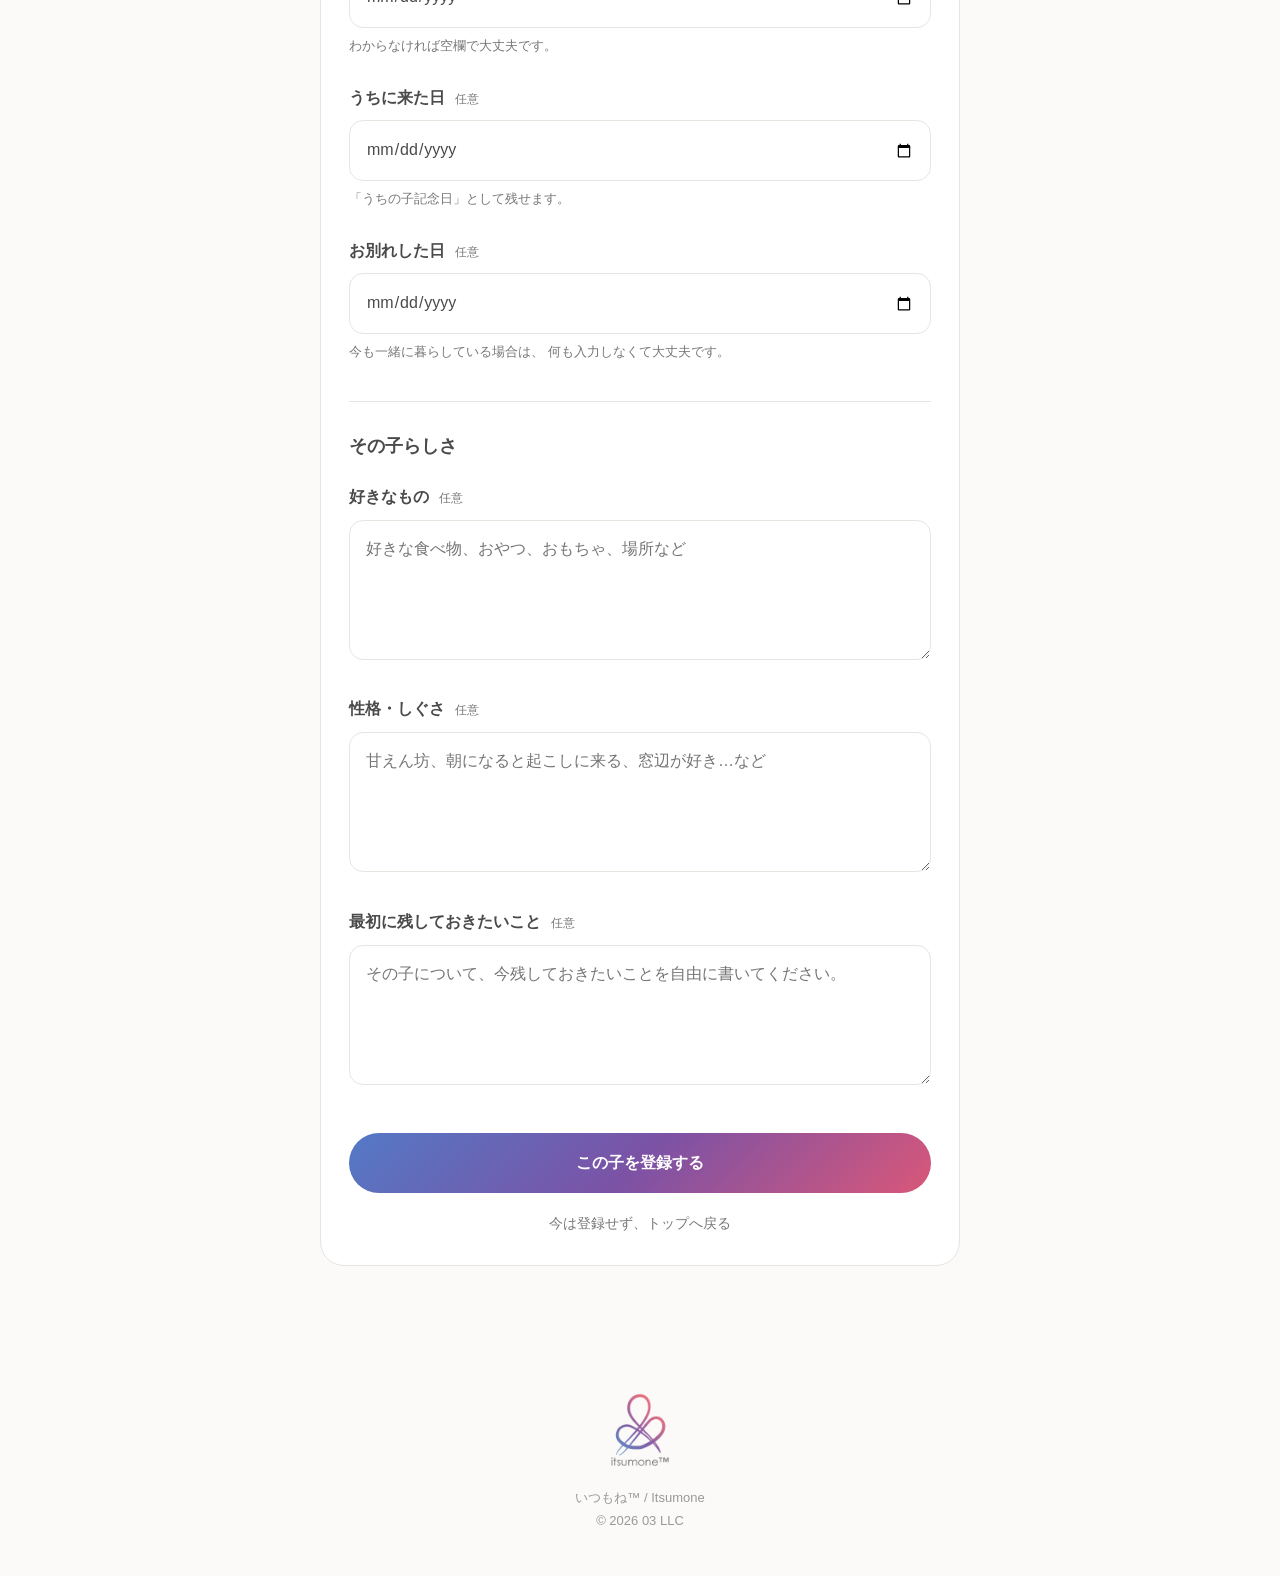
<file: register.html>
<!DOCTYPE html>
<html lang="ja">

<head>

  <!-- =========================================================
       基本設定
       ========================================================= -->

  <!-- 文字コード -->
  <meta charset="UTF-8">

  <!-- スマートフォン表示 -->
  <meta
    name="viewport"
    content="width=device-width, initial-scale=1.0"
  >

  <!-- ページタイトル -->
  <title>うちの子を登録する｜いつもね™</title>

  <!-- ページ説明 -->
  <meta
    name="description"
    content="いつもね™に、うちの子の名前、写真、誕生日、うちに来た日などを登録します。"
  >

  <!-- ブラウザのテーマカラー -->
  <meta
    name="theme-color"
    content="#ffffff"
  >


  <!-- =========================================================
       共通CSS
       ========================================================= -->

  <link
    rel="stylesheet"
    href="style.css"
  >


  <!-- =========================================================
       アイコン
       ========================================================= -->

  <link
    rel="icon"
    type="image/png"
    sizes="192x192"
    href="icons/icon-192.png"
  >

  <link
    rel="apple-touch-icon"
    href="icons/icon-192.png"
  >


  <!-- =========================================================
       register.html 専用の小さなスタイル
       
       基本デザインは style.css にまとめています。
       ここには、このページだけで使う要素だけを書きます。
       後から style.css に移してもOKです。
       ========================================================= -->

  <style>

    /* ---------------------------------------------------------
       写真選択部分
       --------------------------------------------------------- */

    .photo-register {
      text-align: center;
      margin-bottom: 36px;
    }

    /* 写真がまだ無いときの丸い枠 */
    .photo-preview {
      width: 150px;
      height: 150px;

      margin: 0 auto 16px;

      border-radius: 50%;

      object-fit: cover;

      background: #f1eeea;

      border: 1px solid var(--line);
    }

    /* 写真選択ボタン */
    .photo-button {
      display: inline-block;

      padding: 10px 20px;

      background: white;

      border: 1px solid var(--line);

      border-radius: 999px;

      cursor: pointer;
    }

    /* 本来のファイル選択欄は隠す */
    .photo-input {
      display: none;
    }


    /* ---------------------------------------------------------
       任意項目表示
       --------------------------------------------------------- */

    .optional {
      margin-left: 6px;

      color: var(--subtext);

      font-size: 12px;

      font-weight: normal;
    }


    /* ---------------------------------------------------------
       フォーム内の区切り
       --------------------------------------------------------- */

    .form-section-title {
      margin: 38px 0 20px;

      padding-top: 28px;

      border-top: 1px solid var(--line);

      font-size: 18px;

      font-weight: 600;
    }


    /* ---------------------------------------------------------
       登録ボタンエリア
       --------------------------------------------------------- */

    .form-actions {
      margin-top: 38px;
    }

    .form-actions .btn {
      width: 100%;

      border: none;

      cursor: pointer;
    }

    .back-link {
      display: block;

      margin-top: 18px;

      text-align: center;

      color: var(--subtext);

      font-size: 14px;
    }


    /* ---------------------------------------------------------
       登録完了メッセージ
       --------------------------------------------------------- */

    .save-message {
      display: none;

      margin-top: 22px;

      padding: 16px 18px;

      border-radius: 16px;

      background: rgba(124, 82, 165, 0.08);

      text-align: center;
    }


    /* ---------------------------------------------------------
       「その他」の生き物入力欄
       最初は非表示
       --------------------------------------------------------- */

    #species-other-wrap {
      display: none;
      margin-top: 12px;
    }

  </style>

</head>


<body>


  <!-- =========================================================
       ヘッダー
       ========================================================= -->

  <header>

    <div class="container header-inner">

      <!--
        左側：ロゴ＋ブランド名
      -->
      <a
        href="index.html"
        class="brand"
      >

        <img
          src="icons/icon-192.png"
          alt="いつもね"
          class="brand-mark"
        >

        <div class="brand-name">
          いつもね<sup>™</sup>
        </div>

      </a>


      <!--
        将来メニューを開くためのボタン
        現段階では表示のみ
      -->
      <button
        class="menu-button"
        aria-label="メニュー"
        type="button"
      >
        ☰
      </button>

    </div>

  </header>



  <!-- =========================================================
       メイン
       ========================================================= -->

  <main>


    <!-- =======================================================
         ページタイトル
         ======================================================= -->

    <section class="page-hero">

      <div class="container">

        <!-- いつもね™のマーク -->
        <img
          src="icons/icon-192.png"
          alt=""
          class="page-logo"
        >

        <h1 class="page-title">
          うちの子を登録する
        </h1>

        <p class="page-subtitle">
          まずは、名前と写真から。
          <br>
          わかることだけで大丈夫です。
        </p>

      </div>

    </section>



    <!-- =======================================================
         登録フォーム
         ======================================================= -->

    <section>

      <div class="container">

        <div class="form-wrap">

          <!--
            フォーム本体

            現段階ではサーバーへ送信せず、
            JavaScriptで localStorage に保存します。

            そのため action は設定していません。
          -->
          <form
            id="pet-form"
            class="form-card"
          >


            <!-- =================================================
                 写真
                 ================================================= -->

            <div class="photo-register">

              <!--
                最初はロゴを表示。
                写真を選ぶと、その写真に切り替わります。
              -->
              <img
                id="photo-preview"
                src="icons/icon-192.png"
                alt="うちの子の写真"
                class="photo-preview"
              >

              <!--
                labelをボタン風にしています。
                クリックすると hidden の file input が開きます。
              -->
              <label
                for="photo"
                class="photo-button"
              >
                📷 写真を選ぶ
              </label>

              <input
                type="file"
                id="photo"
                class="photo-input"
                accept="image/*"
              >

              <p class="form-note">
                あとから変更できます。
              </p>

            </div>



            <!-- =================================================
                 基本プロフィール
                 ================================================= -->

            <div class="form-group">

              <label
                for="name"
                class="form-label"
              >
                名前
              </label>

              <input
                type="text"
                id="name"
                class="form-input"
                placeholder="例：モモ"
                required
              >

            </div>



            <!-- 呼び名 -->
            <div class="form-group">

              <label
                for="nickname"
                class="form-label"
              >
                いつもの呼び名
                <span class="optional">
                  任意
                </span>
              </label>

              <input
                type="text"
                id="nickname"
                class="form-input"
                placeholder="例：ももちゃん"
              >

              <p class="form-note">
                普段呼んでいる名前を残せます。
              </p>

            </div>



            <!-- =================================================
                 生き物の種類
                 ================================================= -->

            <div class="form-group">

              <label
                for="species"
                class="form-label"
              >
                どんな子？
              </label>

              <!--
                犬・猫だけに限定しません。
                「その他」を選ぶと自由入力欄が出ます。
              -->
              <select
                id="species"
                class="form-select"
              >

                <option value="">
                  選んでください
                </option>

                <option value="犬">
                  犬
                </option>

                <option value="猫">
                  猫
                </option>

                <option value="うさぎ">
                  うさぎ
                </option>

                <option value="鳥">
                  鳥
                </option>

                <option value="ハムスター">
                  ハムスター
                </option>

                <option value="モルモット">
                  モルモット
                </option>

                <option value="フェレット">
                  フェレット
                </option>

                <option value="魚">
                  魚
                </option>

                <option value="爬虫類">
                  爬虫類
                </option>

                <option value="両生類">
                  両生類
                </option>

                <option value="昆虫">
                  昆虫
                </option>

                <option value="馬">
                  馬
                </option>

                <option value="その他">
                  その他
                </option>

              </select>


              <!--
                「その他」を選んだときだけ表示
              -->
              <div id="species-other-wrap">

                <input
                  type="text"
                  id="species-other"
                  class="form-input"
                  placeholder="例：カメ、ヤギ、インコなど"
                >

              </div>

            </div>



            <!-- 種類・品種 -->
            <div class="form-group">

              <label
                for="breed"
                class="form-label"
              >
                種類・品種
                <span class="optional">
                  任意
                </span>
              </label>

              <input
                type="text"
                id="breed"
                class="form-input"
                placeholder="例：柴犬、文鳥、ミックスなど"
              >

            </div>



            <!-- 性別 -->
            <div class="form-group">

              <label
                for="sex"
                class="form-label"
              >
                性別
                <span class="optional">
                  任意
                </span>
              </label>

              <select
                id="sex"
                class="form-select"
              >

                <option value="">
                  選択しない
                </option>

                <option value="男の子">
                  男の子
                </option>

                <option value="女の子">
                  女の子
                </option>

                <option value="わからない">
                  わからない
                </option>

                <option value="その他">
                  その他
                </option>

              </select>

            </div>



            <!-- =================================================
                 大切な日
                 ================================================= -->

            <div class="form-section-title">
              大切な日
            </div>



            <!-- 誕生日 -->
            <div class="form-group">

              <label
                for="birthday"
                class="form-label"
              >
                誕生日
                <span class="optional">
                  任意
                </span>
              </label>

              <input
                type="date"
                id="birthday"
                class="form-input"
              >

              <p class="form-note">
                わからなければ空欄で大丈夫です。
              </p>

            </div>



            <!-- うちに来た日 -->
            <div class="form-group">

              <label
                for="welcome-day"
                class="form-label"
              >
                うちに来た日
                <span class="optional">
                  任意
                </span>
              </label>

              <input
                type="date"
                id="welcome-day"
                class="form-input"
              >

              <p class="form-note">
                「うちの子記念日」として残せます。
              </p>

            </div>



            <!-- お別れした日 -->
            <div class="form-group">

              <label
                for="farewell-day"
                class="form-label"
              >
                お別れした日
                <span class="optional">
                  任意
                </span>
              </label>

              <input
                type="date"
                id="farewell-day"
                class="form-input"
              >

              <p class="form-note">
                今も一緒に暮らしている場合は、
                何も入力しなくて大丈夫です。
              </p>

            </div>



            <!-- =================================================
                 その子らしさ
                 ================================================= -->

            <div class="form-section-title">
              その子らしさ
            </div>



            <!-- 好きなもの -->
            <div class="form-group">

              <label
                for="favorites"
                class="form-label"
              >
                好きなもの
                <span class="optional">
                  任意
                </span>
              </label>

              <textarea
                id="favorites"
                class="form-textarea"
                placeholder="好きな食べ物、おやつ、おもちゃ、場所など"
              ></textarea>

            </div>



            <!-- 性格・しぐさ -->
            <div class="form-group">

              <label
                for="personality"
                class="form-label"
              >
                性格・しぐさ
                <span class="optional">
                  任意
                </span>
              </label>

              <textarea
                id="personality"
                class="form-textarea"
                placeholder="甘えん坊、朝になると起こしに来る、窓辺が好き…など"
              ></textarea>

            </div>



            <!-- 最初の思い出 -->
            <div class="form-group">

              <label
                for="first-memory"
                class="form-label"
              >
                最初に残しておきたいこと
                <span class="optional">
                  任意
                </span>
              </label>

              <textarea
                id="first-memory"
                class="form-textarea"
                placeholder="その子について、今残しておきたいことを自由に書いてください。"
              ></textarea>

            </div>



            <!-- =================================================
                 登録ボタン
                 ================================================= -->

            <div class="form-actions">

              <!--
                submitするとJavaScriptが動き、
                localStorageへ保存します。
              -->
              <button
                type="submit"
                class="btn btn-primary"
              >
                この子を登録する
              </button>


              <!-- トップへ戻る -->
              <a
                href="index.html"
                class="back-link"
              >
                今は登録せず、トップへ戻る
              </a>

            </div>



            <!--
              登録完了後に表示するメッセージ
            -->
            <div
              id="save-message"
              class="save-message"
            >
              登録しました。
              <br>
              いつもね、一緒に。
            </div>


          </form>

        </div>

      </div>

    </section>


  </main>



  <!-- =========================================================
       フッター
       ========================================================= -->

  <footer>

    <div class="container">

      <img
        src="icons/icon-192.png"
        alt=""
        class="footer-logo"
      >

      <div>
        いつもね™ / Itsumone
      </div>

      <div>
        © 2026 03 LLC
      </div>

    </div>

  </footer>



  <!-- =========================================================
       JavaScript
       ========================================================= -->

  <script>

    /* =========================================================
       使うHTML要素を取得
       ========================================================= */

    const form =
      document.getElementById("pet-form");

    const photoInput =
      document.getElementById("photo");

    const photoPreview =
      document.getElementById("photo-preview");

    const speciesSelect =
      document.getElementById("species");

    const speciesOtherWrap =
      document.getElementById("species-other-wrap");

    const saveMessage =
      document.getElementById("save-message");


    /* =========================================================
       写真データ
       
       選んだ写真を縮小して、
       localStorageへ保存できる形式にします。
       ========================================================= */

    let photoData = "";


    /* =========================================================
       写真を選んだとき
       ========================================================= */

    photoInput.addEventListener(
      "change",
      function () {

        /* 選択されたファイル */
        const file = this.files[0];


        /* 何も選ばれていなければ終了 */
        if (!file) {
          return;
        }


        /* 画像ファイル以外なら終了 */
        if (!file.type.startsWith("image/")) {

          alert(
            "画像ファイルを選んでください。"
          );

          return;
        }


        /* FileReaderで画像を読み込む */
        const reader =
          new FileReader();


        reader.onload =
          function (event) {

            /* 一度Imageとして読み込む */
            const image =
              new Image();


            image.onload =
              function () {

                /* ---------------------------------------------
                   Canvasを使って画像を小さくします。

                   localStorageは容量が小さいため、
                   スマホ写真をそのまま保存すると
                   入りきらない場合があります。
                   --------------------------------------------- */

                const canvas =
                  document.createElement("canvas");

                const ctx =
                  canvas.getContext("2d");


                /* 最大辺 */
                const maxSize = 800;


                let width =
                  image.width;

                let height =
                  image.height;


                /* 横長写真 */
                if (
                  width > height &&
                  width > maxSize
                ) {

                  height =
                    Math.round(
                      height * maxSize / width
                    );

                  width =
                    maxSize;
                }


                /* 縦長写真 */
                if (
                  height >= width &&
                  height > maxSize
                ) {

                  width =
                    Math.round(
                      width * maxSize / height
                    );

                  height =
                    maxSize;
                }


                /* Canvasサイズ */
                canvas.width =
                  width;

                canvas.height =
                  height;


                /* Canvasへ描画 */
                ctx.drawImage(
                  image,
                  0,
                  0,
                  width,
                  height
                );


                /* JPEG形式へ変換 */
                photoData =
                  canvas.toDataURL(
                    "image/jpeg",
                    0.82
                  );


                /* プレビューへ表示 */
                photoPreview.src =
                  photoData;

              };


            image.src =
              event.target.result;

          };


        reader.readAsDataURL(file);

      }
    );


    /* =========================================================
       生き物の種類
       
       「その他」が選ばれた場合だけ、
       自由入力欄を表示します。
       ========================================================= */

    speciesSelect.addEventListener(
      "change",
      function () {

        if (
          this.value === "その他"
        ) {

          speciesOtherWrap.style.display =
            "block";

        } else {

          speciesOtherWrap.style.display =
            "none";

        }

      }
    );


    /* =========================================================
       登録ボタンが押されたとき
       ========================================================= */

    form.addEventListener(
      "submit",
      function (event) {

        /* ---------------------------------------------
           通常のフォーム送信を止める
           --------------------------------------------- */

        event.preventDefault();


        /* ---------------------------------------------
           生き物の種類を決定
           --------------------------------------------- */

        let species =
          document.getElementById("species").value;


        /* 「その他」なら自由入力の値を使う */
        if (
          species === "その他"
        ) {

          const customSpecies =
            document
              .getElementById("species-other")
              .value
              .trim();


          if (customSpecies) {

            species =
              customSpecies;

          }

        }


        /* ---------------------------------------------
           入力内容をひとつのオブジェクトにまとめる
           --------------------------------------------- */

        const pet = {

          /* ID */
          id:
            Date.now(),

          /* 名前 */
          name:
            document
              .getElementById("name")
              .value
              .trim(),

          /* 呼び名 */
          nickname:
            document
              .getElementById("nickname")
              .value
              .trim(),

          /* 生き物の種類 */
          species:
            species,

          /* 品種 */
          breed:
            document
              .getElementById("breed")
              .value
              .trim(),

          /* 性別 */
          sex:
            document
              .getElementById("sex")
              .value,

          /* 誕生日 */
          birthday:
            document
              .getElementById("birthday")
              .value,

          /* うちに来た日 */
          welcomeDay:
            document
              .getElementById("welcome-day")
              .value,

          /* お別れした日 */
          farewellDay:
            document
              .getElementById("farewell-day")
              .value,

          /* 好きなもの */
          favorites:
            document
              .getElementById("favorites")
              .value
              .trim(),

          /* 性格・しぐさ */
          personality:
            document
              .getElementById("personality")
              .value
              .trim(),

          /* 最初の思い出 */
          firstMemory:
            document
              .getElementById("first-memory")
              .value
              .trim(),

          /* 写真 */
          photo:
            photoData,

          /* 登録日時 */
          createdAt:
            new Date().toISOString()

        };


        /* ---------------------------------------------
           localStorageから、
           すでに登録済みの子を読み込む

           将来的には複数登録できるように
           配列で保存します。
           --------------------------------------------- */

        const existingPets =
          JSON.parse(
            localStorage.getItem(
              "itsumonePets"
            ) || "[]"
          );


        /* 新しい子を追加 */
        existingPets.push(pet);


        /* ---------------------------------------------
           localStorageへ保存
           --------------------------------------------- */

        try {

          localStorage.setItem(
            "itsumonePets",
            JSON.stringify(existingPets)
          );


          /* -------------------------------------------
             現在選択中の子としてIDも保存

             profile.html 側でこのIDを使えば、
             登録直後の子を表示できます。
             ------------------------------------------- */

          localStorage.setItem(
            "itsumoneCurrentPet",
            String(pet.id)
          );


          /* 完了メッセージを表示 */
          saveMessage.style.display =
            "block";


          /* -------------------------------------------
             少し待ってからプロフィールへ移動
             
             profile.html がまだ無い場合は、
             この部分を一時的にコメントアウトしてもOK。
             ------------------------------------------- */

          setTimeout(
            function () {

              window.location.href =
                "profile.html";

            },
            900
          );


        } catch (error) {

          /* -------------------------------------------
             localStorage容量不足など
             ------------------------------------------- */

          console.error(error);


          alert(
            "保存できませんでした。\n" +
            "写真の容量が大きい可能性があります。"
          );

        }

      }
    );

  </script>


</body>

</html>
</file>
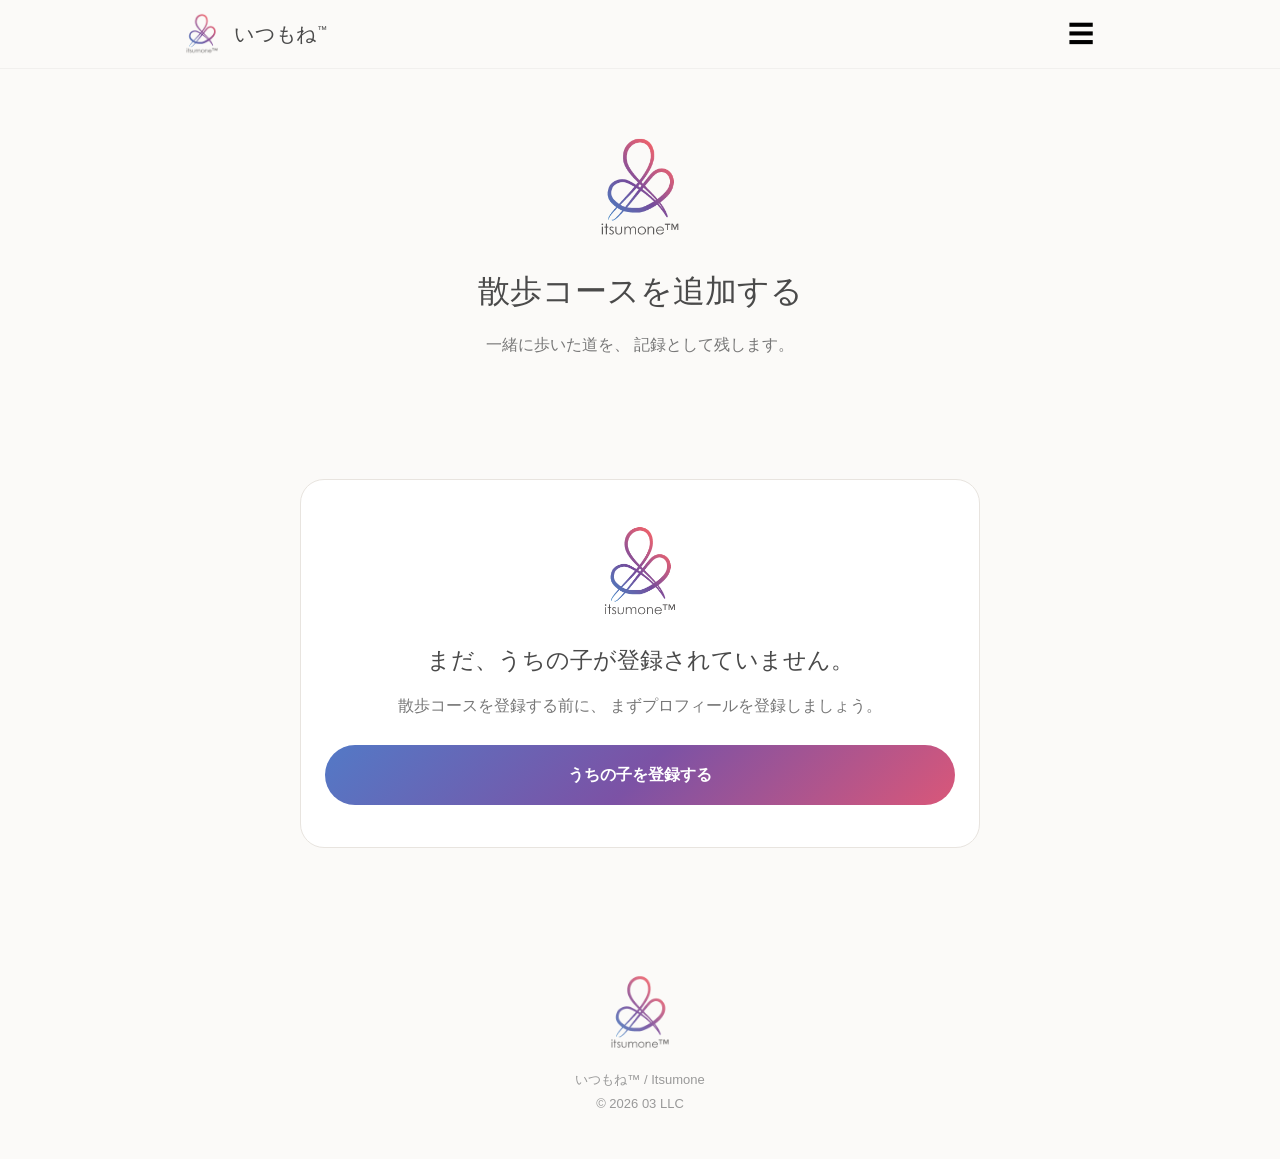
<file: walk-add.html>
<!DOCTYPE html>
<html lang="ja">

<head>

  <!-- =========================================================
       基本設定
       ========================================================= -->

  <meta charset="UTF-8">

  <meta
    name="viewport"
    content="width=device-width, initial-scale=1.0"
  >

  <title>散歩コースを追加する｜いつもね™</title>

  <meta
    name="description"
    content="いつもね™に、うちの子と一緒に歩いた散歩コースや思い出の道を登録します。"
  >

  <meta
    name="theme-color"
    content="#ffffff"
  >


  <!-- =========================================================
       共通CSS
       ========================================================= -->

  <link
    rel="stylesheet"
    href="style.css"
  >


  <!-- =========================================================
       アイコン
       ========================================================= -->

  <link
    rel="icon"
    type="image/png"
    sizes="192x192"
    href="icons/icon-192.png"
  >

  <link
    rel="apple-touch-icon"
    href="icons/icon-192.png"
  >


  <!-- =========================================================
       walk-add.html 専用CSS
       ========================================================= -->

  <style>

    /* ---------------------------------------------------------
       ページ全体
       --------------------------------------------------------- */

    .walk-add-wrap {
      max-width: 680px;
      margin: 0 auto;
    }


    /* ---------------------------------------------------------
       現在のうちの子
       --------------------------------------------------------- */

    .current-pet-card {
      display: flex;
      align-items: center;
      gap: 14px;

      margin-bottom: 28px;

      padding: 16px 18px;

      background: white;

      border: 1px solid var(--line);
      border-radius: var(--radius);
    }


    .current-pet-photo {
      width: 64px;
      height: 64px;

      flex-shrink: 0;

      border-radius: 50%;

      object-fit: cover;

      background: #f2efeb;

      border: 1px solid var(--line);
    }


    .current-pet-name {
      margin: 0;

      font-size: 20px;
      font-weight: 500;
    }


    .current-pet-sub {
      margin-top: 3px;

      color: var(--subtext);

      font-size: 13px;
    }


    /* ---------------------------------------------------------
       写真
       --------------------------------------------------------- */

    .walk-photo-area {
      text-align: center;

      margin-bottom: 28px;
    }


    .walk-photo-preview {
      width: 100%;
      max-width: 420px;

      aspect-ratio: 4 / 3;

      margin: 0 auto 14px;

      object-fit: cover;

      background: #f2efeb;

      border: 1px solid var(--line);
      border-radius: var(--radius-small);
    }


    .walk-photo-button {
      display: inline-block;

      padding: 10px 18px;

      background: white;

      border: 1px solid var(--line);
      border-radius: 999px;

      cursor: pointer;
    }


    .walk-photo-input {
      display: none;
    }


    /* ---------------------------------------------------------
       任意表示
       --------------------------------------------------------- */

    .optional {
      margin-left: 6px;

      color: var(--subtext);

      font-size: 12px;
      font-weight: normal;
    }


    /* ---------------------------------------------------------
       2列入力
       --------------------------------------------------------- */

    .two-column-grid {
      display: grid;

      grid-template-columns: 1fr;

      gap: 14px;
    }


    /* ---------------------------------------------------------
       途中スポット
       --------------------------------------------------------- */

    .spot-list {
      display: grid;

      gap: 10px;
    }


    .spot-option {
      display: flex;
      align-items: center;
      gap: 10px;

      padding: 12px 14px;

      background: white;

      border: 1px solid var(--line);
      border-radius: 14px;
    }


    .spot-option input {
      width: 18px;
      height: 18px;
    }


    .spot-option label {
      flex: 1;

      cursor: pointer;
    }


    /* ---------------------------------------------------------
       場所未登録メッセージ
       --------------------------------------------------------- */

    .places-help {
      margin-top: 12px;

      padding: 14px 16px;

      background: #faf8f5;

      border-radius: 14px;

      color: var(--subtext);

      font-size: 13px;
    }


    .places-help a {
      text-decoration: underline;
    }


    /* ---------------------------------------------------------
       保存
       --------------------------------------------------------- */

    .form-actions {
      margin-top: 34px;
    }


    .form-actions .btn {
      width: 100%;

      border: none;

      cursor: pointer;
    }


    .back-link {
      display: block;

      margin-top: 16px;

      text-align: center;

      color: var(--subtext);

      font-size: 14px;
    }


    /* ---------------------------------------------------------
       保存完了
       --------------------------------------------------------- */

    .save-message {
      display: none;

      margin-top: 20px;

      padding: 16px 18px;

      text-align: center;

      background:
        rgba(124, 82, 165, 0.08);

      border-radius: var(--radius-small);
    }


    /* ---------------------------------------------------------
       うちの子未登録
       --------------------------------------------------------- */

    .empty-state {
      padding: 42px 24px;

      text-align: center;

      background: white;

      border: 1px solid var(--line);
      border-radius: var(--radius);
    }


    .empty-state img {
      width: 100px;

      margin: 0 auto 18px;
    }


    .empty-state h2 {
      margin: 0 0 10px;

      font-size: 23px;
      font-weight: 500;
    }


    .empty-state p {
      margin: 0 0 24px;

      color: var(--subtext);
    }


    /* ---------------------------------------------------------
       PC表示
       --------------------------------------------------------- */

    @media (min-width: 700px) {

      .two-column-grid {
        grid-template-columns:
          repeat(2, 1fr);
      }

    }

  </style>

</head>


<body>


  <!-- =========================================================
       ヘッダー
       ========================================================= -->

  <header>

    <div class="container header-inner">

      <a
        href="index.html"
        class="brand"
      >

        <img
          src="icons/icon-192.png"
          alt="いつもね"
          class="brand-mark"
        >

        <div class="brand-name">
          いつもね<sup>™</sup>
        </div>

      </a>


      <button
        class="menu-button"
        aria-label="メニュー"
        type="button"
      >
        ☰
      </button>

    </div>

  </header>



  <!-- =========================================================
       メイン
       ========================================================= -->

  <main>


    <!-- =======================================================
         ページタイトル
         ======================================================= -->

    <section class="page-hero">

      <div class="container">

        <img
          src="icons/icon-192.png"
          alt=""
          class="page-logo"
        >

        <h1 class="page-title">
          散歩コースを追加する
        </h1>

        <p class="page-subtitle">
          一緒に歩いた道を、
          記録として残します。
        </p>

      </div>

    </section>



    <!-- =======================================================
         フォーム
         ======================================================= -->

    <section>

      <div class="container">

        <div
          id="walk-add-root"
          class="walk-add-wrap"
        >
        </div>

      </div>

    </section>


  </main>



  <!-- =========================================================
       フッター
       ========================================================= -->

  <footer>

    <div class="container">

      <img
        src="icons/icon-192.png"
        alt=""
        class="footer-logo"
      >

      <div>
        いつもね™ / Itsumone
      </div>

      <div>
        © 2026 03 LLC
      </div>

    </div>

  </footer>



  <!-- =========================================================
       JavaScript
       ========================================================= -->

  <script>

    /* =========================================================
       うちの子一覧
       ========================================================= */

    const pets =
      JSON.parse(
        localStorage.getItem("itsumonePets") || "[]"
      );


    /* =========================================================
       現在選択中のうちの子
       ========================================================= */

    const currentPetId =
      localStorage.getItem("itsumoneCurrentPet");


    /* =========================================================
       表示先
       ========================================================= */

    const walkAddRoot =
      document.getElementById("walk-add-root");


    /* =========================================================
       HTMLエスケープ
       ========================================================= */

    function escapeHtml(value) {

      return String(value ?? "")
        .replaceAll("&", "&amp;")
        .replaceAll("<", "&lt;")
        .replaceAll(">", "&gt;")
        .replaceAll('"', "&quot;")
        .replaceAll("'", "&#039;");

    }


    /* =========================================================
       現在のうちの子を取得
       ========================================================= */

    function getCurrentPet() {

      if (pets.length === 0) {
        return null;
      }


      if (currentPetId) {

        const found =
          pets.find(
            pet =>
              String(pet.id) ===
              String(currentPetId)
          );


        if (found) {
          return found;
        }

      }


      return pets[pets.length - 1];

    }


    /* =========================================================
       現在の子に紐づく場所一覧
       ========================================================= */

    function getPetPlaces(pet) {

      const places =
        JSON.parse(
          localStorage.getItem("itsumonePlaces") || "[]"
        );


      return places.filter(
        place =>
          String(place.petId) ===
          String(pet.id)
      );

    }


    /* =========================================================
       場所選択用optionを作る
       ========================================================= */

    function buildPlaceOptions(places) {

      /* 何も選ばない */
      let html = `
        <option value="">
          選択しない
        </option>
      `;


      /* 場所一覧 */
      places.forEach(
        place => {

          html += `

            <option value="${place.id}">
              ${escapeHtml(place.name)}
            </option>

          `;

        }
      );


      return html;

    }


    /* =========================================================
       途中スポット用チェックボックス
       ========================================================= */

    function buildSpotOptions(places) {

      /* 場所がない */
      if (places.length === 0) {

        return `

          <div class="places-help">

            まだ「思い出の場所」がありません。
            <br>
            先に
            <a href="place-add.html">
              思い出の場所を登録
            </a>
            すると、途中スポットとして選べます。

          </div>

        `;

      }


      return `

        <div class="spot-list">

          ${places
            .map(
              place => `

                <div class="spot-option">

                  <input
                    type="checkbox"
                    name="walk-spots"
                    id="spot-${place.id}"
                    value="${place.id}"
                  >

                  <label
                    for="spot-${place.id}"
                  >
                    📍 ${escapeHtml(place.name)}
                  </label>

                </div>

              `
            )
            .join("")
          }

        </div>

      `;

    }


    /* =========================================================
       ページ表示
       ========================================================= */

    function renderPage() {

      const pet =
        getCurrentPet();


      /* ---------------------------------------------------------
         うちの子未登録
         --------------------------------------------------------- */

      if (!pet) {

        walkAddRoot.innerHTML = `

          <div class="empty-state">

            <img
              src="icons/icon-192.png"
              alt=""
            >

            <h2>
              まだ、うちの子が登録されていません。
            </h2>

            <p>
              散歩コースを登録する前に、
              まずプロフィールを登録しましょう。
            </p>

            <a
              href="register.html"
              class="btn btn-primary"
            >
              うちの子を登録する
            </a>

          </div>

        `;

        return;

      }


      /* ---------------------------------------------------------
         プロフィール写真
         --------------------------------------------------------- */

      const petPhoto =
        pet.photo
          ? pet.photo
          : "icons/icon-192.png";


      /* ---------------------------------------------------------
         この子の思い出の場所
         --------------------------------------------------------- */

      const petPlaces =
        getPetPlaces(pet);


      /* ---------------------------------------------------------
         select用HTML
         --------------------------------------------------------- */

      const placeOptions =
        buildPlaceOptions(petPlaces);


      /* ---------------------------------------------------------
         途中スポット用HTML
         --------------------------------------------------------- */

      const spotOptions =
        buildSpotOptions(petPlaces);


      /* ---------------------------------------------------------
         フォーム
         --------------------------------------------------------- */

      walkAddRoot.innerHTML = `

        <!-- ================================================
             現在のうちの子
             ================================================ -->

        <div class="current-pet-card">

          <img
            src="${petPhoto}"
            alt="${escapeHtml(pet.name)}の写真"
            class="current-pet-photo"
          >

          <div>

            <h2 class="current-pet-name">
              ${escapeHtml(pet.name)}
            </h2>

            <div class="current-pet-sub">
              この子との散歩コースを登録します
            </div>

          </div>

        </div>



        <!-- ================================================
             散歩コース登録フォーム
             ================================================ -->

        <form
          id="walk-form"
          class="form-card"
        >


          <!-- ==============================================
               写真
               ============================================== -->

          <div class="walk-photo-area">

            <img
              id="walk-photo-preview"
              src="icons/icon-512.png"
              alt="散歩コースの写真"
              class="walk-photo-preview"
            >

            <label
              for="walk-photo"
              class="walk-photo-button"
            >
              📷 写真を選ぶ
            </label>

            <input
              type="file"
              id="walk-photo"
              class="walk-photo-input"
              accept="image/*"
            >

            <p class="form-note">
              コースを象徴する写真があれば登録できます。
            </p>

          </div>



          <!-- ==============================================
               コース名
               ============================================== -->

          <div class="form-group">

            <label
              for="walk-name"
              class="form-label"
            >
              コース名
            </label>

            <input
              type="text"
              id="walk-name"
              class="form-input"
              placeholder="例：朝の湖畔コース"
              required
            >

          </div>



          <!-- ==============================================
               距離・所要時間
               ============================================== -->

          <div class="form-group">

            <div class="two-column-grid">


              <!-- 距離 -->
              <div>

                <label
                  for="walk-distance"
                  class="form-label"
                >
                  距離
                  <span class="optional">
                    任意
                  </span>
                </label>

                <input
                  type="number"
                  id="walk-distance"
                  class="form-input"
                  step="0.1"
                  min="0"
                  placeholder="2.4"
                >

                <p class="form-note">
                  km
                </p>

              </div>


              <!-- 所要時間 -->
              <div>

                <label
                  for="walk-duration"
                  class="form-label"
                >
                  所要時間
                  <span class="optional">
                    任意
                  </span>
                </label>

                <input
                  type="number"
                  id="walk-duration"
                  class="form-input"
                  step="1"
                  min="0"
                  placeholder="35"
                >

                <p class="form-note">
                  分
                </p>

              </div>

            </div>

          </div>



          <!-- ==============================================
               よく歩いた時期
               ============================================== -->

          <div class="form-group">

            <label
              for="walk-season"
              class="form-label"
            >
              よく歩いた時期
              <span class="optional">
                任意
              </span>
            </label>

            <input
              type="text"
              id="walk-season"
              class="form-input"
              placeholder="例：春〜秋、2020年頃、毎年冬など"
            >

          </div>



          <!-- ==============================================
               頻度・時間帯
               ============================================== -->

          <div class="form-group">

            <div class="two-column-grid">


              <!-- 頻度 -->
              <div>

                <label
                  for="walk-frequency"
                  class="form-label"
                >
                  よく歩いた頻度
                  <span class="optional">
                    任意
                  </span>
                </label>

                <input
                  type="text"
                  id="walk-frequency"
                  class="form-input"
                  placeholder="例：ほぼ毎日"
                >

              </div>


              <!-- 時間帯 -->
              <div>

                <label
                  for="walk-time"
                  class="form-label"
                >
                  時間帯
                  <span class="optional">
                    任意
                  </span>
                </label>

                <select
                  id="walk-time"
                  class="form-select"
                >

                  <option value="">
                    選択しない
                  </option>

                  <option value="早朝">
                    早朝
                  </option>

                  <option value="朝">
                    朝
                  </option>

                  <option value="昼">
                    昼
                  </option>

                  <option value="夕方">
                    夕方
                  </option>

                  <option value="夜">
                    夜
                  </option>

                  <option value="時間は決まっていない">
                    時間は決まっていない
                  </option>

                </select>

              </div>

            </div>

          </div>



          <!-- ==============================================
               スタート地点
               ============================================== -->

          <div class="form-group">

            <label
              for="walk-start"
              class="form-label"
            >
              スタート地点
              <span class="optional">
                任意
              </span>
            </label>

            <select
              id="walk-start"
              class="form-select"
            >

              ${placeOptions}

            </select>

            <p class="form-note">
              「思い出の場所」に登録済みの地点から選べます。
            </p>

          </div>



          <!-- ==============================================
               ゴール地点
               ============================================== -->

          <div class="form-group">

            <label
              for="walk-end"
              class="form-label"
            >
              ゴール地点
              <span class="optional">
                任意
              </span>
            </label>

            <select
              id="walk-end"
              class="form-select"
            >

              ${placeOptions}

            </select>

          </div>



          <!-- ==============================================
               途中の思い出スポット
               ============================================== -->

          <div class="form-group">

            <div class="form-label">

              途中の思い出スポット

              <span class="optional">
                任意
              </span>

            </div>


            <p class="form-note">
              複数選べます。
            </p>


            ${spotOptions}

          </div>



          <!-- ==============================================
               コースの思い出
               ============================================== -->

          <div class="form-group">

            <label
              for="walk-memory"
              class="form-label"
            >
              このコースの思い出
              <span class="optional">
                任意
              </span>
            </label>

            <textarea
              id="walk-memory"
              class="form-textarea"
              placeholder="いつも同じ場所で立ち止まった、雨の日だけ別の道を歩いた、桜の季節が好きだった…など"
            ></textarea>

          </div>



          <!-- ==============================================
               保存
               ============================================== -->

          <div class="form-actions">

            <button
              type="submit"
              class="btn btn-primary"
            >
              この散歩コースを残す
            </button>


            <a
              href="walks.html"
              class="back-link"
            >
              散歩コース一覧へ戻る
            </a>

          </div>



          <!-- 保存完了 -->
          <div
            id="save-message"
            class="save-message"
          >
            散歩コースを保存しました。
            <br>
            一緒に歩いた道も、大切な記録です。
          </div>


        </form>

      `;


      /* ---------------------------------------------------------
         フォーム機能
         --------------------------------------------------------- */

      setupWalkForm(pet);

    }


    /* =========================================================
       フォーム機能
       ========================================================= */

    function setupWalkForm(pet) {

      /* ---------------------------------------------------------
         要素取得
         --------------------------------------------------------- */

      const form =
        document.getElementById("walk-form");


      const photoInput =
        document.getElementById("walk-photo");


      const photoPreview =
        document.getElementById("walk-photo-preview");


      const saveMessage =
        document.getElementById("save-message");


      /* ---------------------------------------------------------
         写真データ
         --------------------------------------------------------- */

      let photoData = "";


      /* =========================================================
         写真選択
         ========================================================= */

      photoInput.addEventListener(
        "change",
        function () {

          const file =
            this.files[0];


          if (!file) {
            return;
          }


          if (!file.type.startsWith("image/")) {

            alert(
              "画像ファイルを選んでください。"
            );

            return;

          }


          const reader =
            new FileReader();


          reader.onload =
            function (event) {

              const image =
                new Image();


              image.onload =
                function () {

                  /* -------------------------------------------
                     画像を縮小
                     ------------------------------------------- */

                  const canvas =
                    document.createElement("canvas");


                  const ctx =
                    canvas.getContext("2d");


                  const maxSize =
                    1200;


                  let width =
                    image.width;


                  let height =
                    image.height;


                  /* 横長 */
                  if (
                    width > height &&
                    width > maxSize
                  ) {

                    height =
                      Math.round(
                        height * maxSize / width
                      );

                    width =
                      maxSize;

                  }


                  /* 縦長 */
                  if (
                    height >= width &&
                    height > maxSize
                  ) {

                    width =
                      Math.round(
                        width * maxSize / height
                      );

                    height =
                      maxSize;

                  }


                  canvas.width =
                    width;


                  canvas.height =
                    height;


                  ctx.drawImage(
                    image,
                    0,
                    0,
                    width,
                    height
                  );


                  photoData =
                    canvas.toDataURL(
                      "image/jpeg",
                      0.82
                    );


                  photoPreview.src =
                    photoData;

                };


              image.src =
                event.target.result;

            };


          reader.readAsDataURL(file);

        }
      );


      /* =========================================================
         保存処理
         ========================================================= */

      form.addEventListener(
        "submit",
        function (event) {

          /* 通常送信停止 */
          event.preventDefault();


          /* -------------------------------------------------------
             選択された途中スポット
             ------------------------------------------------------- */

          const selectedSpots =
            document.querySelectorAll(
              'input[name="walk-spots"]:checked'
            );


          const spotIds =
            Array.from(selectedSpots)
              .map(
                input =>
                  Number(input.value)
              );


          /* -------------------------------------------------------
             散歩コースオブジェクト
             ------------------------------------------------------- */

          const walk = {

            /* 一意ID */
            id:
              Date.now(),

            /* どの子の散歩か */
            petId:
              pet.id,

            /* コース名 */
            name:
              document
                .getElementById("walk-name")
                .value
                .trim(),

            /* 距離 */
            distance:
              document
                .getElementById("walk-distance")
                .value
                .trim(),

            /* 所要時間 */
            duration:
              document
                .getElementById("walk-duration")
                .value
                .trim(),

            /* 時期 */
            season:
              document
                .getElementById("walk-season")
                .value
                .trim(),

            /* 頻度 */
            frequency:
              document
                .getElementById("walk-frequency")
                .value
                .trim(),

            /* 時間帯 */
            timeOfDay:
              document
                .getElementById("walk-time")
                .value,

            /* スタート地点ID */
            startPlaceId:
              document
                .getElementById("walk-start")
                .value
                ? Number(
                    document
                      .getElementById("walk-start")
                      .value
                  )
                : "",

            /* ゴール地点ID */
            endPlaceId:
              document
                .getElementById("walk-end")
                .value
                ? Number(
                    document
                      .getElementById("walk-end")
                      .value
                  )
                : "",

            /* 途中スポット */
            spotIds:
              spotIds,

            /* 思い出 */
            memory:
              document
                .getElementById("walk-memory")
                .value
                .trim(),

            /* 写真 */
            photo:
              photoData,

            /* 登録日時 */
            createdAt:
              new Date().toISOString()

          };


          /* -------------------------------------------------------
             既存の散歩コース
             ------------------------------------------------------- */

          const walks =
            JSON.parse(
              localStorage.getItem(
                "itsumoneWalks"
              ) || "[]"
            );


          /* 新規追加 */
          walks.push(walk);


          /* -------------------------------------------------------
             保存
             ------------------------------------------------------- */

          try {

            localStorage.setItem(
              "itsumoneWalks",
              JSON.stringify(walks)
            );


            /* 保存完了 */
            saveMessage.style.display =
              "block";


            /* -----------------------------------------------------
               一覧へ戻る
               ----------------------------------------------------- */

            setTimeout(
              function () {

                window.location.href =
                  "walks.html";

              },
              900
            );


          } catch (error) {

            console.error(error);


            alert(
              "保存できませんでした。\n" +
              "写真の容量が大きい可能性があります。"
            );

          }

        }
      );

    }


    /* =========================================================
       初回表示
       ========================================================= */

    renderPage();

  </script>


</body>

</html>
</file>
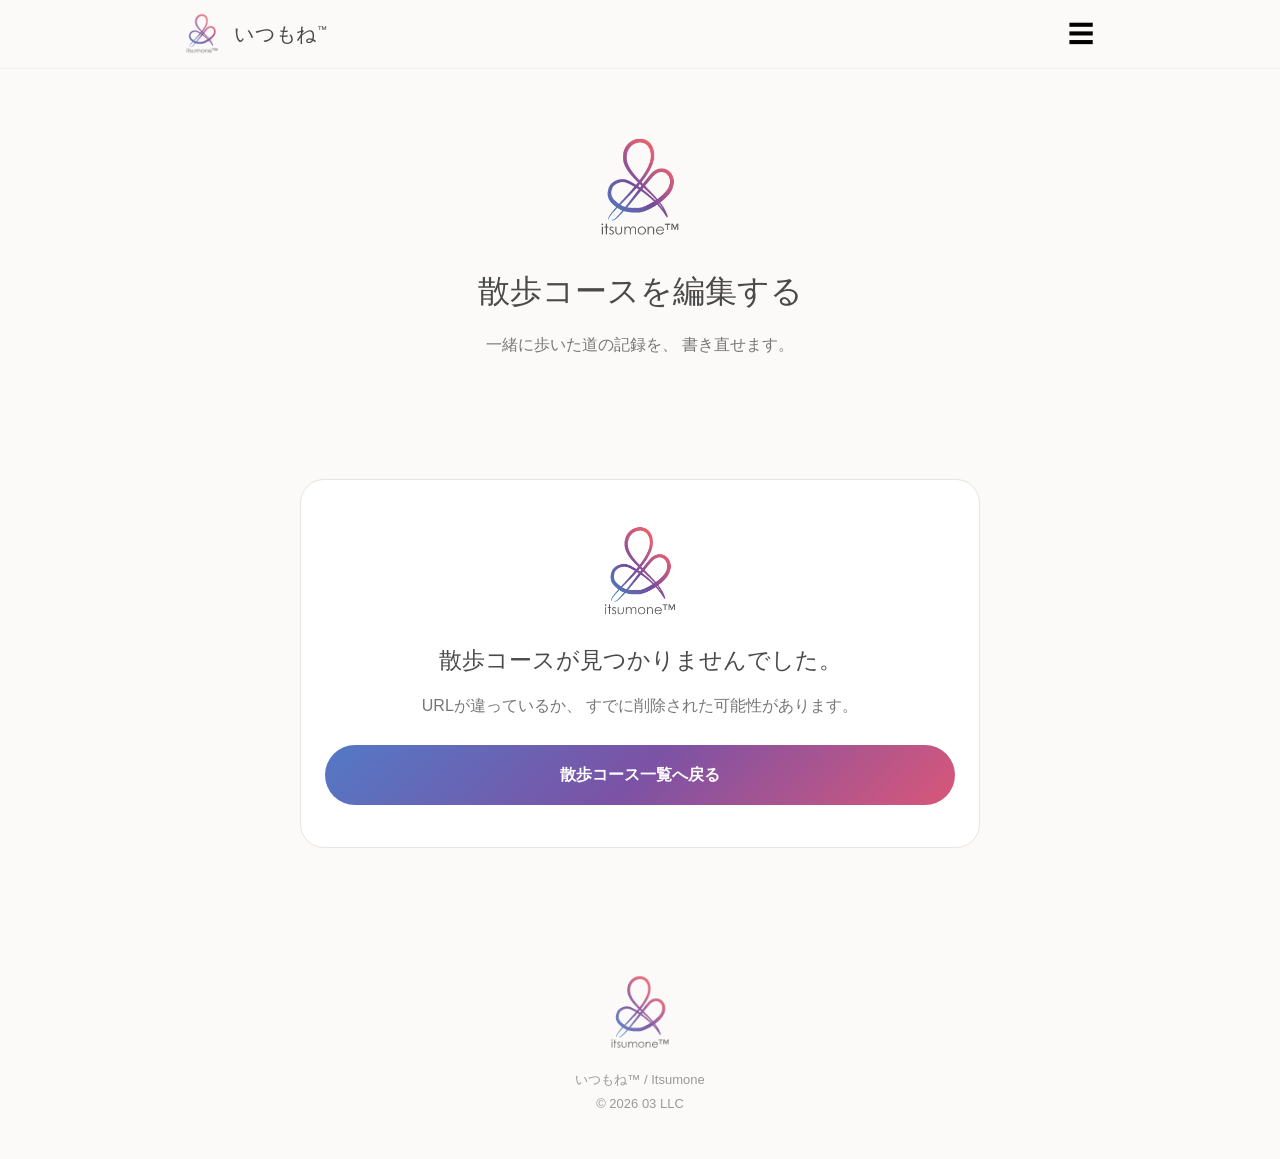
<file: walk-edit.html>
<!DOCTYPE html>
<html lang="ja">

<head>

  <!-- =========================================================
       基本設定
       ========================================================= -->

  <meta charset="UTF-8">

  <meta
    name="viewport"
    content="width=device-width, initial-scale=1.0"
  >

  <title>散歩コースを編集する｜いつもね™</title>

  <meta
    name="description"
    content="いつもね™に保存した、うちの子との散歩コースを編集します。"
  >

  <meta
    name="theme-color"
    content="#ffffff"
  >


  <!-- =========================================================
       共通CSS
       ========================================================= -->

  <link
    rel="stylesheet"
    href="style.css"
  >


  <!-- =========================================================
       アイコン
       ========================================================= -->

  <link
    rel="icon"
    type="image/png"
    sizes="192x192"
    href="icons/icon-192.png"
  >

  <link
    rel="apple-touch-icon"
    href="icons/icon-192.png"
  >


  <!-- =========================================================
       walk-edit.html 専用CSS
       ========================================================= -->

  <style>

    /* ---------------------------------------------------------
       ページ全体
       --------------------------------------------------------- */

    .walk-edit-wrap {
      max-width: 680px;
      margin: 0 auto;
    }


    /* ---------------------------------------------------------
       現在のうちの子
       --------------------------------------------------------- */

    .current-pet-card {
      display: flex;
      align-items: center;
      gap: 14px;

      margin-bottom: 28px;

      padding: 16px 18px;

      background: white;

      border: 1px solid var(--line);
      border-radius: var(--radius);
    }


    .current-pet-photo {
      width: 64px;
      height: 64px;

      flex-shrink: 0;

      border-radius: 50%;

      object-fit: cover;

      background: #f2efeb;

      border: 1px solid var(--line);
    }


    .current-pet-name {
      margin: 0;

      font-size: 20px;
      font-weight: 500;
    }


    .current-pet-sub {
      margin-top: 3px;

      color: var(--subtext);

      font-size: 13px;
    }


    /* ---------------------------------------------------------
       散歩コース写真
       --------------------------------------------------------- */

    .walk-photo-area {
      text-align: center;

      margin-bottom: 28px;
    }


    .walk-photo-preview {
      width: 100%;
      max-width: 420px;

      aspect-ratio: 4 / 3;

      margin: 0 auto 14px;

      object-fit: cover;

      background: #f2efeb;

      border: 1px solid var(--line);
      border-radius: var(--radius-small);
    }


    .walk-photo-button {
      display: inline-block;

      padding: 10px 18px;

      background: white;

      border: 1px solid var(--line);
      border-radius: 999px;

      cursor: pointer;
    }


    .walk-photo-input {
      display: none;
    }


    /* ---------------------------------------------------------
       写真を外すボタン
       --------------------------------------------------------- */

    .photo-remove-button {
      display: inline-block;

      margin-left: 8px;

      padding: 10px 18px;

      color: #a94b4b;

      background: white;

      border: 1px solid #e8caca;
      border-radius: 999px;

      cursor: pointer;
    }


    .photo-remove-button:hover {
      background: #fff6f6;
    }


    /* ---------------------------------------------------------
       任意表示
       --------------------------------------------------------- */

    .optional {
      margin-left: 6px;

      color: var(--subtext);

      font-size: 12px;
      font-weight: normal;
    }


    /* ---------------------------------------------------------
       2列
       --------------------------------------------------------- */

    .two-column-grid {
      display: grid;

      grid-template-columns: 1fr;

      gap: 14px;
    }


    /* ---------------------------------------------------------
       途中スポット
       --------------------------------------------------------- */

    .spot-list {
      display: grid;

      gap: 10px;
    }


    .spot-option {
      display: flex;
      align-items: center;
      gap: 10px;

      padding: 12px 14px;

      background: white;

      border: 1px solid var(--line);
      border-radius: 14px;
    }


    .spot-option input {
      width: 18px;
      height: 18px;
    }


    .spot-option label {
      flex: 1;

      cursor: pointer;
    }


    /* ---------------------------------------------------------
       場所未登録案内
       --------------------------------------------------------- */

    .places-help {
      margin-top: 12px;

      padding: 14px 16px;

      background: #faf8f5;

      border-radius: 14px;

      color: var(--subtext);

      font-size: 13px;
    }


    .places-help a {
      text-decoration: underline;
    }


    /* ---------------------------------------------------------
       保存ボタン
       --------------------------------------------------------- */

    .form-actions {
      margin-top: 34px;
    }


    .form-actions .btn {
      width: 100%;

      border: none;

      cursor: pointer;
    }


    .back-link {
      display: block;

      margin-top: 16px;

      text-align: center;

      color: var(--subtext);

      font-size: 14px;
    }


    /* ---------------------------------------------------------
       保存完了
       --------------------------------------------------------- */

    .save-message {
      display: none;

      margin-top: 20px;

      padding: 16px 18px;

      text-align: center;

      background:
        rgba(124, 82, 165, 0.08);

      border-radius: var(--radius-small);
    }


    /* ---------------------------------------------------------
       エラー表示
       --------------------------------------------------------- */

    .error-state {
      padding: 42px 24px;

      text-align: center;

      background: white;

      border: 1px solid var(--line);
      border-radius: var(--radius);
    }


    .error-state img {
      width: 100px;

      margin: 0 auto 18px;
    }


    .error-state h2 {
      margin: 0 0 10px;

      font-size: 23px;
      font-weight: 500;
    }


    .error-state p {
      margin: 0 0 24px;

      color: var(--subtext);
    }


    /* ---------------------------------------------------------
       PC表示
       --------------------------------------------------------- */

    @media (min-width: 700px) {

      .two-column-grid {
        grid-template-columns:
          repeat(2, 1fr);
      }

    }

  </style>

</head>


<body>


  <!-- =========================================================
       ヘッダー
       ========================================================= -->

  <header>

    <div class="container header-inner">

      <a
        href="index.html"
        class="brand"
      >

        <img
          src="icons/icon-192.png"
          alt="いつもね"
          class="brand-mark"
        >

        <div class="brand-name">
          いつもね<sup>™</sup>
        </div>

      </a>


      <button
        class="menu-button"
        aria-label="メニュー"
        type="button"
      >
        ☰
      </button>

    </div>

  </header>



  <!-- =========================================================
       メイン
       ========================================================= -->

  <main>


    <!-- =======================================================
         ページタイトル
         ======================================================= -->

    <section class="page-hero">

      <div class="container">

        <img
          src="icons/icon-192.png"
          alt=""
          class="page-logo"
        >

        <h1 class="page-title">
          散歩コースを編集する
        </h1>

        <p class="page-subtitle">
          一緒に歩いた道の記録を、
          書き直せます。
        </p>

      </div>

    </section>



    <!-- =======================================================
         編集フォーム
         ======================================================= -->

    <section>

      <div class="container">

        <div
          id="walk-edit-root"
          class="walk-edit-wrap"
        >
        </div>

      </div>

    </section>


  </main>



  <!-- =========================================================
       フッター
       ========================================================= -->

  <footer>

    <div class="container">

      <img
        src="icons/icon-192.png"
        alt=""
        class="footer-logo"
      >

      <div>
        いつもね™ / Itsumone
      </div>

      <div>
        © 2026 03 LLC
      </div>

    </div>

  </footer>



  <!-- =========================================================
       JavaScript
       ========================================================= -->

  <script>

    /* =========================================================
       URLから散歩コースIDを取得
       
       例：
       walk-edit.html?id=123456789
       ========================================================= */

    const params =
      new URLSearchParams(
        window.location.search
      );


    const walkId =
      params.get("id");


    /* =========================================================
       localStorageからデータ取得
       ========================================================= */

    const pets =
      JSON.parse(
        localStorage.getItem("itsumonePets") || "[]"
      );


    const walks =
      JSON.parse(
        localStorage.getItem("itsumoneWalks") || "[]"
      );


    const places =
      JSON.parse(
        localStorage.getItem("itsumonePlaces") || "[]"
      );


    /* 表示先 */
    const walkEditRoot =
      document.getElementById("walk-edit-root");


    /* =========================================================
       HTMLエスケープ
       ========================================================= */

    function escapeHtml(value) {

      return String(value ?? "")
        .replaceAll("&", "&amp;")
        .replaceAll("<", "&lt;")
        .replaceAll(">", "&gt;")
        .replaceAll('"', "&quot;")
        .replaceAll("'", "&#039;");

    }


    /* =========================================================
       編集対象の散歩コースを取得
       ========================================================= */

    function getTargetWalk() {

      if (!walkId) {
        return null;
      }


      return walks.find(
        walk =>
          String(walk.id) ===
          String(walkId)
      ) || null;

    }


    /* =========================================================
       コースに紐づくうちの子
       ========================================================= */

    function getPetForWalk(walk) {

      if (!walk) {
        return null;
      }


      return pets.find(
        pet =>
          String(pet.id) ===
          String(walk.petId)
      ) || null;

    }


    /* =========================================================
       この子の場所だけ取得
       ========================================================= */

    function getPlacesForPet(pet) {

      return places.filter(
        place =>
          String(place.petId) ===
          String(pet.id)
      );

    }


    /* =========================================================
       場所selectのoptionを作る
       
       selectedId と一致するものを
       selected にします。
       ========================================================= */

    function buildPlaceOptions(
      petPlaces,
      selectedId
    ) {

      let html = `

        <option value="">
          選択しない
        </option>

      `;


      petPlaces.forEach(
        place => {

          const selected =
            String(place.id) ===
            String(selectedId)
              ? "selected"
              : "";


          html += `

            <option
              value="${place.id}"
              ${selected}
            >
              ${escapeHtml(place.name)}
            </option>

          `;

        }
      );


      return html;

    }


    /* =========================================================
       途中スポット一覧
       ========================================================= */

    function buildSpotOptions(
      petPlaces,
      selectedSpotIds
    ) {

      /* 場所が無い */
      if (petPlaces.length === 0) {

        return `

          <div class="places-help">

            まだ「思い出の場所」がありません。
            <br>
            先に
            <a href="place-add.html">
              思い出の場所を登録
            </a>
            すると、途中スポットとして選べます。

          </div>

        `;

      }


      /* 配列でなければ空配列 */
      const selectedIds =
        Array.isArray(selectedSpotIds)
          ? selectedSpotIds
          : [];


      return `

        <div class="spot-list">

          ${petPlaces
            .map(
              place => {

                const checked =
                  selectedIds.some(
                    id =>
                      String(id) ===
                      String(place.id)
                  )
                    ? "checked"
                    : "";


                return `

                  <div class="spot-option">

                    <input
                      type="checkbox"
                      name="walk-spots"
                      id="spot-${place.id}"
                      value="${place.id}"
                      ${checked}
                    >

                    <label
                      for="spot-${place.id}"
                    >
                      📍 ${escapeHtml(place.name)}
                    </label>

                  </div>

                `;

              }
            )
            .join("")
          }

        </div>

      `;

    }


    /* =========================================================
       時間帯selectのselected
       ========================================================= */

    function selectedTime(
      currentValue,
      optionValue
    ) {

      return (
        currentValue === optionValue
          ? "selected"
          : ""
      );

    }


    /* =========================================================
       ページ表示
       ========================================================= */

    function renderPage() {

      const walk =
        getTargetWalk();


      /* ---------------------------------------------------------
         コースが見つからない
         --------------------------------------------------------- */

      if (!walk) {

        walkEditRoot.innerHTML = `

          <div class="error-state">

            <img
              src="icons/icon-192.png"
              alt=""
            >

            <h2>
              散歩コースが見つかりませんでした。
            </h2>

            <p>
              URLが違っているか、
              すでに削除された可能性があります。
            </p>

            <a
              href="walks.html"
              class="btn btn-primary"
            >
              散歩コース一覧へ戻る
            </a>

          </div>

        `;

        return;

      }


      /* ---------------------------------------------------------
         紐づくうちの子
         --------------------------------------------------------- */

      const pet =
        getPetForWalk(walk);


      if (!pet) {

        walkEditRoot.innerHTML = `

          <div class="error-state">

            <img
              src="icons/icon-192.png"
              alt=""
            >

            <h2>
              うちの子の情報が見つかりませんでした。
            </h2>

            <p>
              この散歩コースに紐づくプロフィールが
              見つかりません。
            </p>

            <a
              href="walks.html"
              class="btn btn-primary"
            >
              散歩コース一覧へ戻る
            </a>

          </div>

        `;

        return;

      }


      /* ---------------------------------------------------------
         この子の場所一覧
         --------------------------------------------------------- */

      const petPlaces =
        getPlacesForPet(pet);


      /* ---------------------------------------------------------
         プロフィール写真
         --------------------------------------------------------- */

      const petPhoto =
        pet.photo
          ? pet.photo
          : "icons/icon-192.png";


      /* ---------------------------------------------------------
         コース写真
         --------------------------------------------------------- */

      const walkPhoto =
        walk.photo
          ? walk.photo
          : "icons/icon-512.png";


      /* ---------------------------------------------------------
         スタート地点
         --------------------------------------------------------- */

      const startOptions =
        buildPlaceOptions(
          petPlaces,
          walk.startPlaceId
        );


      /* ---------------------------------------------------------
         ゴール地点
         --------------------------------------------------------- */

      const endOptions =
        buildPlaceOptions(
          petPlaces,
          walk.endPlaceId
        );


      /* ---------------------------------------------------------
         途中スポット
         --------------------------------------------------------- */

      const spotOptions =
        buildSpotOptions(
          petPlaces,
          walk.spotIds
        );


      /* ---------------------------------------------------------
         フォーム描画
         --------------------------------------------------------- */

      walkEditRoot.innerHTML = `

        <!-- ================================================
             現在のうちの子
             ================================================ -->

        <div class="current-pet-card">

          <img
            src="${petPhoto}"
            alt="${escapeHtml(pet.name)}の写真"
            class="current-pet-photo"
          >

          <div>

            <h2 class="current-pet-name">
              ${escapeHtml(pet.name)}
            </h2>

            <div class="current-pet-sub">
              この子との散歩コースを編集します
            </div>

          </div>

        </div>



        <!-- ================================================
             編集フォーム
             ================================================ -->

        <form
          id="walk-edit-form"
          class="form-card"
        >


          <!-- ==============================================
               写真
               ============================================== -->

          <div class="walk-photo-area">

            <img
              id="walk-photo-preview"
              src="${walkPhoto}"
              alt="散歩コースの写真"
              class="walk-photo-preview"
            >


            <!-- 写真変更 -->
            <label
              for="walk-photo"
              class="walk-photo-button"
            >
              📷 写真を変更
            </label>


            <!-- 写真を外す -->
            <button
              type="button"
              id="photo-remove-button"
              class="photo-remove-button"
            >
              写真を外す
            </button>


            <!-- 実際のファイル入力 -->
            <input
              type="file"
              id="walk-photo"
              class="walk-photo-input"
              accept="image/*"
            >


            <p class="form-note">
              写真を変更しない場合は、
              そのままで大丈夫です。
            </p>

          </div>



          <!-- ==============================================
               コース名
               ============================================== -->

          <div class="form-group">

            <label
              for="walk-name"
              class="form-label"
            >
              コース名
            </label>

            <input
              type="text"
              id="walk-name"
              class="form-input"
              value="${escapeHtml(walk.name || "")}"
              required
            >

          </div>



          <!-- ==============================================
               距離・所要時間
               ============================================== -->

          <div class="form-group">

            <div class="two-column-grid">


              <!-- 距離 -->
              <div>

                <label
                  for="walk-distance"
                  class="form-label"
                >
                  距離
                  <span class="optional">
                    任意
                  </span>
                </label>

                <input
                  type="number"
                  id="walk-distance"
                  class="form-input"
                  step="0.1"
                  min="0"
                  value="${escapeHtml(walk.distance || "")}"
                  placeholder="2.4"
                >

                <p class="form-note">
                  km
                </p>

              </div>


              <!-- 所要時間 -->
              <div>

                <label
                  for="walk-duration"
                  class="form-label"
                >
                  所要時間
                  <span class="optional">
                    任意
                  </span>
                </label>

                <input
                  type="number"
                  id="walk-duration"
                  class="form-input"
                  step="1"
                  min="0"
                  value="${escapeHtml(walk.duration || "")}"
                  placeholder="35"
                >

                <p class="form-note">
                  分
                </p>

              </div>

            </div>

          </div>



          <!-- ==============================================
               よく歩いた時期
               ============================================== -->

          <div class="form-group">

            <label
              for="walk-season"
              class="form-label"
            >
              よく歩いた時期
              <span class="optional">
                任意
              </span>
            </label>

            <input
              type="text"
              id="walk-season"
              class="form-input"
              value="${escapeHtml(walk.season || "")}"
              placeholder="例：春〜秋、2020年頃、毎年冬など"
            >

          </div>



          <!-- ==============================================
               頻度・時間帯
               ============================================== -->

          <div class="form-group">

            <div class="two-column-grid">


              <!-- 頻度 -->
              <div>

                <label
                  for="walk-frequency"
                  class="form-label"
                >
                  よく歩いた頻度
                  <span class="optional">
                    任意
                  </span>
                </label>

                <input
                  type="text"
                  id="walk-frequency"
                  class="form-input"
                  value="${escapeHtml(walk.frequency || "")}"
                  placeholder="例：ほぼ毎日"
                >

              </div>


              <!-- 時間帯 -->
              <div>

                <label
                  for="walk-time"
                  class="form-label"
                >
                  時間帯
                  <span class="optional">
                    任意
                  </span>
                </label>

                <select
                  id="walk-time"
                  class="form-select"
                >

                  <option
                    value=""
                    ${selectedTime(walk.timeOfDay, "")}
                  >
                    選択しない
                  </option>

                  <option
                    value="早朝"
                    ${selectedTime(walk.timeOfDay, "早朝")}
                  >
                    早朝
                  </option>

                  <option
                    value="朝"
                    ${selectedTime(walk.timeOfDay, "朝")}
                  >
                    朝
                  </option>

                  <option
                    value="昼"
                    ${selectedTime(walk.timeOfDay, "昼")}
                  >
                    昼
                  </option>

                  <option
                    value="夕方"
                    ${selectedTime(walk.timeOfDay, "夕方")}
                  >
                    夕方
                  </option>

                  <option
                    value="夜"
                    ${selectedTime(walk.timeOfDay, "夜")}
                  >
                    夜
                  </option>

                  <option
                    value="時間は決まっていない"
                    ${selectedTime(
                      walk.timeOfDay,
                      "時間は決まっていない"
                    )}
                  >
                    時間は決まっていない
                  </option>

                </select>

              </div>

            </div>

          </div>



          <!-- ==============================================
               スタート地点
               ============================================== -->

          <div class="form-group">

            <label
              for="walk-start"
              class="form-label"
            >
              スタート地点
              <span class="optional">
                任意
              </span>
            </label>

            <select
              id="walk-start"
              class="form-select"
            >

              ${startOptions}

            </select>

          </div>



          <!-- ==============================================
               ゴール地点
               ============================================== -->

          <div class="form-group">

            <label
              for="walk-end"
              class="form-label"
            >
              ゴール地点
              <span class="optional">
                任意
              </span>
            </label>

            <select
              id="walk-end"
              class="form-select"
            >

              ${endOptions}

            </select>

          </div>



          <!-- ==============================================
               途中スポット
               ============================================== -->

          <div class="form-group">

            <div class="form-label">

              途中の思い出スポット

              <span class="optional">
                任意
              </span>

            </div>


            <p class="form-note">
              複数選べます。
            </p>


            ${spotOptions}

          </div>



          <!-- ==============================================
               思い出
               ============================================== -->

          <div class="form-group">

            <label
              for="walk-memory"
              class="form-label"
            >
              このコースの思い出
              <span class="optional">
                任意
              </span>
            </label>

            <textarea
              id="walk-memory"
              class="form-textarea"
            >${escapeHtml(walk.memory || "")}</textarea>

          </div>



          <!-- ==============================================
               保存
               ============================================== -->

          <div class="form-actions">

            <button
              type="submit"
              class="btn btn-primary"
            >
              変更を保存する
            </button>


            <a
              href="walks.html"
              class="back-link"
            >
              変更せず、散歩コース一覧へ戻る
            </a>

          </div>



          <!-- 保存完了 -->
          <div
            id="save-message"
            class="save-message"
          >
            散歩コースを更新しました。
          </div>


        </form>

      `;


      /* ---------------------------------------------------------
         編集機能を設定
         --------------------------------------------------------- */

      setupEditForm(walk);

    }


    /* =========================================================
       編集フォーム機能
       ========================================================= */

    function setupEditForm(walk) {

      /* ---------------------------------------------------------
         要素取得
         --------------------------------------------------------- */

      const form =
        document.getElementById("walk-edit-form");


      const photoInput =
        document.getElementById("walk-photo");


      const photoPreview =
        document.getElementById("walk-photo-preview");


      const photoRemoveButton =
        document.getElementById("photo-remove-button");


      const saveMessage =
        document.getElementById("save-message");


      /* =========================================================
         写真データ
         
         編集開始時は既存写真をそのまま保持
         ========================================================= */

      let photoData =
        walk.photo || "";


      /* =========================================================
         写真変更
         ========================================================= */

      photoInput.addEventListener(
        "change",
        function () {

          const file =
            this.files[0];


          if (!file) {
            return;
          }


          if (!file.type.startsWith("image/")) {

            alert(
              "画像ファイルを選んでください。"
            );

            return;

          }


          const reader =
            new FileReader();


          reader.onload =
            function (event) {

              const image =
                new Image();


              image.onload =
                function () {

                  /* -------------------------------------------
                     画像縮小
                     ------------------------------------------- */

                  const canvas =
                    document.createElement("canvas");


                  const ctx =
                    canvas.getContext("2d");


                  const maxSize =
                    1200;


                  let width =
                    image.width;


                  let height =
                    image.height;


                  /* 横長 */
                  if (
                    width > height &&
                    width > maxSize
                  ) {

                    height =
                      Math.round(
                        height * maxSize / width
                      );

                    width =
                      maxSize;

                  }


                  /* 縦長 */
                  if (
                    height >= width &&
                    height > maxSize
                  ) {

                    width =
                      Math.round(
                        width * maxSize / height
                      );

                    height =
                      maxSize;

                  }


                  canvas.width =
                    width;


                  canvas.height =
                    height;


                  ctx.drawImage(
                    image,
                    0,
                    0,
                    width,
                    height
                  );


                  photoData =
                    canvas.toDataURL(
                      "image/jpeg",
                      0.82
                    );


                  photoPreview.src =
                    photoData;

                };


              image.src =
                event.target.result;

            };


          reader.readAsDataURL(file);

        }
      );


      /* =========================================================
         写真を外す
         ========================================================= */

      photoRemoveButton.addEventListener(
        "click",
        function () {

          const ok =
            confirm(
              "この散歩コースの写真を外しますか？"
            );


          if (!ok) {
            return;
          }


          photoData = "";


          photoPreview.src =
            "icons/icon-512.png";


          photoInput.value = "";

        }
      );


      /* =========================================================
         保存処理
         ========================================================= */

      form.addEventListener(
        "submit",
        function (event) {

          /* 通常送信停止 */
          event.preventDefault();


          /* -------------------------------------------------------
             途中スポット
             ------------------------------------------------------- */

          const selectedSpots =
            document.querySelectorAll(
              'input[name="walk-spots"]:checked'
            );


          const spotIds =
            Array.from(selectedSpots)
              .map(
                input =>
                  Number(input.value)
              );


          /* -------------------------------------------------------
             最新データを取得
             ------------------------------------------------------- */

          const latestWalks =
            JSON.parse(
              localStorage.getItem(
                "itsumoneWalks"
              ) || "[]"
            );


          /* -------------------------------------------------------
             対象インデックス
             ------------------------------------------------------- */

          const index =
            latestWalks.findIndex(
              item =>
                String(item.id) ===
                String(walk.id)
            );


          if (index === -1) {

            alert(
              "編集する散歩コースが見つかりませんでした。"
            );

            return;

          }


          /* -------------------------------------------------------
             スタート地点
             ------------------------------------------------------- */

          const startValue =
            document
              .getElementById("walk-start")
              .value;


          /* -------------------------------------------------------
             ゴール地点
             ------------------------------------------------------- */

          const endValue =
            document
              .getElementById("walk-end")
              .value;


          /* -------------------------------------------------------
             更新データ
             ------------------------------------------------------- */

          const updatedWalk = {

            /* 元IDを維持 */
            id:
              walk.id,

            /* うちの子ID */
            petId:
              walk.petId,

            /* コース名 */
            name:
              document
                .getElementById("walk-name")
                .value
                .trim(),

            /* 距離 */
            distance:
              document
                .getElementById("walk-distance")
                .value
                .trim(),

            /* 所要時間 */
            duration:
              document
                .getElementById("walk-duration")
                .value
                .trim(),

            /* 時期 */
            season:
              document
                .getElementById("walk-season")
                .value
                .trim(),

            /* 頻度 */
            frequency:
              document
                .getElementById("walk-frequency")
                .value
                .trim(),

            /* 時間帯 */
            timeOfDay:
              document
                .getElementById("walk-time")
                .value,

            /* スタート地点 */
            startPlaceId:
              startValue
                ? Number(startValue)
                : "",

            /* ゴール地点 */
            endPlaceId:
              endValue
                ? Number(endValue)
                : "",

            /* 途中スポット */
            spotIds:
              spotIds,

            /* 思い出 */
            memory:
              document
                .getElementById("walk-memory")
                .value
                .trim(),

            /* 写真 */
            photo:
              photoData,

            /* 登録日時維持 */
            createdAt:
              walk.createdAt ||
              new Date().toISOString(),

            /* 更新日時 */
            updatedAt:
              new Date().toISOString()

          };


          /* -------------------------------------------------------
             配列内を置き換え
             ------------------------------------------------------- */

          latestWalks[index] =
            updatedWalk;


          /* -------------------------------------------------------
             保存
             ------------------------------------------------------- */

          try {

            localStorage.setItem(
              "itsumoneWalks",
              JSON.stringify(latestWalks)
            );


            /* 保存完了 */
            saveMessage.style.display =
              "block";


            /* -----------------------------------------------------
               一覧へ戻る
               ----------------------------------------------------- */

            setTimeout(
              function () {

                window.location.href =
                  "walks.html";

              },
              900
            );


          } catch (error) {

            console.error(error);


            alert(
              "保存できませんでした。\n" +
              "写真の容量が大きい可能性があります。"
            );

          }

        }
      );

    }


    /* =========================================================
       初回表示
       ========================================================= */

    renderPage();

  </script>


</body>

</html>
</file>
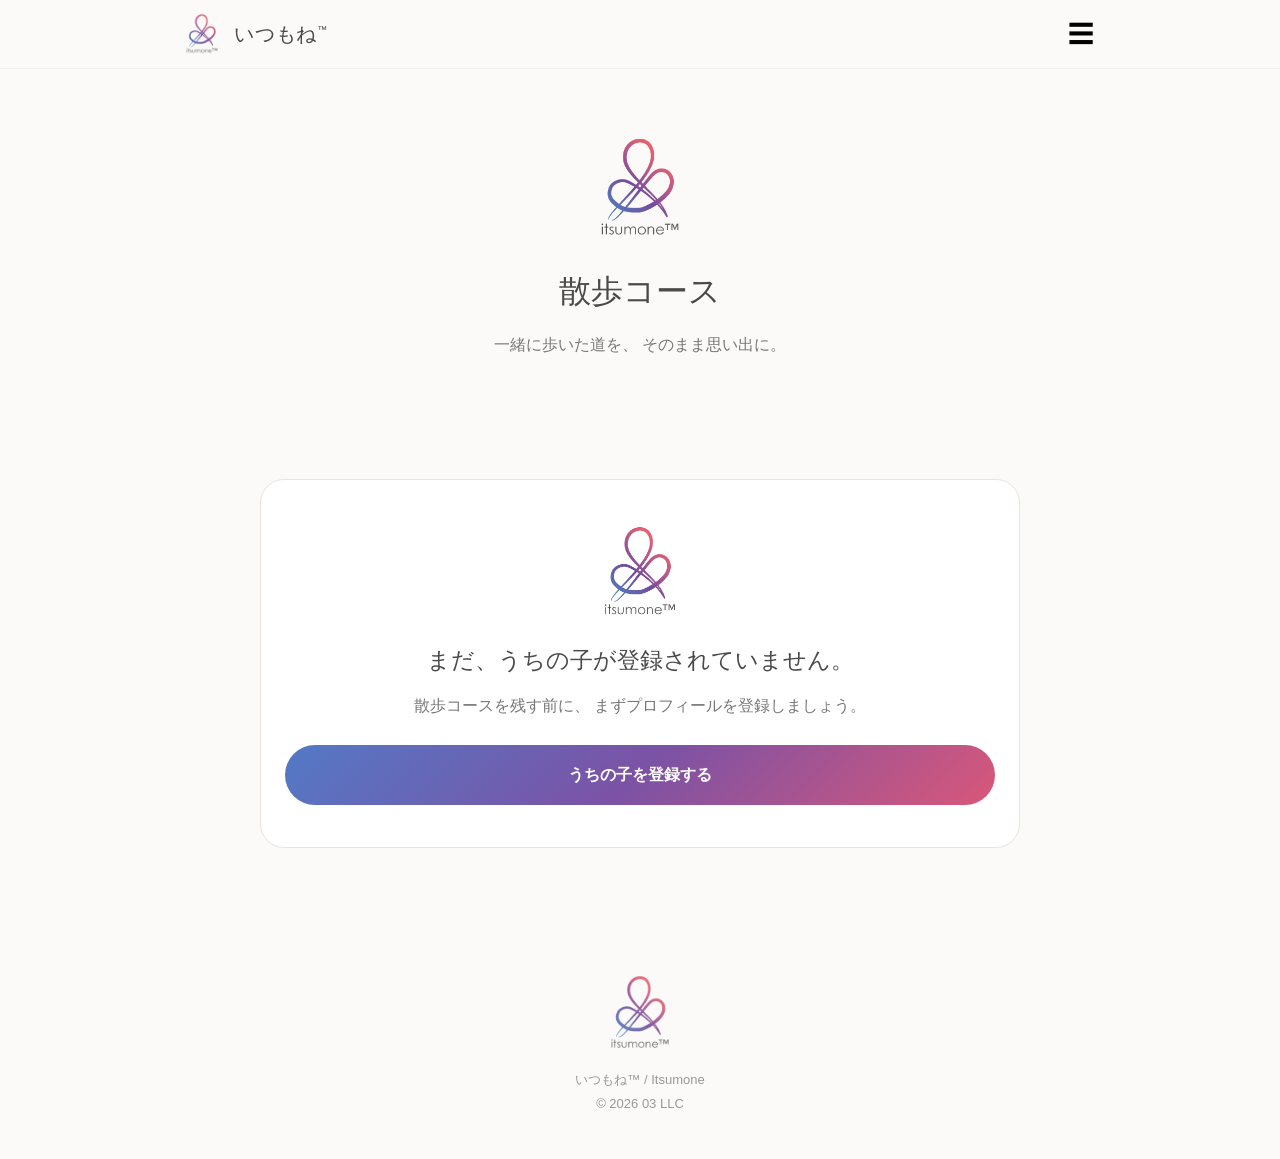
<file: walks.html>
<!DOCTYPE html>
<html lang="ja">

<head>

  <!-- =========================================================
       基本設定
       ========================================================= -->

  <meta charset="UTF-8">

  <meta
    name="viewport"
    content="width=device-width, initial-scale=1.0"
  >

  <title>散歩コース｜いつもね™</title>

  <meta
    name="description"
    content="いつもね™に、うちの子と一緒に歩いた散歩コースや思い出の道を残します。"
  >

  <meta
    name="theme-color"
    content="#ffffff"
  >


  <!-- =========================================================
       共通CSS
       ========================================================= -->

  <link
    rel="stylesheet"
    href="style.css"
  >


  <!-- =========================================================
       アイコン
       ========================================================= -->

  <link
    rel="icon"
    type="image/png"
    sizes="192x192"
    href="icons/icon-192.png"
  >

  <link
    rel="apple-touch-icon"
    href="icons/icon-192.png"
  >


  <!-- =========================================================
       walks.html 専用CSS
       ========================================================= -->

  <style>

    /* ---------------------------------------------------------
       ページ全体
       --------------------------------------------------------- */

    .walks-wrap {
      max-width: 760px;
      margin: 0 auto;
    }


    /* ---------------------------------------------------------
       現在のうちの子
       --------------------------------------------------------- */

    .current-pet {
      display: flex;
      align-items: center;
      gap: 16px;

      margin-bottom: 30px;

      padding: 18px 20px;

      background: white;

      border: 1px solid var(--line);
      border-radius: var(--radius);
    }


    .current-pet-photo {
      width: 72px;
      height: 72px;

      flex-shrink: 0;

      border-radius: 50%;

      object-fit: cover;

      background: #f2efeb;

      border: 1px solid var(--line);
    }


    .current-pet-info {
      flex: 1;
    }


    .current-pet-name {
      margin: 0;

      font-size: 22px;
      font-weight: 500;
    }


    .current-pet-sub {
      margin-top: 4px;

      color: var(--subtext);

      font-size: 13px;
    }


    /* ---------------------------------------------------------
       ページ説明
       --------------------------------------------------------- */

    .walks-message {
      margin-bottom: 34px;

      padding: 28px;

      text-align: center;

      background:
        linear-gradient(
          135deg,
          rgba(83, 121, 198, 0.06),
          rgba(124, 82, 165, 0.06),
          rgba(217, 87, 121, 0.06)
        );

      border-radius: var(--radius);
    }


    .walks-message h2 {
      margin: 0 0 10px;

      font-size: 22px;
      font-weight: 500;
    }


    .walks-message p {
      margin: 0;

      color: var(--subtext);

      line-height: 1.9;
    }


    /* ---------------------------------------------------------
       セクション見出し
       --------------------------------------------------------- */

    .walk-section {
      margin-top: 38px;
    }


    .walk-section-title {
      margin: 0 0 16px;

      font-size: 21px;
      font-weight: 600;
    }


    /* ---------------------------------------------------------
       散歩コース一覧
       --------------------------------------------------------- */

    .walk-list {
      display: grid;

      gap: 22px;
    }


    /* ---------------------------------------------------------
       コースカード
       --------------------------------------------------------- */

    .walk-card {
      overflow: hidden;

      background: white;

      border: 1px solid var(--line);
      border-radius: var(--radius);
    }


    /* 写真 */
    .walk-photo {
      width: 100%;

      aspect-ratio: 4 / 3;

      object-fit: cover;

      background: #f2efeb;
    }


    /* 本文 */
    .walk-body {
      padding: 22px;
    }


    /* ---------------------------------------------------------
       上部メタ情報
       --------------------------------------------------------- */

    .walk-meta {
      display: flex;

      flex-wrap: wrap;

      gap: 8px;

      margin-bottom: 10px;
    }


    .walk-badge {
      display: inline-block;

      padding: 4px 9px;

      border-radius: 999px;

      background: #f4f1ee;

      color: var(--subtext);

      font-size: 12px;
    }


    /* ---------------------------------------------------------
       コース名
       --------------------------------------------------------- */

    .walk-title {
      margin: 0 0 14px;

      font-size: 21px;

      font-weight: 600;
    }


    /* ---------------------------------------------------------
       コース情報
       --------------------------------------------------------- */

    .walk-info {
      display: grid;

      gap: 10px;

      margin-bottom: 16px;
    }


    .walk-info-row {
      display: grid;

      grid-template-columns: 90px 1fr;

      gap: 10px;
    }


    .walk-info-label {
      color: var(--subtext);

      font-size: 13px;
    }


    .walk-info-value {
      font-size: 14px;
    }


    /* ---------------------------------------------------------
       スタート → ゴール
       --------------------------------------------------------- */

    .walk-route {
      margin: 18px 0;

      padding: 16px;

      background: #faf8f5;

      border-radius: var(--radius-small);
    }


    .walk-route-point {
      display: flex;

      gap: 10px;

      align-items: flex-start;
    }


    .walk-route-icon {
      width: 24px;

      flex-shrink: 0;

      text-align: center;
    }


    .walk-route-line {
      width: 2px;
      height: 24px;

      margin: 4px 0 4px 11px;

      background: var(--line);
    }


    /* ---------------------------------------------------------
       思い出スポット
       --------------------------------------------------------- */

    .walk-spots {
      margin-top: 18px;

      padding-top: 18px;

      border-top: 1px solid var(--line);
    }


    .walk-spots-title {
      margin: 0 0 10px;

      font-size: 14px;

      font-weight: 600;
    }


    .walk-spot-list {
      display: flex;

      flex-wrap: wrap;

      gap: 8px;
    }


    .walk-spot {
      padding: 6px 10px;

      background: #f4f1ee;

      border-radius: 999px;

      color: var(--subtext);

      font-size: 12px;
    }


    /* ---------------------------------------------------------
       思い出本文
       --------------------------------------------------------- */

    .walk-memory {
      margin-top: 18px;

      color: var(--subtext);

      line-height: 1.9;

      white-space: pre-wrap;
    }


    /* ---------------------------------------------------------
       編集・削除
       --------------------------------------------------------- */

    .walk-card-actions {
      display: flex;

      gap: 10px;

      margin-top: 20px;
    }


    .walk-action-btn {
      flex: 1;

      padding: 10px 14px;

      text-align: center;

      border-radius: 999px;

      font-size: 14px;

      cursor: pointer;
    }


    .walk-edit-btn {
      background: white;

      border: 1px solid var(--line);
    }


    .walk-delete-btn {
      color: #a94b4b;

      background: white;

      border: 1px solid #e8caca;
    }


    .walk-delete-btn:hover {
      background: #fff6f6;
    }


    /* ---------------------------------------------------------
       コース未登録
       --------------------------------------------------------- */

    .no-walks {
      padding: 40px 24px;

      text-align: center;

      background: white;

      border: 1px solid var(--line);
      border-radius: var(--radius);
    }


    .no-walks-icon {
      margin-bottom: 12px;

      font-size: 44px;
    }


    .no-walks h2 {
      margin: 0 0 10px;

      font-size: 21px;
      font-weight: 500;
    }


    .no-walks p {
      margin: 0 0 24px;

      color: var(--subtext);
    }


    /* ---------------------------------------------------------
       下部操作
       --------------------------------------------------------- */

    .walks-actions {
      display: grid;

      gap: 12px;

      margin-top: 36px;
    }


    /* ---------------------------------------------------------
       うちの子未登録
       --------------------------------------------------------- */

    .empty-state {
      padding: 42px 24px;

      text-align: center;

      background: white;

      border: 1px solid var(--line);
      border-radius: var(--radius);
    }


    .empty-state img {
      width: 100px;

      margin: 0 auto 18px;
    }


    .empty-state h2 {
      margin: 0 0 10px;

      font-size: 23px;
      font-weight: 500;
    }


    .empty-state p {
      margin: 0 0 24px;

      color: var(--subtext);
    }


    /* ---------------------------------------------------------
       スマートフォン調整
       --------------------------------------------------------- */

    @media (max-width: 520px) {

      .walk-info-row {
        grid-template-columns: 1fr;
        gap: 2px;
      }

    }

  </style>

</head>


<body>


  <!-- =========================================================
       ヘッダー
       ========================================================= -->

  <header>

    <div class="container header-inner">

      <a
        href="index.html"
        class="brand"
      >

        <img
          src="icons/icon-192.png"
          alt="いつもね"
          class="brand-mark"
        >

        <div class="brand-name">
          いつもね<sup>™</sup>
        </div>

      </a>


      <button
        class="menu-button"
        aria-label="メニュー"
        type="button"
      >
        ☰
      </button>

    </div>

  </header>



  <!-- =========================================================
       メイン
       ========================================================= -->

  <main>


    <!-- =======================================================
         ページタイトル
         ======================================================= -->

    <section class="page-hero">

      <div class="container">

        <img
          src="icons/icon-192.png"
          alt=""
          class="page-logo"
        >

        <h1 class="page-title">
          散歩コース
        </h1>

        <p class="page-subtitle">
          一緒に歩いた道を、
          そのまま思い出に。
        </p>

      </div>

    </section>



    <!-- =======================================================
         散歩コース一覧
         ======================================================= -->

    <section>

      <div class="container">

        <div
          id="walks-root"
          class="walks-wrap"
        >
        </div>

      </div>

    </section>


  </main>



  <!-- =========================================================
       フッター
       ========================================================= -->

  <footer>

    <div class="container">

      <img
        src="icons/icon-192.png"
        alt=""
        class="footer-logo"
      >

      <div>
        いつもね™ / Itsumone
      </div>

      <div>
        © 2026 03 LLC
      </div>

    </div>

  </footer>



  <!-- =========================================================
       JavaScript
       ========================================================= -->

  <script>

    /* =========================================================
       うちの子一覧
       ========================================================= */

    const pets =
      JSON.parse(
        localStorage.getItem("itsumonePets") || "[]"
      );


    /* =========================================================
       現在選択中のうちの子ID
       ========================================================= */

    const currentPetId =
      localStorage.getItem("itsumoneCurrentPet");


    /* =========================================================
       表示先
       ========================================================= */

    const walksRoot =
      document.getElementById("walks-root");


    /* =========================================================
       HTMLエスケープ
       ========================================================= */

    function escapeHtml(value) {

      return String(value ?? "")
        .replaceAll("&", "&amp;")
        .replaceAll("<", "&lt;")
        .replaceAll(">", "&gt;")
        .replaceAll('"', "&quot;")
        .replaceAll("'", "&#039;");

    }


    /* =========================================================
       現在のうちの子
       ========================================================= */

    function getCurrentPet() {

      if (pets.length === 0) {
        return null;
      }


      if (currentPetId) {

        const found =
          pets.find(
            pet =>
              String(pet.id) ===
              String(currentPetId)
          );


        if (found) {
          return found;
        }

      }


      return pets[pets.length - 1];

    }


    /* =========================================================
       全散歩コースを取得
       ========================================================= */

    function getAllWalks() {

      return JSON.parse(
        localStorage.getItem("itsumoneWalks") || "[]"
      );

    }


    /* =========================================================
       現在の子のコースだけ取得
       ========================================================= */

    function getPetWalks(pet) {

      const walks =
        getAllWalks();


      return walks.filter(
        walk =>
          String(walk.petId) ===
          String(pet.id)
      );

    }


    /* =========================================================
       新しい順に並べる
       ========================================================= */

    function sortWalks(walks) {

      return [...walks].sort(
        (a, b) =>
          new Date(b.createdAt || 0) -
          new Date(a.createdAt || 0)
      );

    }


    /* =========================================================
       コース削除
       ========================================================= */

    function deleteWalk(walkId) {

      const ok =
        confirm(
          "この散歩コースを削除しますか？\n\n" +
          "削除した内容は元に戻せません。"
        );


      if (!ok) {
        return;
      }


      const walks =
        getAllWalks();


      const updatedWalks =
        walks.filter(
          walk =>
            String(walk.id) !==
            String(walkId)
        );


      localStorage.setItem(
        "itsumoneWalks",
        JSON.stringify(updatedWalks)
      );


      renderWalks();

    }


    /* =========================================================
       場所IDから場所名を取得
       
       将来、散歩コースに
       itsumonePlaces のIDを紐づけます。
       ========================================================= */

    function getPlaceName(placeId) {

      if (!placeId) {
        return "";
      }


      const places =
        JSON.parse(
          localStorage.getItem("itsumonePlaces") || "[]"
        );


      const place =
        places.find(
          item =>
            String(item.id) ===
            String(placeId)
        );


      return place
        ? place.name
        : "";

    }


    /* =========================================================
       散歩コースカードを作る
       ========================================================= */

    function buildWalksHtml(pet) {

      const petWalks =
        sortWalks(
          getPetWalks(pet)
        );


      /* ---------------------------------------------------------
         コース未登録
         --------------------------------------------------------- */

      if (petWalks.length === 0) {

        return `

          <div class="walk-section">

            <h2 class="walk-section-title">
              散歩の記録
            </h2>

            <div class="no-walks">

              <div class="no-walks-icon">
                🐾
              </div>

              <h2>
                まだ散歩コースがありません。
              </h2>

              <p>
                毎日歩いた道。
                <br>
                季節ごとに変えたコース。
                <br>
                よく立ち止まった場所。
                <br><br>
                一緒に歩いた道そのものを、
                思い出として残してみましょう。
              </p>

              <a
                href="walk-add.html"
                class="btn btn-primary"
              >
                最初の散歩コースを登録する
              </a>

            </div>

          </div>

        `;

      }


      /* ---------------------------------------------------------
         カード作成
         --------------------------------------------------------- */

      const cardsHtml =
        petWalks
          .map(
            walk => {

              /* ---------------------------------------------
                 写真
                 --------------------------------------------- */

              const photoHtml =
                walk.photo
                  ? `
                    <img
                      src="${walk.photo}"
                      alt="${escapeHtml(walk.name)}"
                      class="walk-photo"
                    >
                  `
                  : "";


              /* ---------------------------------------------
                 距離
                 --------------------------------------------- */

              const distanceHtml =
                walk.distance
                  ? `
                    <span class="walk-badge">
                      📏 ${escapeHtml(walk.distance)} km
                    </span>
                  `
                  : "";


              /* ---------------------------------------------
                 所要時間
                 --------------------------------------------- */

              const durationHtml =
                walk.duration
                  ? `
                    <span class="walk-badge">
                      ⏱ ${escapeHtml(walk.duration)}分
                    </span>
                  `
                  : "";


              /* ---------------------------------------------
                 時期
                 --------------------------------------------- */

              const seasonHtml =
                walk.season
                  ? `
                    <span class="walk-badge">
                      ${escapeHtml(walk.season)}
                    </span>
                  `
                  : "";


              /* ---------------------------------------------
                 スタート地点
                 --------------------------------------------- */

              const startName =
                walk.startPlaceId
                  ? getPlaceName(walk.startPlaceId)
                  : walk.startName || "";


              /* ---------------------------------------------
                 ゴール地点
                 --------------------------------------------- */

              const endName =
                walk.endPlaceId
                  ? getPlaceName(walk.endPlaceId)
                  : walk.endName || "";


              /* ---------------------------------------------
                 ルート表示
                 --------------------------------------------- */

              let routeHtml = "";


              if (
                startName ||
                endName
              ) {

                routeHtml = `

                  <div class="walk-route">

                    <!-- スタート -->
                    <div class="walk-route-point">

                      <div class="walk-route-icon">
                        🟢
                      </div>

                      <div>
                        ${escapeHtml(
                          startName || "スタート地点"
                        )}
                      </div>

                    </div>


                    <!-- 縦線 -->
                    <div class="walk-route-line"></div>


                    <!-- ゴール -->
                    <div class="walk-route-point">

                      <div class="walk-route-icon">
                        🏁
                      </div>

                      <div>
                        ${escapeHtml(
                          endName || "ゴール地点"
                        )}
                      </div>

                    </div>

                  </div>

                `;

              }


              /* ---------------------------------------------
                 思い出スポット
                 --------------------------------------------- */

              let spotsHtml = "";


              if (
                Array.isArray(walk.spotIds) &&
                walk.spotIds.length > 0
              ) {

                const spotNames =
                  walk.spotIds
                    .map(
                      placeId =>
                        getPlaceName(placeId)
                    )
                    .filter(Boolean);


                if (spotNames.length > 0) {

                  spotsHtml = `

                    <div class="walk-spots">

                      <h4 class="walk-spots-title">
                        途中の思い出スポット
                      </h4>

                      <div class="walk-spot-list">

                        ${spotNames
                          .map(
                            name => `
                              <span class="walk-spot">
                                📍 ${escapeHtml(name)}
                              </span>
                            `
                          )
                          .join("")
                        }

                      </div>

                    </div>

                  `;

                }

              }


              /* ---------------------------------------------
                 思い出本文
                 --------------------------------------------- */

              const memoryHtml =
                walk.memory
                  ? `
                    <p class="walk-memory">
                      ${escapeHtml(walk.memory)}
                    </p>
                  `
                  : "";


              /* ---------------------------------------------
                 編集URL
                 --------------------------------------------- */

              const editUrl =
                `walk-edit.html?id=${encodeURIComponent(walk.id)}`;


              /* ---------------------------------------------
                 カード
                 --------------------------------------------- */

              return `

                <article class="walk-card">

                  ${photoHtml}


                  <div class="walk-body">


                    <!-- 距離・時間・時期 -->
                    <div class="walk-meta">

                      ${distanceHtml}

                      ${durationHtml}

                      ${seasonHtml}

                    </div>


                    <!-- コース名 -->
                    <h3 class="walk-title">
                      ${escapeHtml(walk.name)}
                    </h3>


                    <!-- 補足情報 -->
                    <div class="walk-info">


                      ${
                        walk.frequency
                          ? `
                            <div class="walk-info-row">

                              <div class="walk-info-label">
                                よく歩いた頻度
                              </div>

                              <div class="walk-info-value">
                                ${escapeHtml(walk.frequency)}
                              </div>

                            </div>
                          `
                          : ""
                      }


                      ${
                        walk.timeOfDay
                          ? `
                            <div class="walk-info-row">

                              <div class="walk-info-label">
                                時間帯
                              </div>

                              <div class="walk-info-value">
                                ${escapeHtml(walk.timeOfDay)}
                              </div>

                            </div>
                          `
                          : ""
                      }


                    </div>


                    <!-- スタート→ゴール -->
                    ${routeHtml}


                    <!-- 途中のスポット -->
                    ${spotsHtml}


                    <!-- 思い出 -->
                    ${memoryHtml}


                    <!-- 編集・削除 -->
                    <div class="walk-card-actions">

                      <a
                        href="${editUrl}"
                        class="walk-action-btn walk-edit-btn"
                      >
                        編集
                      </a>


                      <button
                        type="button"
                        class="walk-action-btn walk-delete-btn"
                        data-walk-id="${walk.id}"
                      >
                        削除
                      </button>

                    </div>

                  </div>

                </article>

              `;

            }
          )
          .join("");


      return `

        <div class="walk-section">

          <h2 class="walk-section-title">
            散歩の記録
          </h2>

          <div class="walk-list">

            ${cardsHtml}

          </div>

        </div>

      `;

    }


    /* =========================================================
       メイン表示
       ========================================================= */

    function renderWalks() {

      const pet =
        getCurrentPet();


      /* ---------------------------------------------------------
         うちの子未登録
         --------------------------------------------------------- */

      if (!pet) {

        walksRoot.innerHTML = `

          <div class="empty-state">

            <img
              src="icons/icon-192.png"
              alt=""
            >

            <h2>
              まだ、うちの子が登録されていません。
            </h2>

            <p>
              散歩コースを残す前に、
              まずプロフィールを登録しましょう。
            </p>

            <a
              href="register.html"
              class="btn btn-primary"
            >
              うちの子を登録する
            </a>

          </div>

        `;

        return;

      }


      /* ---------------------------------------------------------
         プロフィール写真
         --------------------------------------------------------- */

      const photo =
        pet.photo
          ? pet.photo
          : "icons/icon-192.png";


      /* ---------------------------------------------------------
         サブ情報
         --------------------------------------------------------- */

      const subParts = [];


      if (pet.species) {

        subParts.push(
          escapeHtml(pet.species)
        );

      }


      if (pet.nickname) {

        subParts.push(
          `呼び名：${escapeHtml(pet.nickname)}`
        );

      }


      const subText =
        subParts.join("・");


      /* ---------------------------------------------------------
         散歩コース一覧
         --------------------------------------------------------- */

      const walksHtml =
        buildWalksHtml(pet);


      /* ---------------------------------------------------------
         ページ全体
         --------------------------------------------------------- */

      walksRoot.innerHTML = `

        <!-- ================================================
             現在のうちの子
             ================================================ -->

        <div class="current-pet">

          <img
            src="${photo}"
            alt="${escapeHtml(pet.name)}の写真"
            class="current-pet-photo"
          >

          <div class="current-pet-info">

            <h2 class="current-pet-name">
              ${escapeHtml(pet.name)}
            </h2>

            ${
              subText
                ? `
                  <div class="current-pet-sub">
                    ${subText}
                  </div>
                `
                : ""
            }

          </div>

        </div>



        <!-- ================================================
             説明
             ================================================ -->

        <div class="walks-message">

          <h2>
            一緒に歩いた道を、残しておく。
          </h2>

          <p>
            毎朝歩いた道も、
            夕方の散歩コースも、
            季節ごとに変わった道も。
            <br>
            一本道ではない「一緒に過ごした時間」を、
            コースとして残します。
          </p>

        </div>



        <!-- ================================================
             散歩コース一覧
             ================================================ -->

        ${walksHtml}



        <!-- ================================================
             下部操作
             ================================================ -->

        <div class="walks-actions">

          <a
            href="walk-add.html"
            class="btn btn-primary"
          >
            散歩コースを追加する
          </a>

          <a
            href="places.html"
            class="btn btn-secondary"
          >
            思い出の場所を見る
          </a>

          <a
            href="memories.html"
            class="btn btn-secondary"
          >
            思い出を見る
          </a>

          <a
            href="profile.html"
            class="btn btn-secondary"
          >
            プロフィールを見る
          </a>

        </div>

      `;


      /* ---------------------------------------------------------
         削除ボタン
         --------------------------------------------------------- */

      const deleteButtons =
        document.querySelectorAll(
          ".walk-delete-btn"
        );


      deleteButtons.forEach(
        button => {

          button.addEventListener(
            "click",
            function () {

              const walkId =
                this.dataset.walkId;


              deleteWalk(walkId);

            }
          );

        }
      );

    }


    /* =========================================================
       初回表示
       ========================================================= */

    renderWalks();

  </script>


</body>

</html>
</file>
<file: style.css>
/* =========================================================
   いつもね™ 共通スタイル
   ========================================================= */


/* =========================================================
   カラーパレット
   ========================================================= */

:root {

  /* ページ背景 */
  --bg: #fbfaf8;

  /* カード背景 */
  --card: #ffffff;

  /* メイン文字色 */
  --text: #4a4a4a;

  /* 補助文字色 */
  --subtext: #777777;

  /* 枠線 */
  --line: #e8e4df;

  /* ブランドカラー */
  --pink: #d95779;
  --purple: #7c52a5;
  --blue: #5379c6;

  /* 共通角丸 */
  --radius: 24px;

  /* 小さめ角丸 */
  --radius-small: 16px;
}


/* =========================================================
   基本リセット
   ========================================================= */

* {
  box-sizing: border-box;
}

html {
  scroll-behavior: smooth;
}

body {
  margin: 0;

  font-family:
    -apple-system,
    BlinkMacSystemFont,
    "Hiragino Kaku Gothic ProN",
    "Yu Gothic",
    "Helvetica Neue",
    Arial,
    sans-serif;

  background: var(--bg);
  color: var(--text);

  line-height: 1.8;
}

img {
  max-width: 100%;
  display: block;
}

a {
  color: inherit;
  text-decoration: none;
}

button,
input,
select,
textarea {
  font: inherit;
}


/* =========================================================
   共通コンテナ
   ========================================================= */

.container {
  width: min(92%, 920px);
  margin: 0 auto;
}


/* =========================================================
   ヘッダー
   ========================================================= */

header {
  position: sticky;
  top: 0;
  z-index: 10;

  background: rgba(251, 250, 248, 0.92);
  backdrop-filter: blur(10px);

  border-bottom: 1px solid rgba(0, 0, 0, 0.04);
}

.header-inner {
  height: 68px;

  display: flex;
  align-items: center;
  justify-content: space-between;
}

.brand {
  display: flex;
  align-items: center;
  gap: 10px;
}

.brand-mark {
  width: 44px;
  height: 44px;

  object-fit: contain;
}

.brand-name {
  font-size: 20px;
  font-weight: 500;

  letter-spacing: 0.04em;
}

.brand-name sup {
  font-size: 10px;
}

.menu-button {
  border: none;
  background: transparent;

  font-size: 26px;

  cursor: pointer;
}


/* =========================================================
   共通セクション
   ========================================================= */

section {
  padding: 80px 0;
}

.section-title {
  margin: 0 0 16px;

  text-align: center;

  font-size: 28px;
  font-weight: 500;
}

.section-lead {
  max-width: 620px;

  margin: 0 auto 42px;

  text-align: center;

  color: var(--subtext);
}


/* =========================================================
   ヒーロー
   ========================================================= */

.hero {
  min-height: 78vh;

  display: flex;
  align-items: center;

  text-align: center;

  padding: 64px 0 72px;
}

.hero-logo {
  width: 190px;

  margin: 0 auto 28px;
}

.hero h1 {
  margin: 0 0 10px;

  font-size: clamp(38px, 9vw, 64px);

  font-weight: 400;

  letter-spacing: 0.04em;
}

.hero h1 sup {
  font-size: 14px;
  vertical-align: super;
}

.hero-sub {
  margin: 0 0 28px;

  font-size: 16px;

  color: var(--subtext);

  letter-spacing: 0.08em;
}

.catch {
  margin: 0 0 18px;

  font-size: clamp(24px, 6vw, 38px);

  font-weight: 500;

  letter-spacing: 0.04em;
}

.lead {
  max-width: 580px;

  margin: 0 auto 36px;

  color: var(--subtext);

  font-size: 16px;
}


/* =========================================================
   ボタン
   ========================================================= */

.hero-buttons {
  display: grid;

  gap: 12px;

  max-width: 360px;

  margin: 0 auto;
}

.btn {
  display: block;

  padding: 16px 22px;

  border-radius: 999px;

  text-align: center;

  font-weight: 600;

  transition: 0.2s;
}

.btn-primary {
  color: white;

  background:
    linear-gradient(
      135deg,
      var(--blue),
      var(--purple),
      var(--pink)
    );
}

.btn-secondary {
  background: white;

  border: 1px solid var(--line);
}

.btn:hover {
  opacity: 0.85;

  transform: translateY(-1px);
}


/* =========================================================
   メッセージボックス
   ========================================================= */

.message-box {
  background: white;

  padding: 38px 28px;

  border-radius: var(--radius);

  border: 1px solid var(--line);

  text-align: center;
}

.message-box p {
  margin: 0;

  font-size: 18px;

  line-height: 2;
}


/* =========================================================
   機能カード
   ========================================================= */

.features {
  display: grid;

  gap: 18px;
}

.feature-card {
  padding: 26px;

  background: var(--card);

  border-radius: var(--radius);

  border: 1px solid var(--line);
}

.feature-icon {
  font-size: 30px;

  margin-bottom: 10px;
}

.feature-card h3 {
  margin: 0 0 8px;

  font-size: 19px;

  font-weight: 600;
}

.feature-card p {
  margin: 0;

  color: var(--subtext);
}


/* =========================================================
   ストーリー部分
   ========================================================= */

.story {
  text-align: center;
}

.story-lines {
  margin: 0 auto;

  max-width: 580px;

  font-size: 18px;

  line-height: 2.2;
}

.story-lines strong {
  font-size: 24px;

  font-weight: 500;
}


/* =========================================================
   CTA
   ========================================================= */

.cta-box {
  padding: 46px 26px;

  border-radius: 28px;

  text-align: center;

  background:
    linear-gradient(
      135deg,
      rgba(83, 121, 198, 0.08),
      rgba(124, 82, 165, 0.08),
      rgba(217, 87, 121, 0.08)
    );
}

.cta-box h2 {
  margin: 0 0 14px;

  font-size: 28px;

  font-weight: 500;
}

.cta-box p {
  margin: 0 0 26px;

  color: var(--subtext);
}

.cta-box .btn {
  max-width: 340px;

  margin: 0 auto;
}


/* =========================================================
   フォーム共通
   register.html などで使用
   ========================================================= */

.form-wrap {
  max-width: 640px;

  margin: 0 auto;
}

.form-card {
  background: white;

  padding: 28px;

  border-radius: var(--radius);

  border: 1px solid var(--line);
}

.form-group {
  margin-bottom: 26px;
}

.form-label {
  display: block;

  margin-bottom: 8px;

  font-weight: 600;
}

.form-note {
  margin-top: 6px;

  color: var(--subtext);

  font-size: 13px;
}

.form-input,
.form-select,
.form-textarea {
  width: 100%;

  padding: 14px 16px;

  background: #ffffff;

  border: 1px solid var(--line);

  border-radius: 14px;

  color: var(--text);
}

.form-textarea {
  min-height: 140px;

  resize: vertical;
}

.form-input:focus,
.form-select:focus,
.form-textarea:focus {
  outline: none;

  border-color: var(--purple);

  box-shadow:
    0 0 0 3px rgba(124, 82, 165, 0.10);
}


/* =========================================================
   プロフィール画像
   ========================================================= */

.profile-photo-wrap {
  text-align: center;

  margin-bottom: 30px;
}

.profile-photo {
  width: 140px;
  height: 140px;

  margin: 0 auto;

  border-radius: 50%;

  object-fit: cover;

  background: #f2efeb;

  border: 1px solid var(--line);
}


/* =========================================================
   ページタイトル
   register / profile / memories 用
   ========================================================= */

.page-hero {
  padding: 64px 0 40px;

  text-align: center;
}

.page-logo {
  width: 110px;

  margin: 0 auto 20px;
}

.page-title {
  margin: 0 0 10px;

  font-size: 32px;

  font-weight: 500;
}

.page-subtitle {
  margin: 0;

  color: var(--subtext);
}


/* =========================================================
   プロフィール情報
   ========================================================= */

.profile-card {
  max-width: 640px;

  margin: 0 auto;

  padding: 30px;

  background: white;

  border-radius: var(--radius);

  border: 1px solid var(--line);

  text-align: center;
}

.profile-name {
  margin: 14px 0 4px;

  font-size: 30px;

  font-weight: 500;
}

.profile-meta {
  color: var(--subtext);

  font-size: 14px;
}


/* =========================================================
   アーカイブ一覧
   ========================================================= */

.archive-grid {
  display: grid;

  gap: 18px;
}

.archive-card {
  padding: 24px;

  background: white;

  border-radius: var(--radius);

  border: 1px solid var(--line);
}

.archive-card h3 {
  margin: 0 0 8px;

  font-size: 18px;
}

.archive-card p {
  margin: 0;

  color: var(--subtext);
}


/* =========================================================
   フッター
   ========================================================= */

footer {
  padding: 44px 0;

  text-align: center;

  color: #999;

  font-size: 13px;
}

.footer-logo {
  width: 82px;

  margin: 0 auto 14px;

  opacity: 0.9;
}


/* =========================================================
   PC表示
   ========================================================= */

@media (min-width: 700px) {

  .features {
    grid-template-columns:
      repeat(2, 1fr);
  }

  .archive-grid {
    grid-template-columns:
      repeat(2, 1fr);
  }

}
</file>
